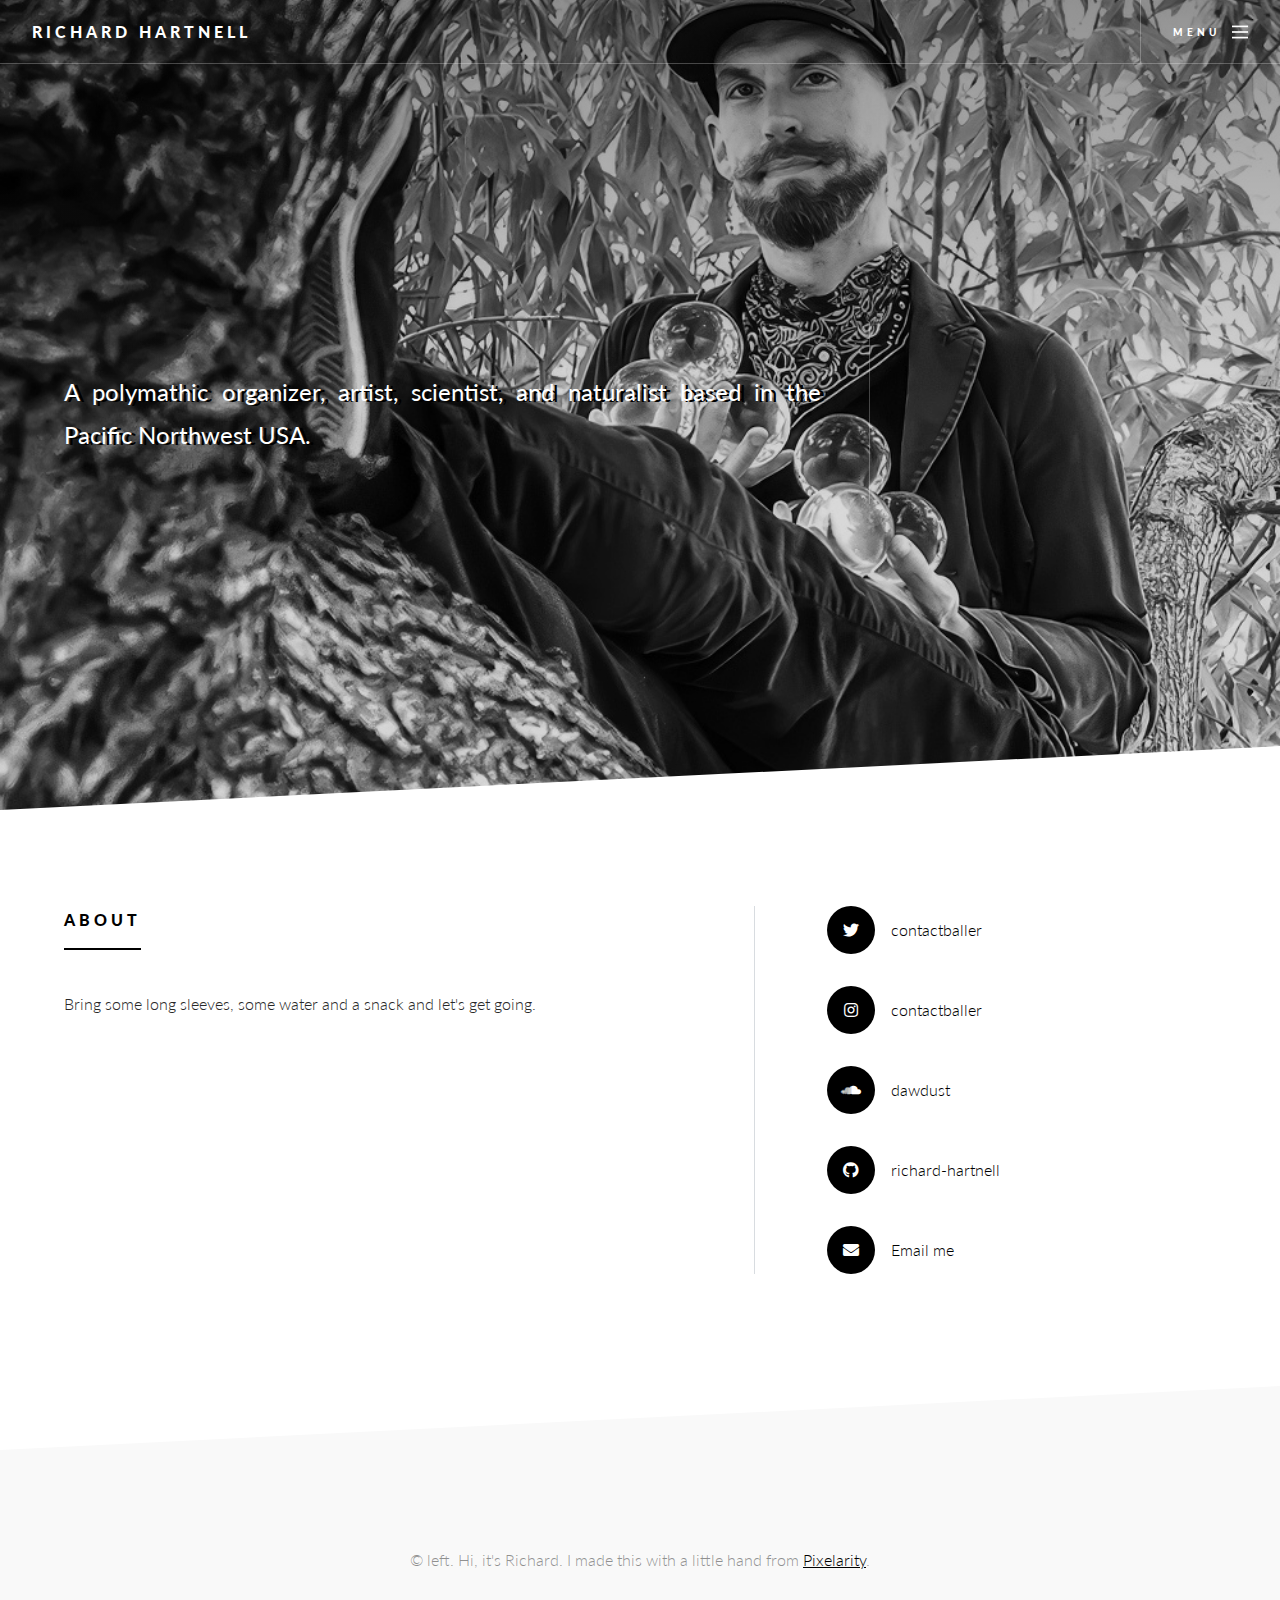
<file: index.html>
<!DOCTYPE HTML>
<!--
	Standout by Pixelarity
	pixelarity.com | hello@pixelarity.com
	License: pixelarity.com/license
-->
<html>
	<head>
		<title>Richard Hartnell</title>
		<meta charset="utf-8" />
		<meta name="viewport" content="width=device-width, initial-scale=1, user-scalable=no" />
		<link rel="stylesheet" href="assets/css/main.css" />
	</head>
	<body class="is-preload">

		<!-- Page wrapper -->
			<div id="page-wrapper">

				<!-- Header -->
					<header id="header" class="alt">
						<span class="logo"><a href="index.html">Richard Hartnell<span></span></a></span>
						<a href="#menu"><span>Menu</span></a>
					</header>

				<!-- Nav -->
					<nav id="menu">
						<div class="inner">
							<h2>Menu</h2>
							<ul class="links">
								<li><a href="index.html">Home</a></li>
								<li><a href="https://github.com/richard-hartnell">GitHub</a></li>
								<li><a href="https://www.linkedin.com/in/richard-hartnell/">LinkedIn</a></li>
								<li><a href="https://www.dawdust.com">Music</a></li>
								<li><a href="https://www.gravitydefiance.net">Circus</a></li>
							</ul>
							<a class="close"><span>Close</span></a>
						</div>
					</nav>

				<!-- Banner -->
					<section id="banner">
						<div class="inner">
							<!-- <h1>Richard Hartnell</h1> -->
							<div class="content" style="text-shadow: 4px 1px black">
								<p style="font-size: 1.5em">A polymathic organizer, artist, scientist, and naturalist based in the Pacific Northwest USA.</p>
								<ul class="actions special">
									<!-- <li><a href="portfolio.html" class="button large next">Our Work</a></li> -->
								</ul>
							</div>
						</div>
					</section>

				<!-- Footer -->
					<section id="footer" class="wrapper">
						<div class="inner">
							<div class="split">
								<div class="content">
									<header>
										<h2>About</h2>
									</header><p>
										Bring some long sleeves, some water and a snack and let's get going.</p>
									
									<!-- <ul class="actions">
										<li><a href="#" class="button next">Full Story</a></li>
									</ul> -->
								</div>
								<ul class="contact-icons">
									<li><a href="https://www.x.com/contactballer" class="icon brands alt fa-twitter"><span class="label">contactballer</span></a></li>
									<!-- <li><a href="#" class="icon brands alt fa-facebook-f"><span class="label">facebook.com/untitled</span></a></li> -->
									<li><a href="https://www.instagram.com/contactballer" class="icon brands alt fa-instagram"><span class="label">contactballer</span></a></li>
									<li><a href="https://www.soundcloud.com/dawdust" class="icon brands alt fa-soundcloud"><span class="label">dawdust</span></a></li>
									<li><a href="https://www.github.com/richard-hartnell" class="icon brands alt fa-github"><span class="label">richard-hartnell</span></a></li>
									<li><a href="mailto:richard@richardhartnell.com" class="icon solid alt fa-envelope"><span class="label">Email me</span></a></li>
								</ul>
							</div>
						</div>
					</section>

				<!-- Copyright -->
					<section class="wrapper style2 copyright">
						<div class="inner">
							&copy; left. Hi, it's Richard. I made this with a little hand from <a href="https://www.pixelarity.com">Pixelarity</a>.
						</div>
					</section>

			</div>

		<!-- Scripts -->
			<script src="assets/js/jquery.min.js"></script>
			<script src="assets/js/jquery.scrollex.min.js"></script>
			<script src="assets/js/jquery.scrolly.min.js"></script>
			<script src="assets/js/browser.min.js"></script>
			<script src="assets/js/breakpoints.min.js"></script>
			<script src="assets/js/util.js"></script>
			<script src="assets/js/main.js"></script>

	</body>
</html>
</file>
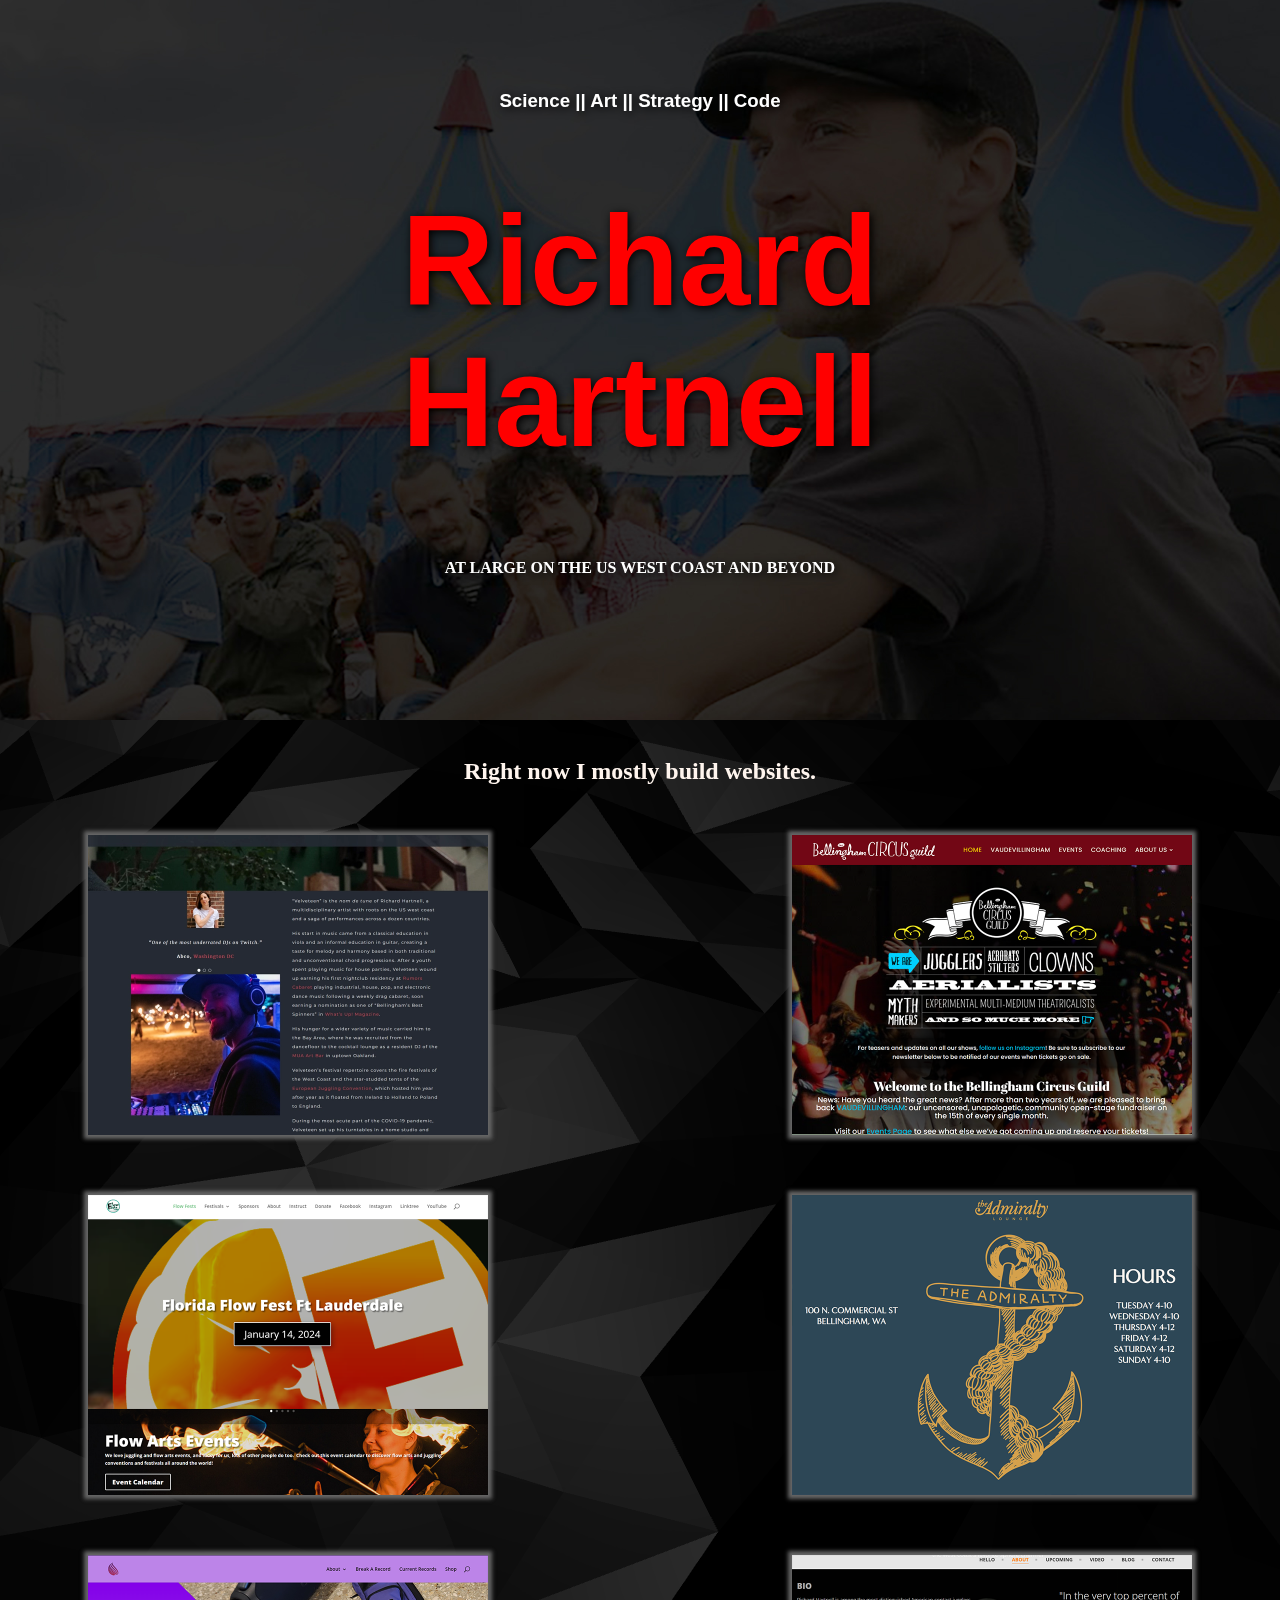
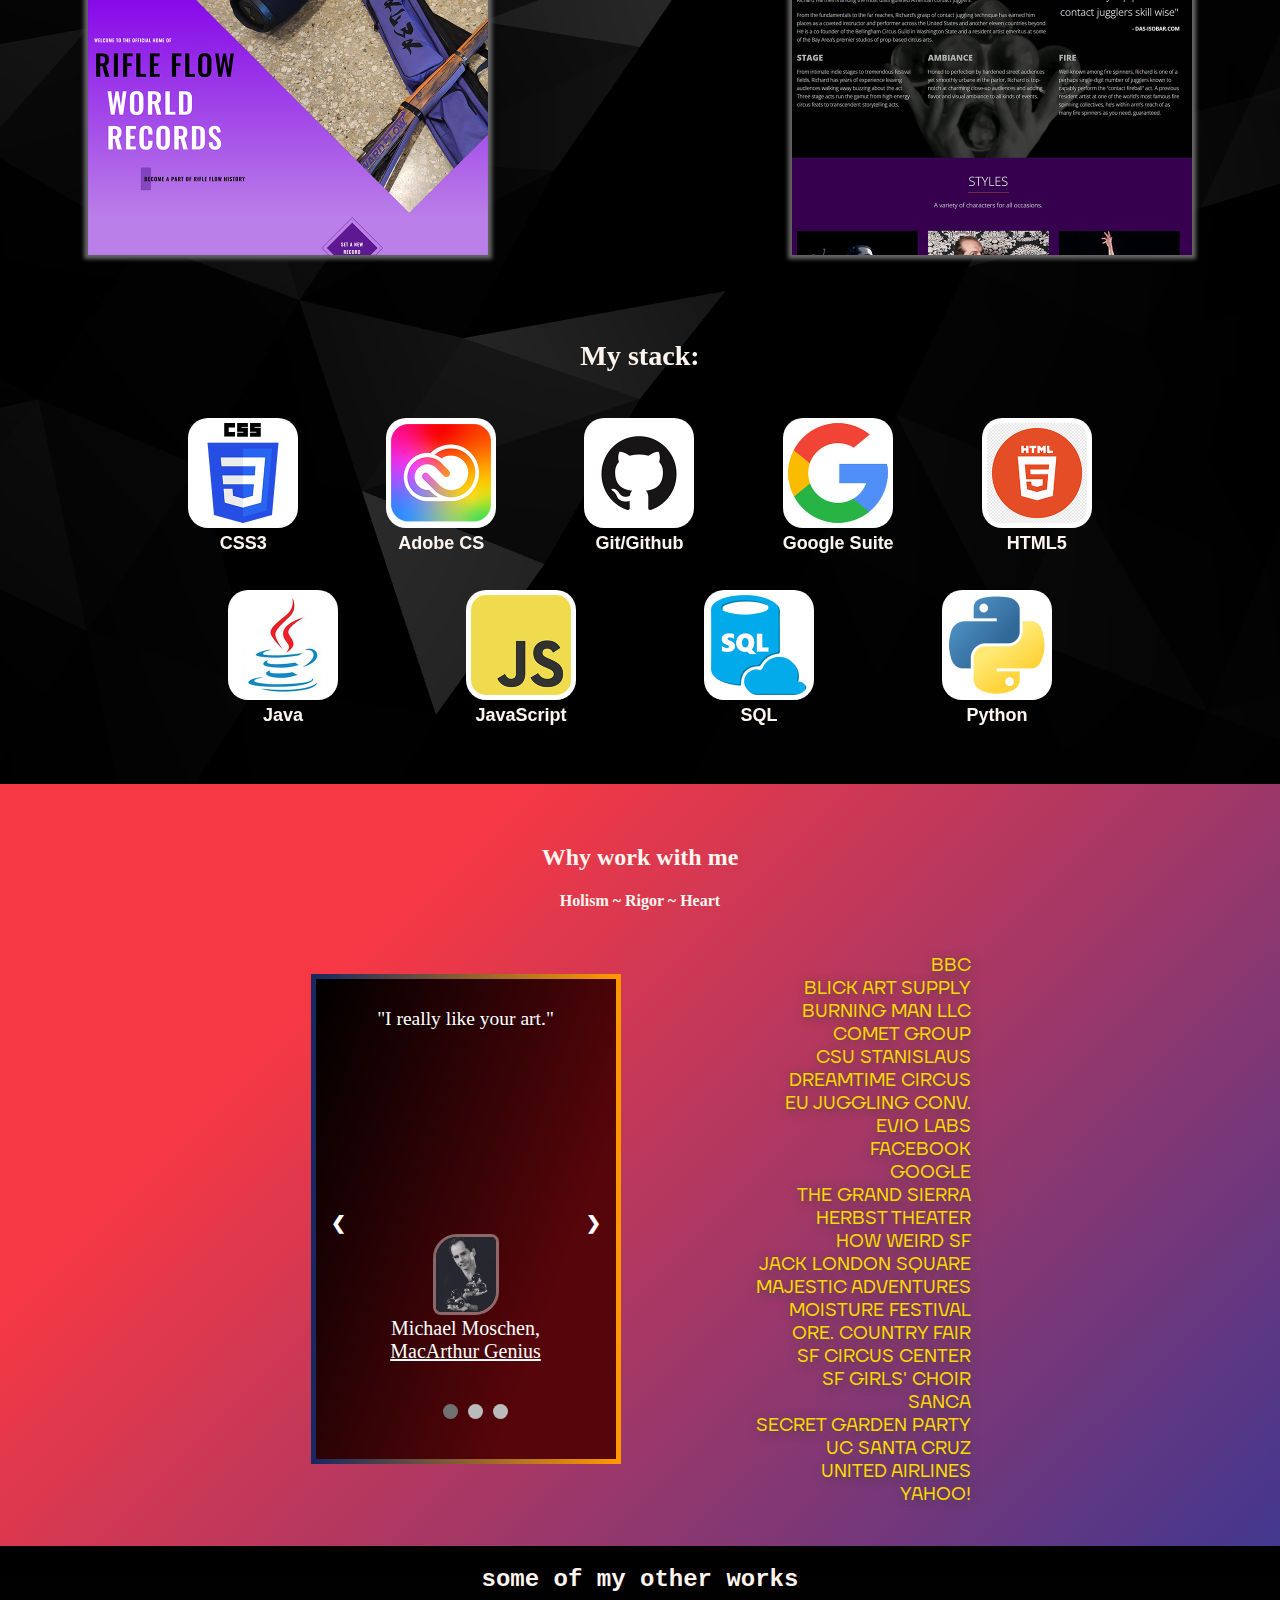
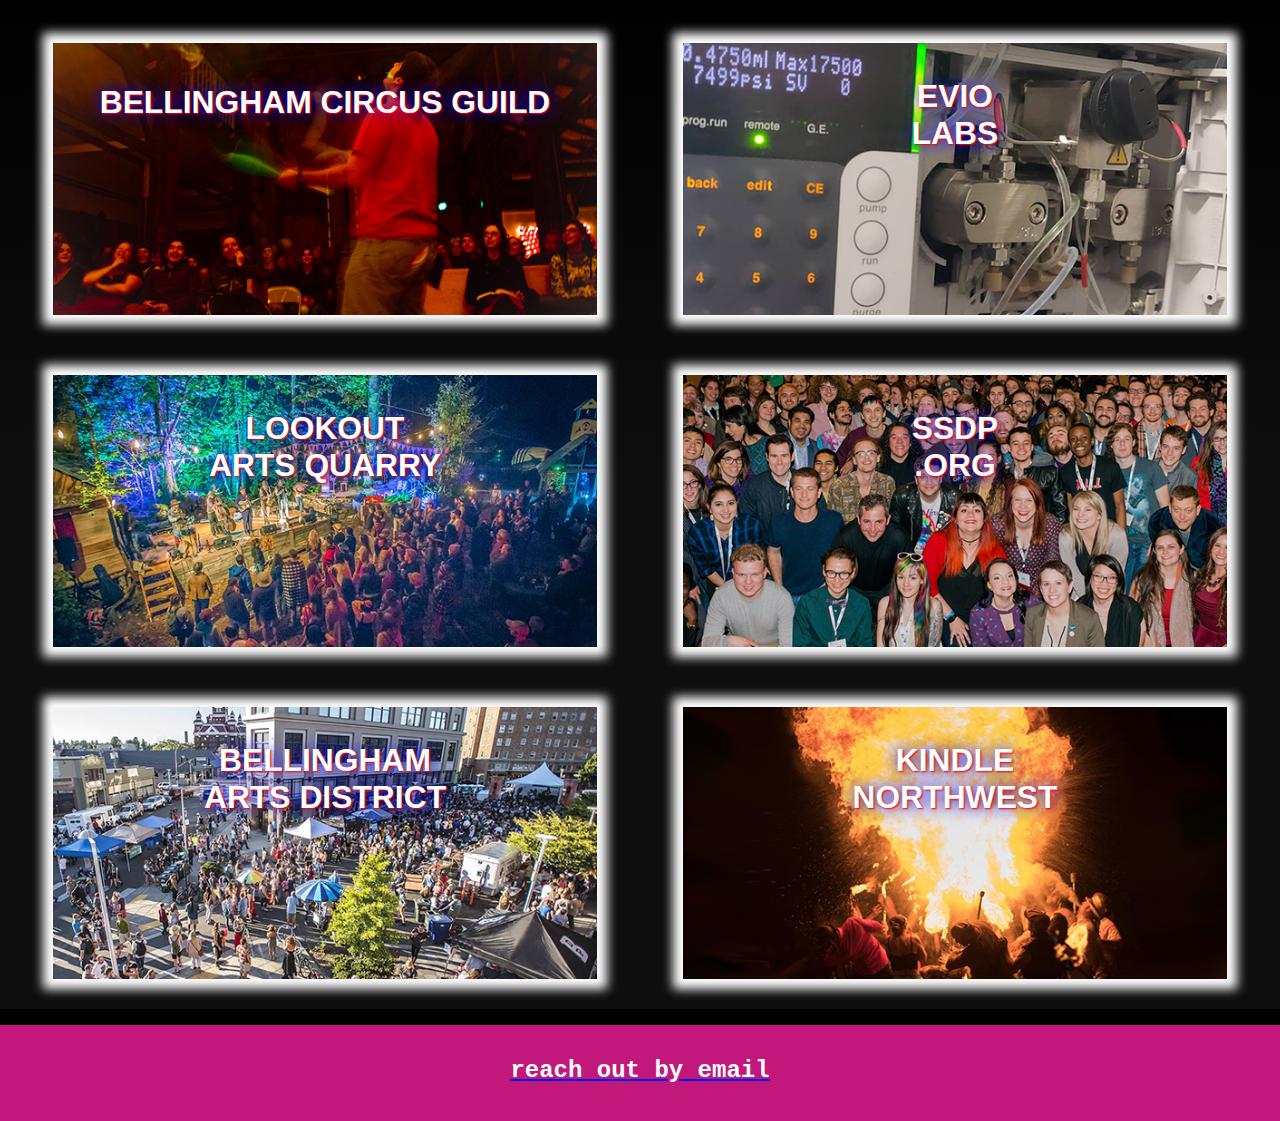
<file: old-site/index.html>
<!DOCTYPE html>
<html lang="en">
<head>
    <meta charset="UTF-8">
    <meta name="title" content="Science || Art || Strategy || Code">
    <meta name="og:title" content="Science || Art || Strategy || Code">
    <meta property="og:image" itemprop="image" content="Richard-Hartnell-Thumbnail.jpg">
    <meta property="image" itemprop="image" content="https://richard-hartnell.github.io/Richard-Hartnell-Thumbnail.jpg">
    <meta property="type" content="website">
    <meta http-equiv="X-UA-Compatible" content="IE=edge">
    <meta name="viewport" content="width=device-width, initial-scale=1.0">
    <title>Richard Hartnell</title>
    <link rel="stylesheet" href="style.css">
</head>
<body>
    <section id="header">
        <div id="headertext">
            <h3>Science || Art || Strategy || Code</h3>
            <h1>Richard<br>Hartnell</h1>
            <h5>At large on the US west coast and beyond</h5>
        </div>
    </section>
    <main>
        <!-- <div class="separator top">
        </div> -->
        <!-- <section id="byline">
            <h4>A LITTLE BIT OF EVERYTHING</h4>
            <aside>
                <div class="col leftside">
                    <p>arts</p>
                    <p>science</p>
                </div>
                <div id="vertical"></div>
                <div class="col rightside">
                    <p>people</p>
                    <p>code</p>
                </div>
            </aside>
        </section> -->
        <section id="websites">
            <br>
            <h2>Right now I mostly build websites.<h2>
            <div id="websites-slides">
                <a href="https://www.rifleflowrecords.com" target="_blank"><figcaption id="rifleflow">
                </figcaption></a>
                <a href="https://www.gravitydefiance.net" target="_blank"><figcaption id="gravitydefiance">
                </figcaption></a>
                <a href="https://www.flowfests.com" target="_blank"><figcaption id="flowfests">
                </figcaption></a>
                <a href="https://www.theadmiraltylounge.com" target="_blank"><figcaption id="admiralty">
                </figcaption></a>
                <a href="https://www.djvelveteen.com" target="_blank"><figcaption id="djv">
                </figcaption></a>
                <a href="https://www.bellinghamcircusguild.com" target="_blank"><figcaption id="bcg">
                </figcaption></a>
            </div>
            <br>
            <span style="align-items: center;">
                <h3>My stack:</h3>
                <span id="stack">
                    <figure class="stack-fig"><img src="images/stack-logos/css200.webp"><br>CSS3</figure>
                    <figure class="stack-fig"><img src="images/stack-logos/csuite200.webp"><br>Adobe CS</figure>
                    <figure class="stack-fig"><img src="images/stack-logos/github200.webp"><br>Git/Github</figure>
                    <figure class="stack-fig"><img src="images/stack-logos/gsuite200.webp"><br>Google Suite</figure>
                    <figure class="stack-fig"><img src="images/stack-logos/html200.webp"><br>HTML5</figure>
                    <figure class="stack-fig"><img src="images/stack-logos/java200.webp"><br>Java</figure>
                    <figure class="stack-fig"><img src="images/stack-logos/js200.webp"><br>JavaScript</figure>
                    <figure class="stack-fig"><img src="images/stack-logos/mysql200.webp"><br>SQL</figure>
                    <figure class="stack-fig"><img src="images/stack-logos/python200.webp"><br>Python</figure>
                </span>
                


            </span>
            
        </section>
        <div id="lowermain">
            <section id="whyme">
                <div id="whyme-head">
                    <h2>Why work with me</h2>
                    <h4>Holism ~ Rigor ~ Heart</h4>            
                </div>
                <div id="whyme-sectioned">
                    <div class="slideshow-container">
                        <div id="slide-centerer">
                            <div class="mySlides fade bg1">
                            <blockquote class="text" id="michaelquote">"I really like your art."</blockquote>
                            <img src="./images/moschen.png">
                            <p class="designation">Michael Moschen, <br><A HREF="http://www.michaelmoschen.com" target="_blank">MacArthur Genius</a></p>
                            </div> <!-- .mySlides -->
                            <div class="mySlides fade bg2">
                            <blockquote class="text" id="casandraquote">"Richard's 'Neuroscience of Practice and Flow' workshop made that whole conference worth attending."</blockquote>
                            <img src="./images/casandra.png">
                            <p class="designation">Casandra Tanenbaum,<br><A HREF="https://www.flowfests.com" target="_blank">Flow Fests</a></p>
                            </div> <!-- .mySlides -->
                            <div class="mySlides fade bg3">
                            <blockquote class="text" id="polaquote">"If we could have you host <em>all</em> our shows at the EJC, we would."</blockquote>
                            <img src="./images/pola.png">
                            <p class="designation">Pola Brindle,<br><A HREF="https://www.eja.net" target="_blank">convention producer</a></p>
                            </div> <!-- .mySlides -->
                        </div>
                        <a class="prev" onclick="plusSlides(-1)">❮</a>
                        <a class="next" onclick="plusSlides(1)">❯</a>
                        <br>
                        <div style="text-align:center;">
                        <span class="dot dot1" onclick="currentSlide(1)"></span> 
                        <span class="dot dot2" onclick="currentSlide(2)"></span> 
                        <span class="dot dot3" onclick="currentSlide(3)"></span> 
                        </div>    
                    </div> <!-- .slideshow-container -->
                    <aside id="clients">
                        <br>
                        BBC<br>Blick Art Supply<br>Burning
                        Man LLC<br>Comet Group<br>CSU Stanislaus<br>Dreamtime
                        Circus<br>EU Juggling Conv.<br>EVIO Labs<br>Facebook<br>Google<br>The Grand Sierra<br>Herbst
                        Theater<br>How Weird SF<br>Jack London Square<br>Majestic Adventures<br>Moisture Festival<br>Ore. Country Fair<br>
                        SF Circus Center<br>SF Girls' Choir<br>SANCA<br>
                        Secret Garden Party<br>UC Santa Cruz<br>United Airlines<br>Yahoo!
                    </aside>
                </div>
            </section>
            <section id="portfolio">
                <h2 id="works">some of my other works</h2>
                <figure id="portfolio-slides">
                    <figcaption id="circusguild">
                        <h3>Bellingham Circus Guild</h3>
                        <br>
                        <h4><span>I co-founded this once-tiny,
                            now beloved town darling.
                        </span>
                        </h4>
                    </figcaption>
                    <figcaption id="evio">
                        <h3>EVIO<br>Labs</h3>
                        <br>
                        <h4><span>I hunted contaminants using<br>
                            qPCR and LS/MSMS.</span>
                        </h4>
                    </figcaption>
                    <figcaption id="quarry">
                        <h3>Lookout<br>Arts Quarry
                        </h3>
                        <br>
                        <h4><span>I fundraise for this naturalistic
                            arts venue.
                        </span>
                        </h4>
                    </figcaption>
                    <figcaption id="ssdp">
                        <h3>SSDP<br>.ORG</h3>
                        <br>
                        <h4><span>I prevented dozens of overdoses
                            and advanced new policy.</span>
                        </h4>
                    </figcaption>
                    <figcaption id="bdamn">
                        <h3>Bellingham<br>Arts District</h3>
                        <br>
                        <h4><span>We lobbied together to 
                            protect venues for the arts.</span>
                        </h4>
                    </figcaption>
                    <figcaption id="knw">
                        <h3>Kindle<br>Northwest</h3>
                        <br>
                        <h4><span>Organizing a curriculum at the west 
                            coast's premier fire festival.</span>
                        </h4>
                    </figcaption>
                </figure>
            </section>
            <a href="mailto: richard@richardhartnell.com"><section id="resume-contact">
                <div id="resume">
                    <h4>reach out by email</h4>
                </div>
                <div id="contact">
                </div>
            </section></a>
        </div>
    </main>
</body>
<script src="script.js"></script>
<script src="three.r134.min.js"></script>
<script src="vanta.waves.min.js"></script>
<script>VANTA.WAVES({
  el: "#websites",
  mouseControls: false,
  touchControls: false,
  gyroControls: false,
  minHeight: 100,
  minWidth: 100,
  scale: 1.0,
  scaleMobile: 1.00,
  color: 0x0,
  zoom: 0.5,
})</script>
</html>
</file>
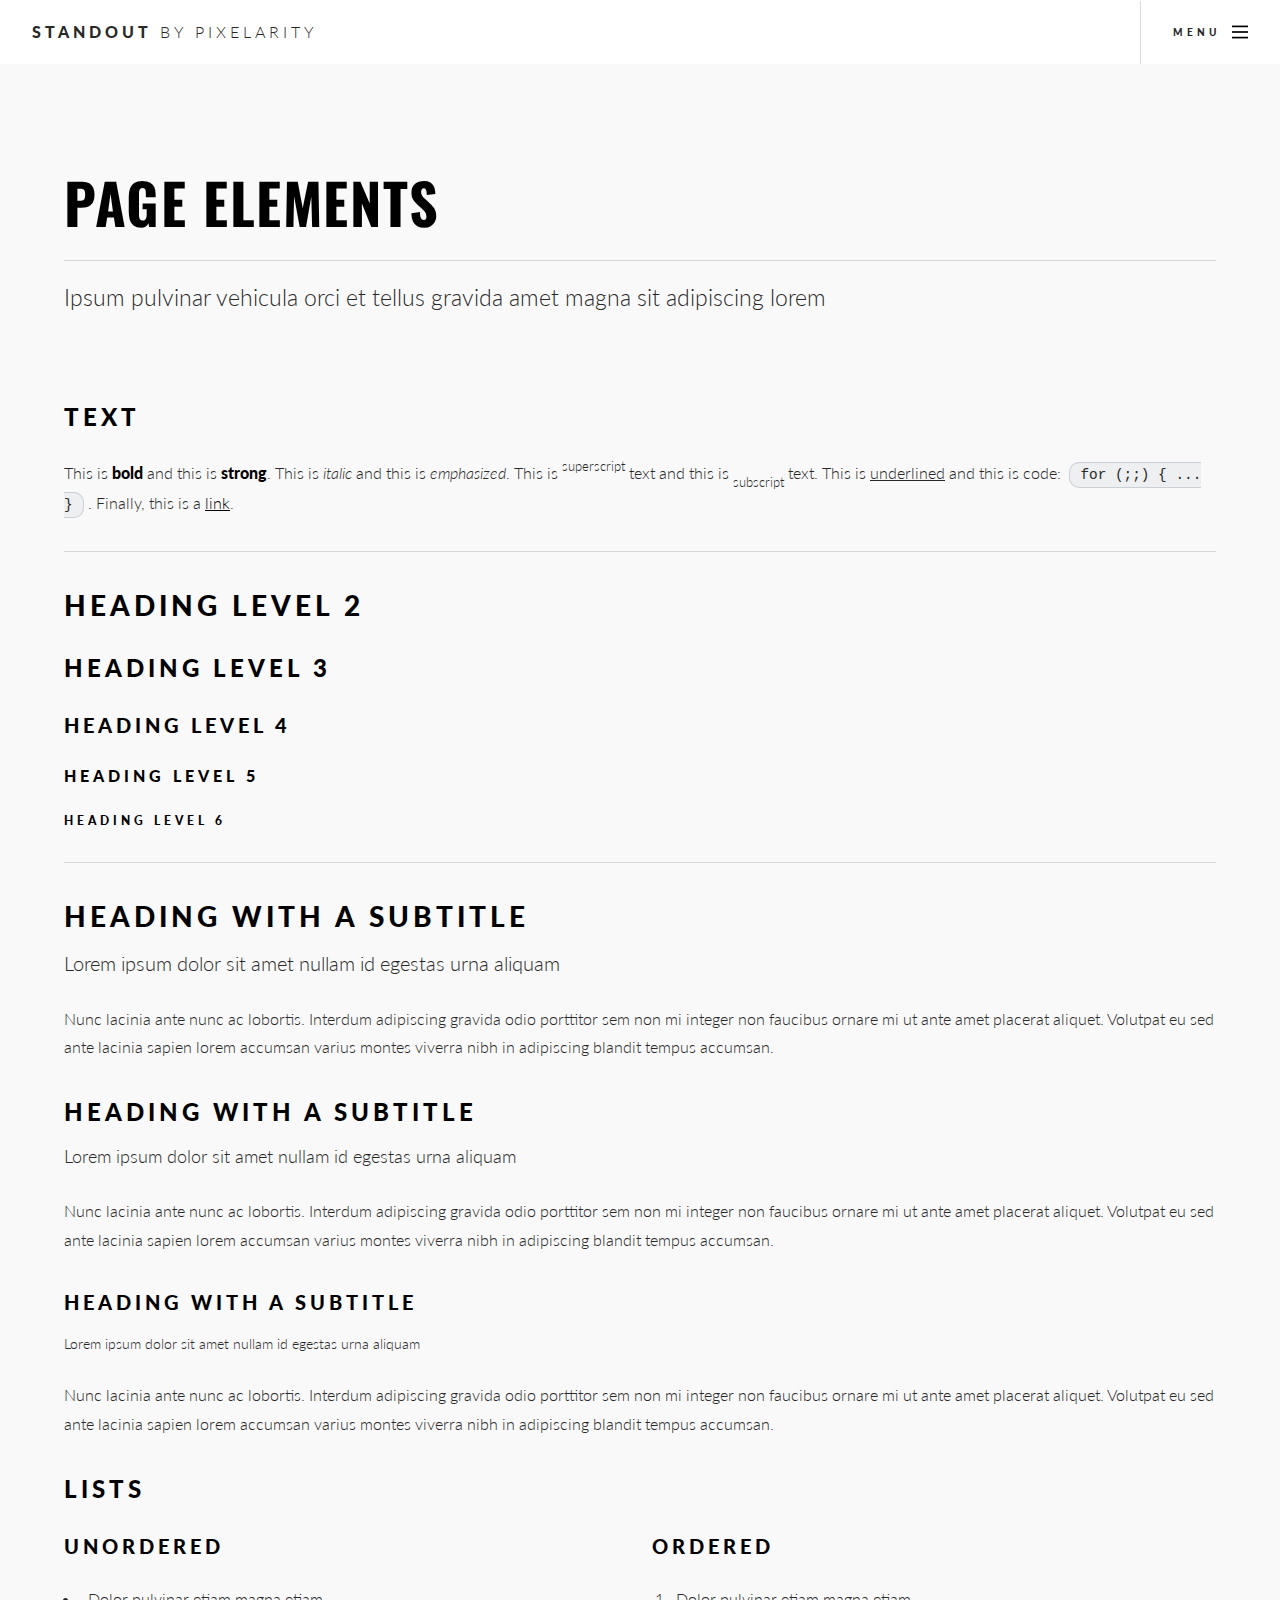
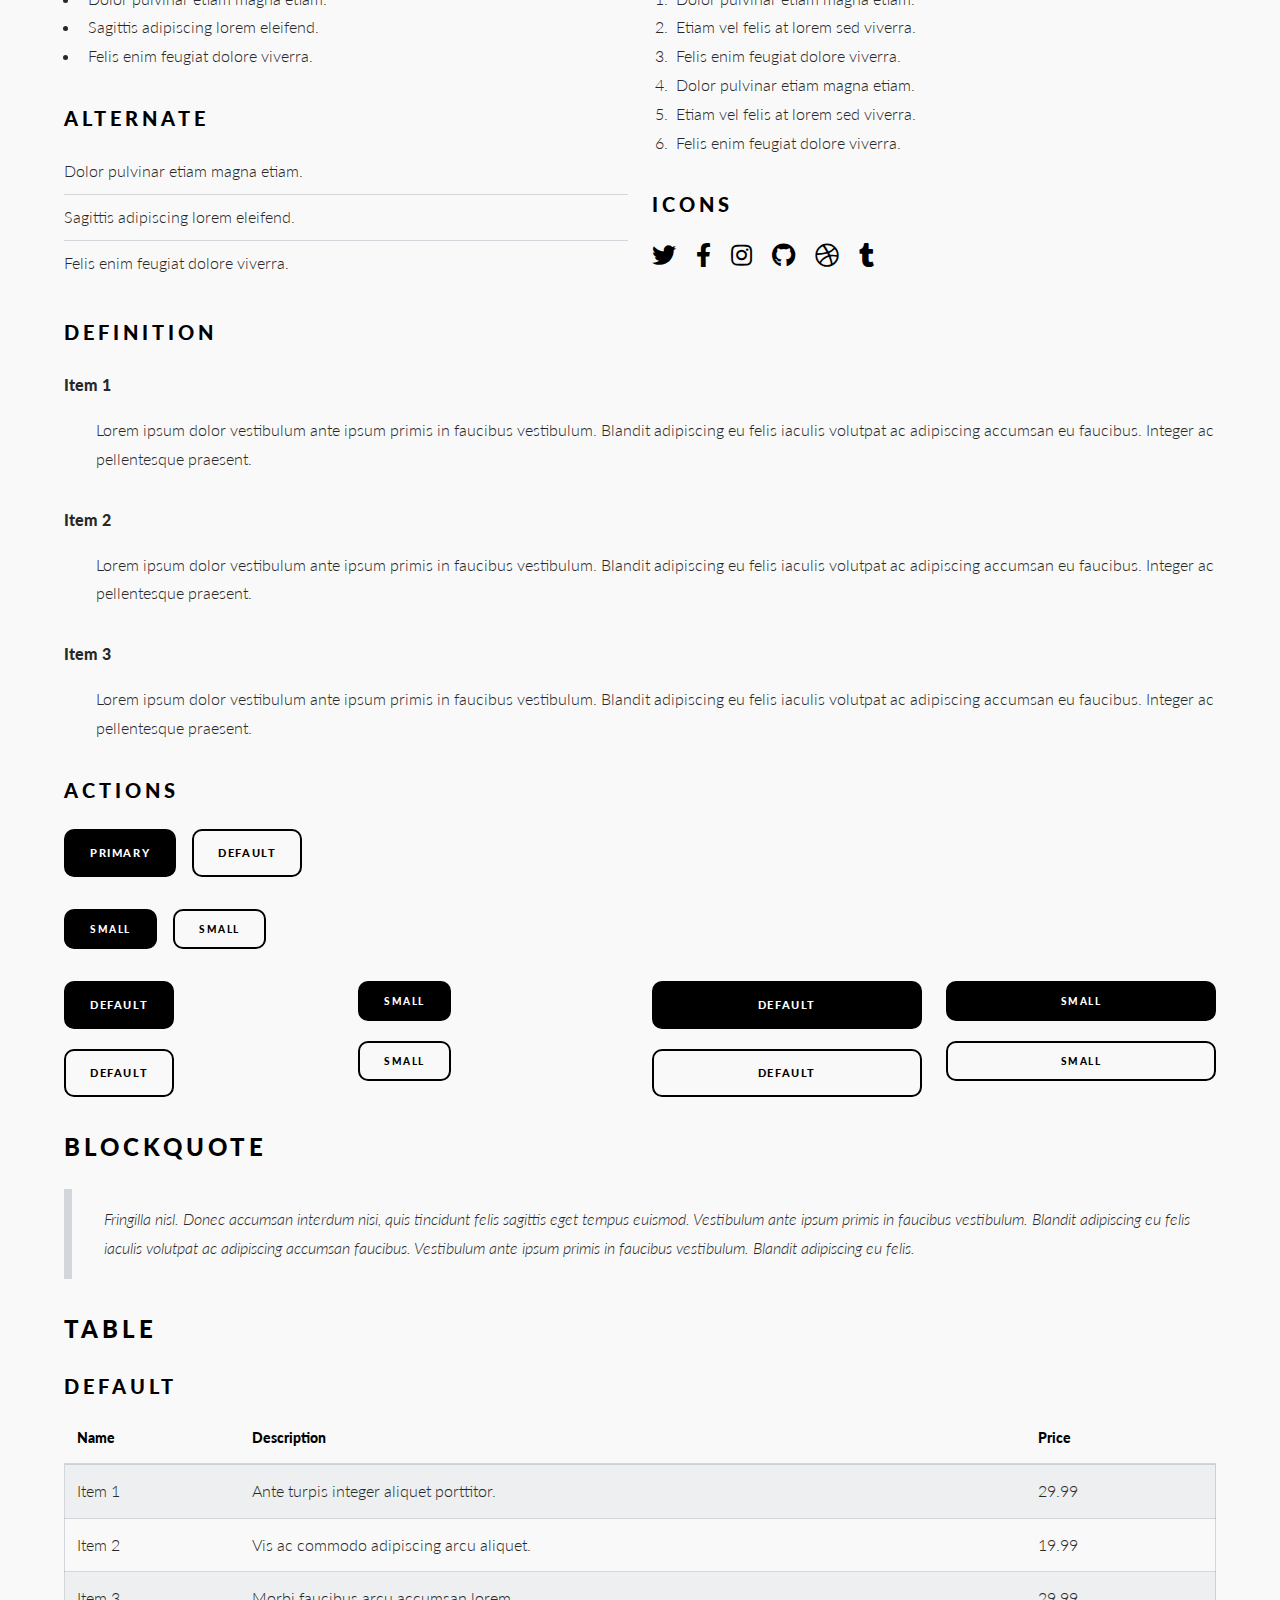
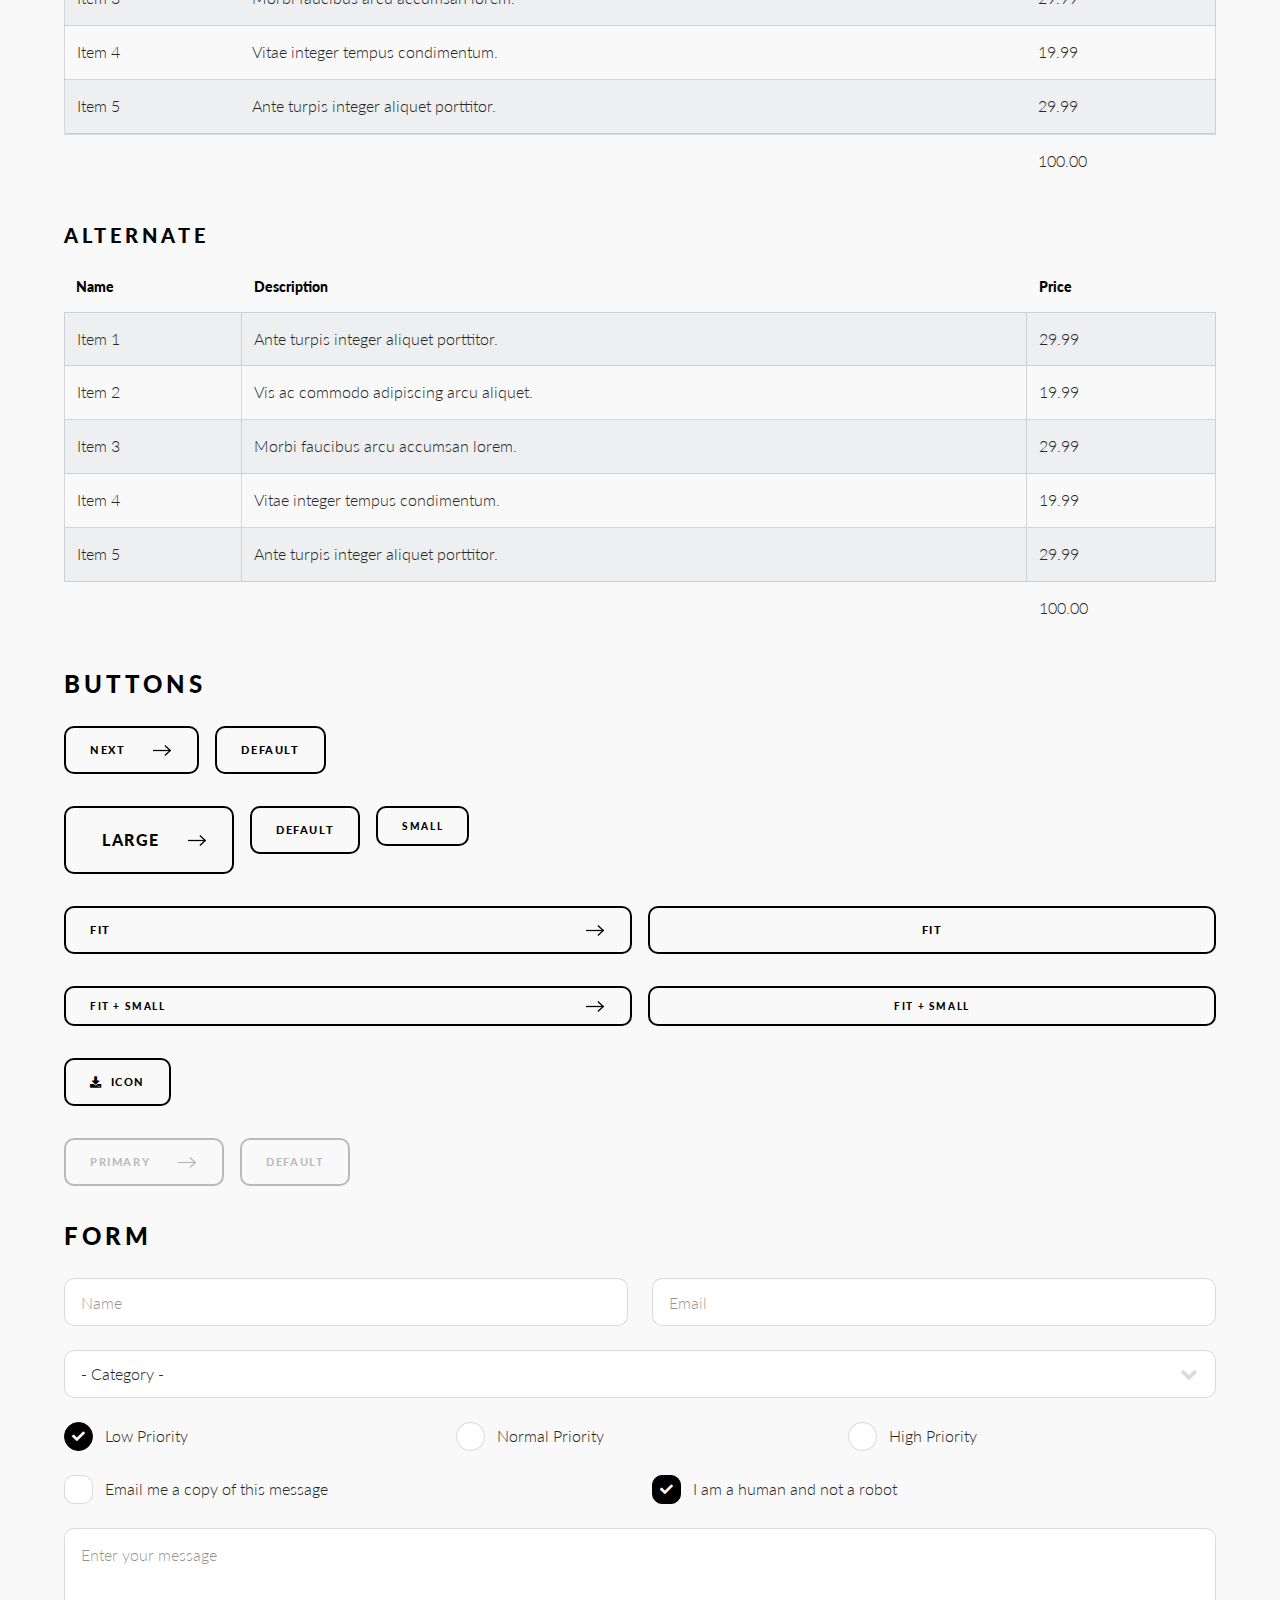
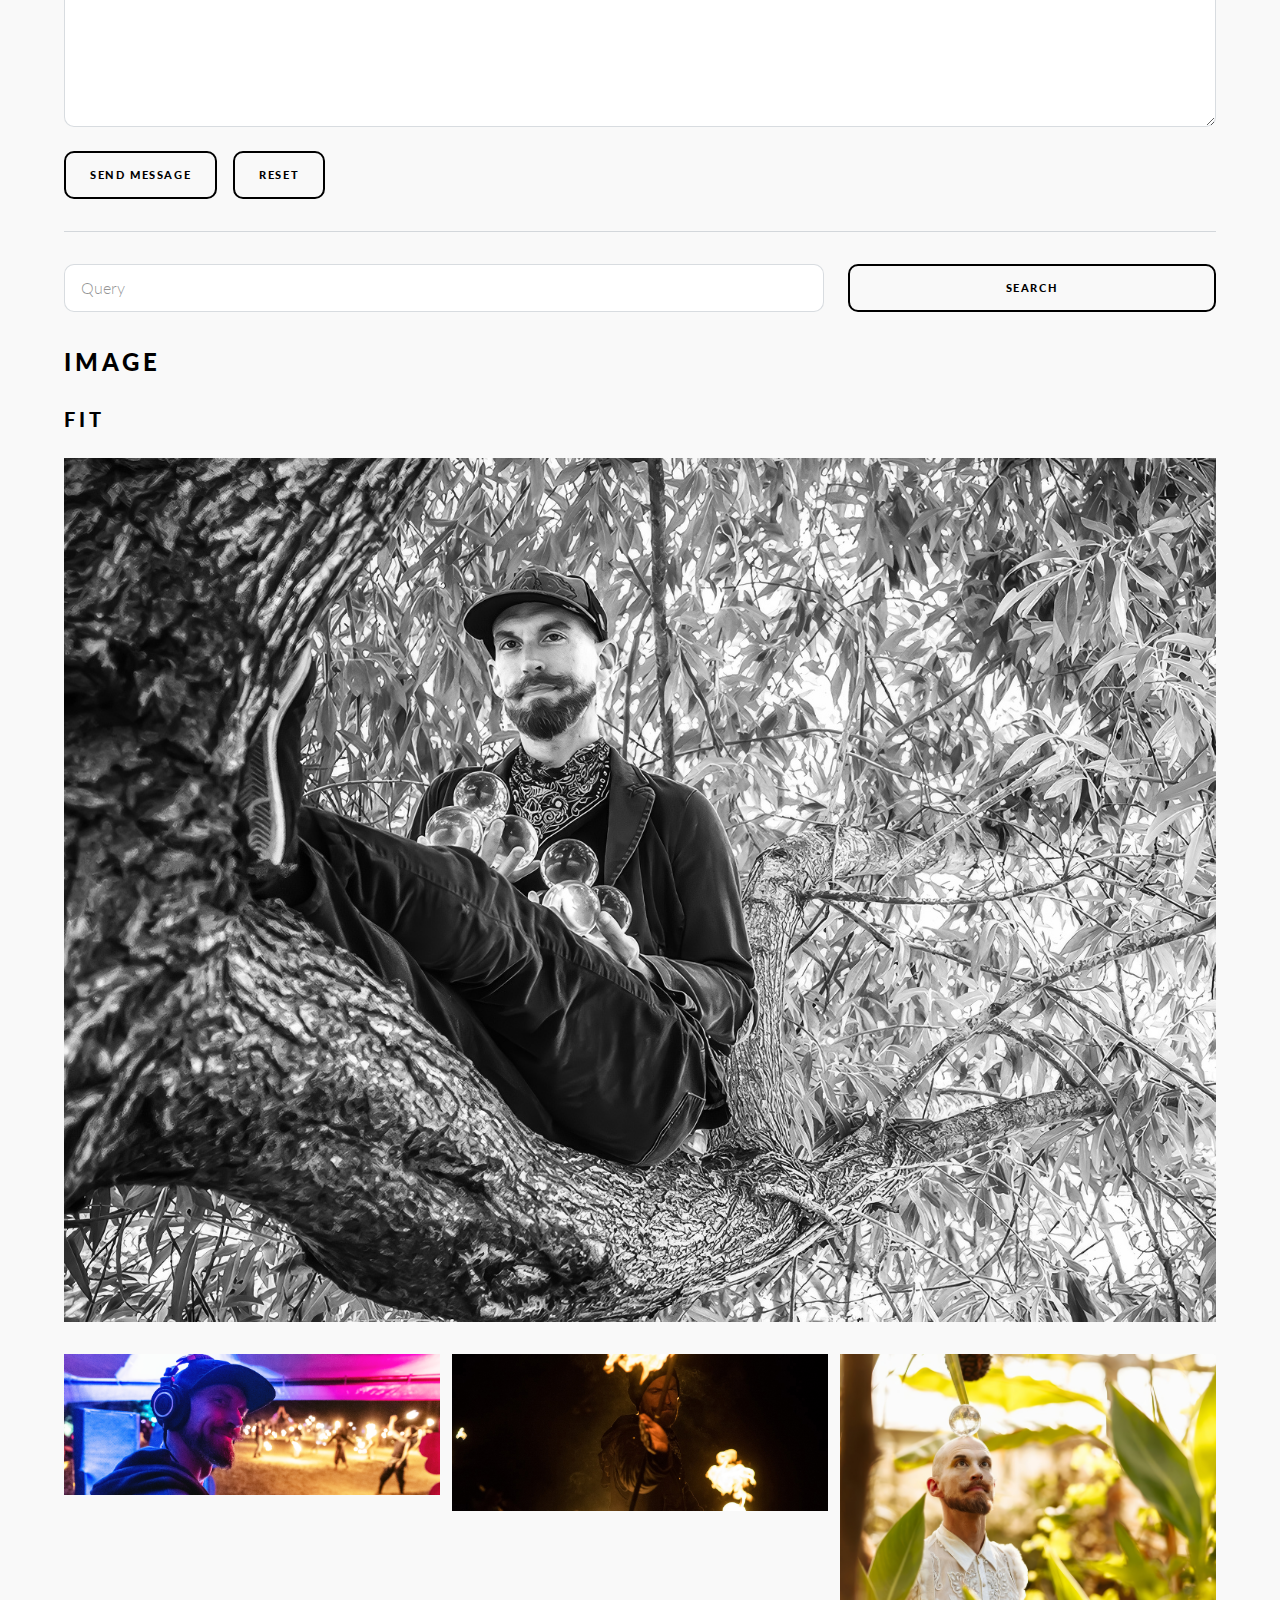
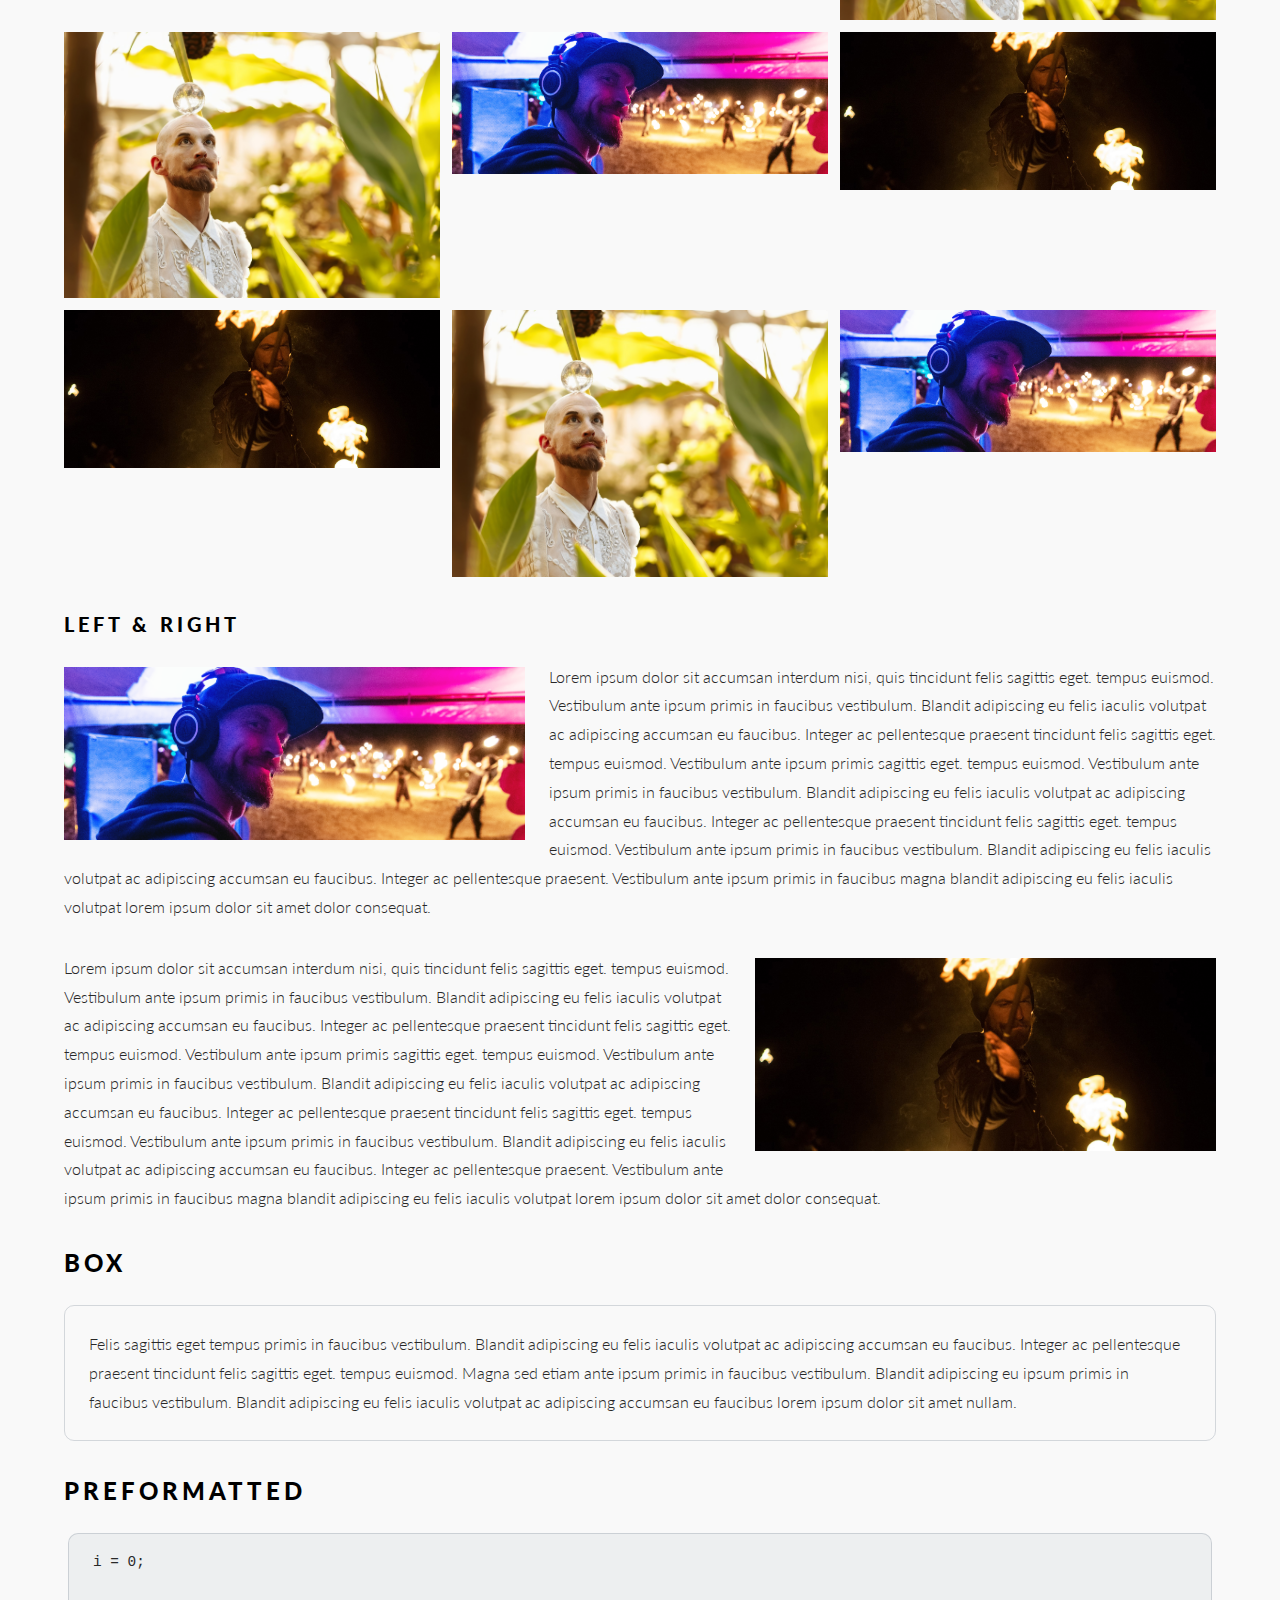
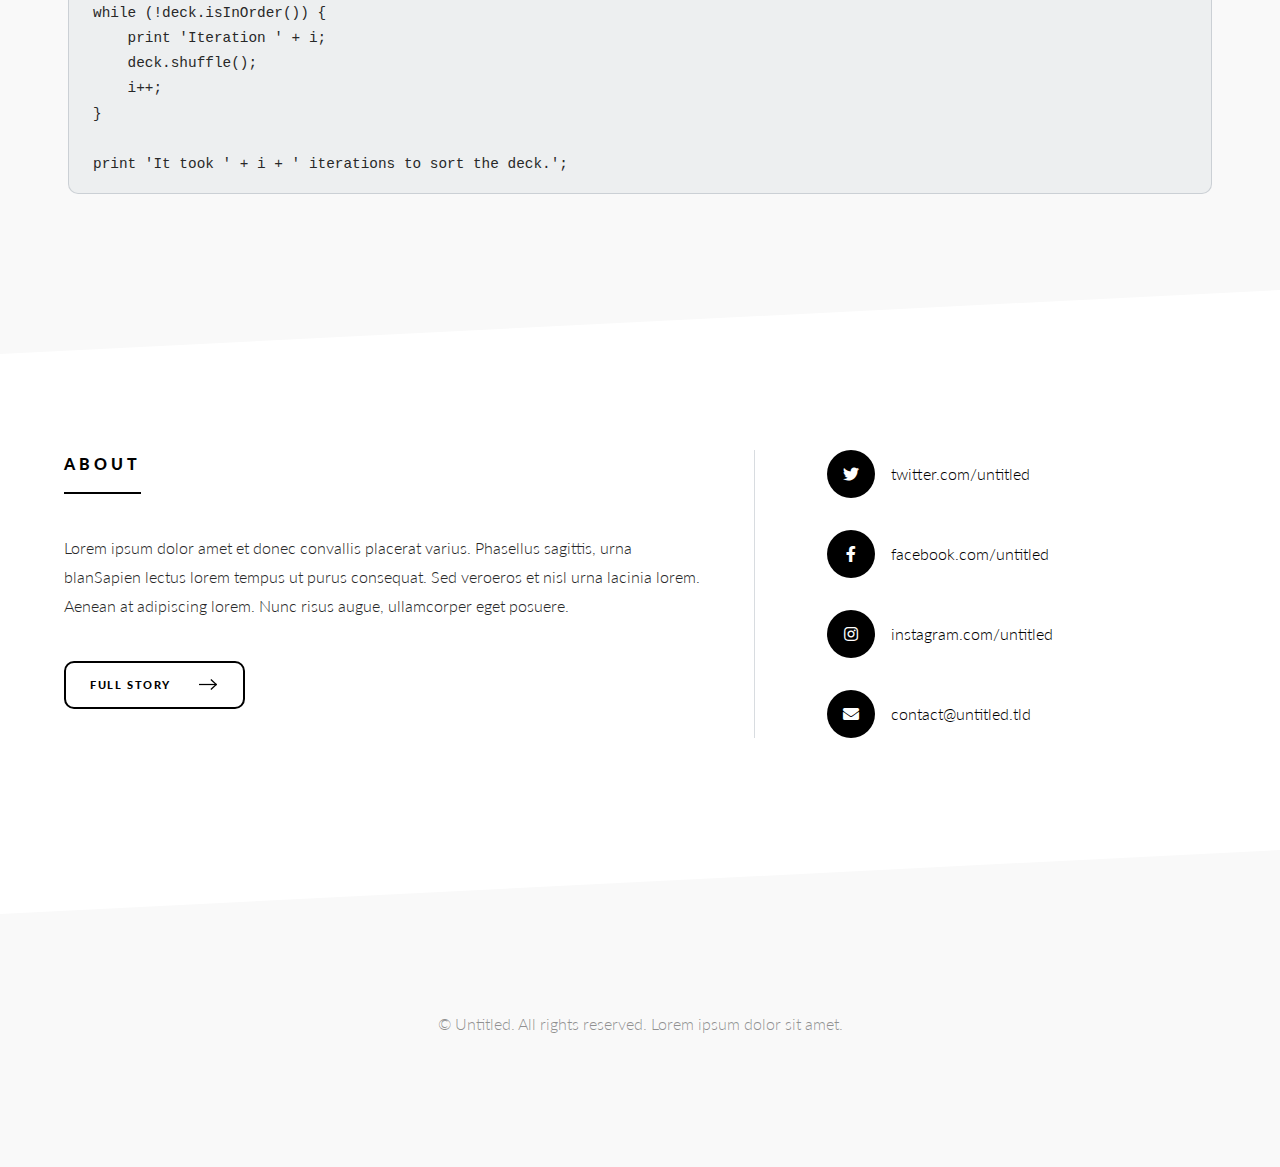
<file: elements.html>
<!DOCTYPE HTML>
<!--
	Standout by Pixelarity
	pixelarity.com | hello@pixelarity.com
	License: pixelarity.com/license
-->
<html>
	<head>
		<title>Untitled</title>
		<meta charset="utf-8" />
		<meta name="viewport" content="width=device-width, initial-scale=1, user-scalable=no" />
		<link rel="stylesheet" href="assets/css/main.css" />
	</head>
	<body class="is-preload">

		<!-- Page wrapper -->
			<div id="page-wrapper">

				<!-- Header -->
					<header id="header">
						<span class="logo"><a href="index.html">Standout <span>by Pixelarity</span></a></span>
						<a href="#menu"><span>Menu</span></a>
					</header>

				<!-- Nav -->
					<nav id="menu">
						<div class="inner">
							<h2>Menu</h2>
							<ul class="links">
								<li><a href="index.html">Home</a></li>
								<li><a href="portfolio.html">Portfolio</a></li>
								<li><a href="generic.html">Generic</a></li>
								<li><a href="elements.html">Elements</a></li>
							</ul>
							<a class="close"><span>Close</span></a>
						</div>
					</nav>

				<!-- Main -->
					<section id="main" class="wrapper style2">
						<div class="inner">

							<!-- Content -->
								<header class="major special">
									<h1>Page Elements</h1>
									<p>Ipsum pulvinar vehicula orci et tellus gravida amet magna sit adipiscing lorem</p>
								</header>

							<!-- Elements -->
								<div class="row gtr-200">
									<div class="col-12">

										<!-- Text stuff -->
											<h3>Text</h3>
											<p>This is <b>bold</b> and this is <strong>strong</strong>. This is <i>italic</i> and this is <em>emphasized</em>.
											This is <sup>superscript</sup> text and this is <sub>subscript</sub> text.
											This is <u>underlined</u> and this is code: <code>for (;;) { ... }</code>.
											Finally, this is a <a href="#">link</a>.</p>
											<hr />
											<h2>Heading Level 2</h2>
											<h3>Heading Level 3</h3>
											<h4>Heading Level 4</h4>
											<h5>Heading Level 5</h5>
											<h6>Heading Level 6</h6>
											<hr />
											<header>
												<h2>Heading with a Subtitle</h2>
												<p>Lorem ipsum dolor sit amet nullam id egestas urna aliquam</p>
											</header>
											<p>Nunc lacinia ante nunc ac lobortis. Interdum adipiscing gravida odio porttitor sem non mi integer non faucibus ornare mi ut ante amet placerat aliquet. Volutpat eu sed ante lacinia sapien lorem accumsan varius montes viverra nibh in adipiscing blandit tempus accumsan.</p>
											<header>
												<h3>Heading with a Subtitle</h3>
												<p>Lorem ipsum dolor sit amet nullam id egestas urna aliquam</p>
											</header>
											<p>Nunc lacinia ante nunc ac lobortis. Interdum adipiscing gravida odio porttitor sem non mi integer non faucibus ornare mi ut ante amet placerat aliquet. Volutpat eu sed ante lacinia sapien lorem accumsan varius montes viverra nibh in adipiscing blandit tempus accumsan.</p>
											<header>
												<h4>Heading with a Subtitle</h4>
												<p>Lorem ipsum dolor sit amet nullam id egestas urna aliquam</p>
											</header>
											<p>Nunc lacinia ante nunc ac lobortis. Interdum adipiscing gravida odio porttitor sem non mi integer non faucibus ornare mi ut ante amet placerat aliquet. Volutpat eu sed ante lacinia sapien lorem accumsan varius montes viverra nibh in adipiscing blandit tempus accumsan.</p>

										<!-- Lists -->
											<h3>Lists</h3>
											<div class="row">
												<div class="col-6 col-12-small">

													<h4>Unordered</h4>
													<ul>
														<li>Dolor pulvinar etiam magna etiam.</li>
														<li>Sagittis adipiscing lorem eleifend.</li>
														<li>Felis enim feugiat dolore viverra.</li>
													</ul>

													<h4>Alternate</h4>
													<ul class="alt">
														<li>Dolor pulvinar etiam magna etiam.</li>
														<li>Sagittis adipiscing lorem eleifend.</li>
														<li>Felis enim feugiat dolore viverra.</li>
													</ul>
												</div>
												<div class="col-6 col-12-small">
													<h4>Ordered</h4>
													<ol>
														<li>Dolor pulvinar etiam magna etiam.</li>
														<li>Etiam vel felis at lorem sed viverra.</li>
														<li>Felis enim feugiat dolore viverra.</li>
														<li>Dolor pulvinar etiam magna etiam.</li>
														<li>Etiam vel felis at lorem sed viverra.</li>
														<li>Felis enim feugiat dolore viverra.</li>
													</ol>
													<h4>Icons</h4>
													<ul class="icons">
														<li><a href="#" class="icon brands fa-twitter"><span class="label">Twitter</span></a></li>
														<li><a href="#" class="icon brands fa-facebook-f"><span class="label">Facebook</span></a></li>
														<li><a href="#" class="icon brands fa-instagram"><span class="label">Instagram</span></a></li>
														<li><a href="#" class="icon brands fa-github"><span class="label">Github</span></a></li>
														<li><a href="#" class="icon brands fa-dribbble"><span class="label">Dribbble</span></a></li>
														<li><a href="#" class="icon brands fa-tumblr"><span class="label">Tumblr</span></a></li>
													</ul>
												</div>
											</div>
											<h4>Definition</h4>
											<dl>
												<dt>Item 1</dt>
												<dd>
													<p>Lorem ipsum dolor vestibulum ante ipsum primis in faucibus vestibulum. Blandit adipiscing eu felis iaculis volutpat ac adipiscing accumsan eu faucibus. Integer ac pellentesque praesent.</p>
												</dd>
												<dt>Item 2</dt>
												<dd>
													<p>Lorem ipsum dolor vestibulum ante ipsum primis in faucibus vestibulum. Blandit adipiscing eu felis iaculis volutpat ac adipiscing accumsan eu faucibus. Integer ac pellentesque praesent.</p>
												</dd>
												<dt>Item 3</dt>
												<dd>
													<p>Lorem ipsum dolor vestibulum ante ipsum primis in faucibus vestibulum. Blandit adipiscing eu felis iaculis volutpat ac adipiscing accumsan eu faucibus. Integer ac pellentesque praesent.</p>
												</dd>
											</dl>
											<h4>Actions</h4>
											<ul class="actions">
												<li><a href="#" class="button primary">Primary</a></li>
												<li><a href="#" class="button">Default</a></li>
											</ul>
											<ul class="actions small">
												<li><a href="#" class="button primary small">Small</a></li>
												<li><a href="#" class="button small">Small</a></li>
											</ul>
											<div class="row">
												<div class="col-3 col-12-small">
													<ul class="actions stacked">
														<li><a href="#" class="button primary">Default</a></li>
														<li><a href="#" class="button">Default</a></li>
													</ul>
												</div>
												<div class="col-3 col-12-small">
													<ul class="actions stacked">
														<li><a href="#" class="button primary small">Small</a></li>
														<li><a href="#" class="button small">Small</a></li>
													</ul>
												</div>
												<div class="col-3 col-12-small">
													<ul class="actions stacked">
														<li><a href="#" class="button primary fit">Default</a></li>
														<li><a href="#" class="button fit">Default</a></li>
													</ul>
												</div>
												<div class="col-3 col-12-small">
													<ul class="actions stacked">
														<li><a href="#" class="button primary small fit">Small</a></li>
														<li><a href="#" class="button small fit">Small</a></li>
													</ul>
												</div>
											</div>

										<!-- Blockquote -->
											<h3>Blockquote</h3>
											<blockquote>Fringilla nisl. Donec accumsan interdum nisi, quis tincidunt felis sagittis eget tempus euismod. Vestibulum ante ipsum primis in faucibus vestibulum. Blandit adipiscing eu felis iaculis volutpat ac adipiscing accumsan faucibus. Vestibulum ante ipsum primis in faucibus vestibulum. Blandit adipiscing eu felis.</blockquote>

										<!-- Table -->
											<h3>Table</h3>

											<h4>Default</h4>
											<div class="table-wrapper">
												<table>
													<thead>
														<tr>
															<th>Name</th>
															<th>Description</th>
															<th>Price</th>
														</tr>
													</thead>
													<tbody>
														<tr>
															<td>Item 1</td>
															<td>Ante turpis integer aliquet porttitor.</td>
															<td>29.99</td>
														</tr>
														<tr>
															<td>Item 2</td>
															<td>Vis ac commodo adipiscing arcu aliquet.</td>
															<td>19.99</td>
														</tr>
														<tr>
															<td>Item 3</td>
															<td> Morbi faucibus arcu accumsan lorem.</td>
															<td>29.99</td>
														</tr>
														<tr>
															<td>Item 4</td>
															<td>Vitae integer tempus condimentum.</td>
															<td>19.99</td>
														</tr>
														<tr>
															<td>Item 5</td>
															<td>Ante turpis integer aliquet porttitor.</td>
															<td>29.99</td>
														</tr>
													</tbody>
													<tfoot>
														<tr>
															<td colspan="2"></td>
															<td>100.00</td>
														</tr>
													</tfoot>
												</table>
											</div>

											<h4>Alternate</h4>
											<div class="table-wrapper">
												<table class="alt">
													<thead>
														<tr>
															<th>Name</th>
															<th>Description</th>
															<th>Price</th>
														</tr>
													</thead>
													<tbody>
														<tr>
															<td>Item 1</td>
															<td>Ante turpis integer aliquet porttitor.</td>
															<td>29.99</td>
														</tr>
														<tr>
															<td>Item 2</td>
															<td>Vis ac commodo adipiscing arcu aliquet.</td>
															<td>19.99</td>
														</tr>
														<tr>
															<td>Item 3</td>
															<td> Morbi faucibus arcu accumsan lorem.</td>
															<td>29.99</td>
														</tr>
														<tr>
															<td>Item 4</td>
															<td>Vitae integer tempus condimentum.</td>
															<td>19.99</td>
														</tr>
														<tr>
															<td>Item 5</td>
															<td>Ante turpis integer aliquet porttitor.</td>
															<td>29.99</td>
														</tr>
													</tbody>
													<tfoot>
														<tr>
															<td colspan="2"></td>
															<td>100.00</td>
														</tr>
													</tfoot>
												</table>
											</div>

										<!-- Buttons -->
											<h3>Buttons</h3>
											<ul class="actions">
												<li><a href="#" class="button next">Next</a></li>
												<li><a href="#" class="button">Default</a></li>
											</ul>
											<ul class="actions">
												<li><a href="#" class="button next large">Large</a></li>
												<li><a href="#" class="button">Default</a></li>
												<li><a href="#" class="button small">Small</a></li>
											</ul>
											<ul class="actions fit">
												<li><a href="#" class="button next fit">Fit</a></li>
												<li><a href="#" class="button fit">Fit</a></li>
											</ul>
											<ul class="actions fit small">
												<li><a href="#" class="button next fit small">Fit + Small</a></li>
												<li><a href="#" class="button fit small">Fit + Small</a></li>
											</ul>
											<ul class="actions">
												<li><a href="#" class="button icon solid fa-download">Icon</a></li>
											</ul>
											<ul class="actions">
												<li><span class="button next disabled">Primary</span></li>
												<li><span class="button disabled">Default</span></li>
											</ul>

										<!-- Form -->
											<h3>Form</h3>

											<form method="post" action="#">
												<div class="row gtr-uniform">
													<div class="col-6 col-12-xsmall">
														<input type="text" name="demo-name" id="demo-name" value="" placeholder="Name" />
													</div>
													<div class="col-6 col-12-xsmall">
														<input type="email" name="demo-email" id="demo-email" value="" placeholder="Email" />
													</div>
													<!-- Break -->
													<div class="col-12">
														<select name="demo-category" id="demo-category">
															<option value="">- Category -</option>
															<option value="1">Manufacturing</option>
															<option value="1">Shipping</option>
															<option value="1">Administration</option>
															<option value="1">Human Resources</option>
														</select>
													</div>
													<!-- Break -->
													<div class="col-4 col-12-small">
														<input type="radio" id="demo-priority-low" name="demo-priority" checked>
														<label for="demo-priority-low">Low Priority</label>
													</div>
													<div class="col-4 col-12-small">
														<input type="radio" id="demo-priority-normal" name="demo-priority">
														<label for="demo-priority-normal">Normal Priority</label>
													</div>
													<div class="col-4 col-12-small">
														<input type="radio" id="demo-priority-high" name="demo-priority">
														<label for="demo-priority-high">High Priority</label>
													</div>
													<!-- Break -->
													<div class="col-6 col-12-small">
														<input type="checkbox" id="demo-copy" name="demo-copy">
														<label for="demo-copy">Email me a copy of this message</label>
													</div>
													<div class="col-6 col-12-small">
														<input type="checkbox" id="demo-human" name="demo-human" checked>
														<label for="demo-human">I am a human and not a robot</label>
													</div>
													<!-- Break -->
													<div class="col-12">
														<textarea name="demo-message" id="demo-message" placeholder="Enter your message" rows="6"></textarea>
													</div>
													<!-- Break -->
													<div class="col-12">
														<ul class="actions">
															<li><input type="submit" value="Send Message" /></li>
															<li><input type="reset" value="Reset" /></li>
														</ul>
													</div>
												</div>
											</form>

											<hr />

											<form method="post" action="#">
												<div class="row gtr-uniform">
													<div class="col-8 col-12-small">
														<input type="text" name="query" id="query" value="" placeholder="Query" />
													</div>
													<div class="col-4 col-12-small">
														<input type="submit" value="Search" class="fit" />
													</div>
												</div>
											</form>

										<!-- Image -->
											<h3>Image</h3>

											<h4>Fit</h4>
											<span class="image fit"><img src="images/slides/slide01.jpg" alt="" /></span>
											<div class="box alt">
												<div class="row gtr-50 gtr-uniform">
													<div class="col-4"><span class="image fit"><img src="images/slides/slide02.jpg" alt="" /></span></div>
													<div class="col-4"><span class="image fit"><img src="images/slides/slide03.jpg" alt="" /></span></div>
													<div class="col-4"><span class="image fit"><img src="images/slides/slide04.jpg" alt="" /></span></div>
													<!-- Break -->
													<div class="col-4"><span class="image fit"><img src="images/slides/slide04.jpg" alt="" /></span></div>
													<div class="col-4"><span class="image fit"><img src="images/slides/slide02.jpg" alt="" /></span></div>
													<div class="col-4"><span class="image fit"><img src="images/slides/slide03.jpg" alt="" /></span></div>
													<!-- Break -->
													<div class="col-4"><span class="image fit"><img src="images/slides/slide03.jpg" alt="" /></span></div>
													<div class="col-4"><span class="image fit"><img src="images/slides/slide04.jpg" alt="" /></span></div>
													<div class="col-4"><span class="image fit"><img src="images/slides/slide02.jpg" alt="" /></span></div>
												</div>
											</div>

											<h4>Left &amp; Right</h4>
											<p><span class="image left"><img src="images/slides/slide02.jpg" alt="" /></span>Lorem ipsum dolor sit accumsan interdum nisi, quis tincidunt felis sagittis eget. tempus euismod. Vestibulum ante ipsum primis in faucibus vestibulum. Blandit adipiscing eu felis iaculis volutpat ac adipiscing accumsan eu faucibus. Integer ac pellentesque praesent tincidunt felis sagittis eget. tempus euismod. Vestibulum ante ipsum primis sagittis eget. tempus euismod. Vestibulum ante ipsum primis in faucibus vestibulum. Blandit adipiscing eu felis iaculis volutpat ac adipiscing accumsan eu faucibus. Integer ac pellentesque praesent tincidunt felis sagittis eget. tempus euismod. Vestibulum ante ipsum primis in faucibus vestibulum. Blandit adipiscing eu felis iaculis volutpat ac adipiscing accumsan eu faucibus. Integer ac pellentesque praesent. Vestibulum ante ipsum primis in faucibus magna blandit adipiscing eu felis iaculis volutpat lorem ipsum dolor sit amet dolor consequat.</p>
											<p><span class="image right"><img src="images/slides/slide03.jpg" alt="" /></span>Lorem ipsum dolor sit accumsan interdum nisi, quis tincidunt felis sagittis eget. tempus euismod. Vestibulum ante ipsum primis in faucibus vestibulum. Blandit adipiscing eu felis iaculis volutpat ac adipiscing accumsan eu faucibus. Integer ac pellentesque praesent tincidunt felis sagittis eget. tempus euismod. Vestibulum ante ipsum primis sagittis eget. tempus euismod. Vestibulum ante ipsum primis in faucibus vestibulum. Blandit adipiscing eu felis iaculis volutpat ac adipiscing accumsan eu faucibus. Integer ac pellentesque praesent tincidunt felis sagittis eget. tempus euismod. Vestibulum ante ipsum primis in faucibus vestibulum. Blandit adipiscing eu felis iaculis volutpat ac adipiscing accumsan eu faucibus. Integer ac pellentesque praesent. Vestibulum ante ipsum primis in faucibus magna blandit adipiscing eu felis iaculis volutpat lorem ipsum dolor sit amet dolor consequat.</p>

										<!-- Box -->
											<h3>Box</h3>
											<div class="box">
												<p>Felis sagittis eget tempus primis in faucibus vestibulum. Blandit adipiscing eu felis iaculis volutpat ac adipiscing accumsan eu faucibus. Integer ac pellentesque praesent tincidunt felis sagittis eget. tempus euismod. Magna sed etiam ante ipsum primis in faucibus vestibulum. Blandit adipiscing eu ipsum primis in faucibus vestibulum. Blandit adipiscing eu felis iaculis volutpat ac adipiscing accumsan eu faucibus lorem ipsum dolor sit amet nullam.</p>
											</div>

										<!-- Preformatted Code -->
											<h3>Preformatted</h3>
											<pre><code>i = 0;

while (!deck.isInOrder()) {
    print 'Iteration ' + i;
    deck.shuffle();
    i++;
}

print 'It took ' + i + ' iterations to sort the deck.';
</code></pre>

									</div>
								</div>
						</div>
					</section>

				<!-- Footer -->
					<section id="footer" class="wrapper">
						<div class="inner">
							<div class="split">
								<div class="content">
									<header>
										<h2>About</h2>
									</header>
									<p>Lorem ipsum dolor amet et donec convallis placerat varius. Phasellus sagittis, urna blanSapien lectus lorem tempus ut purus consequat. Sed veroeros et nisl urna lacinia lorem. Aenean at adipiscing lorem. Nunc risus augue, ullamcorper eget posuere.</p>
									<ul class="actions">
										<li><a href="#" class="button next">Full Story</a></li>
									</ul>
								</div>
								<ul class="contact-icons">
									<li><a href="#" class="icon brands alt fa-twitter"><span class="label">twitter.com/untitled</span></a></li>
									<li><a href="#" class="icon brands alt fa-facebook-f"><span class="label">facebook.com/untitled</span></a></li>
									<li><a href="#" class="icon brands alt fa-instagram"><span class="label">instagram.com/untitled</span></a></li>
									<li><a href="#" class="icon solid alt fa-envelope"><span class="label">contact@untitled.tld</span></a></li>
								</ul>
							</div>
						</div>
					</section>

				<!-- Copyright -->
					<section class="wrapper style2 copyright">
						<div class="inner">
							&copy; Untitled. All rights reserved. Lorem ipsum dolor sit amet.
						</div>
					</section>

			</div>

		<!-- Scripts -->
			<script src="assets/js/jquery.min.js"></script>
			<script src="assets/js/jquery.scrollex.min.js"></script>
			<script src="assets/js/jquery.scrolly.min.js"></script>
			<script src="assets/js/browser.min.js"></script>
			<script src="assets/js/breakpoints.min.js"></script>
			<script src="assets/js/util.js"></script>
			<script src="assets/js/main.js"></script>

	</body>
</html>
</file>
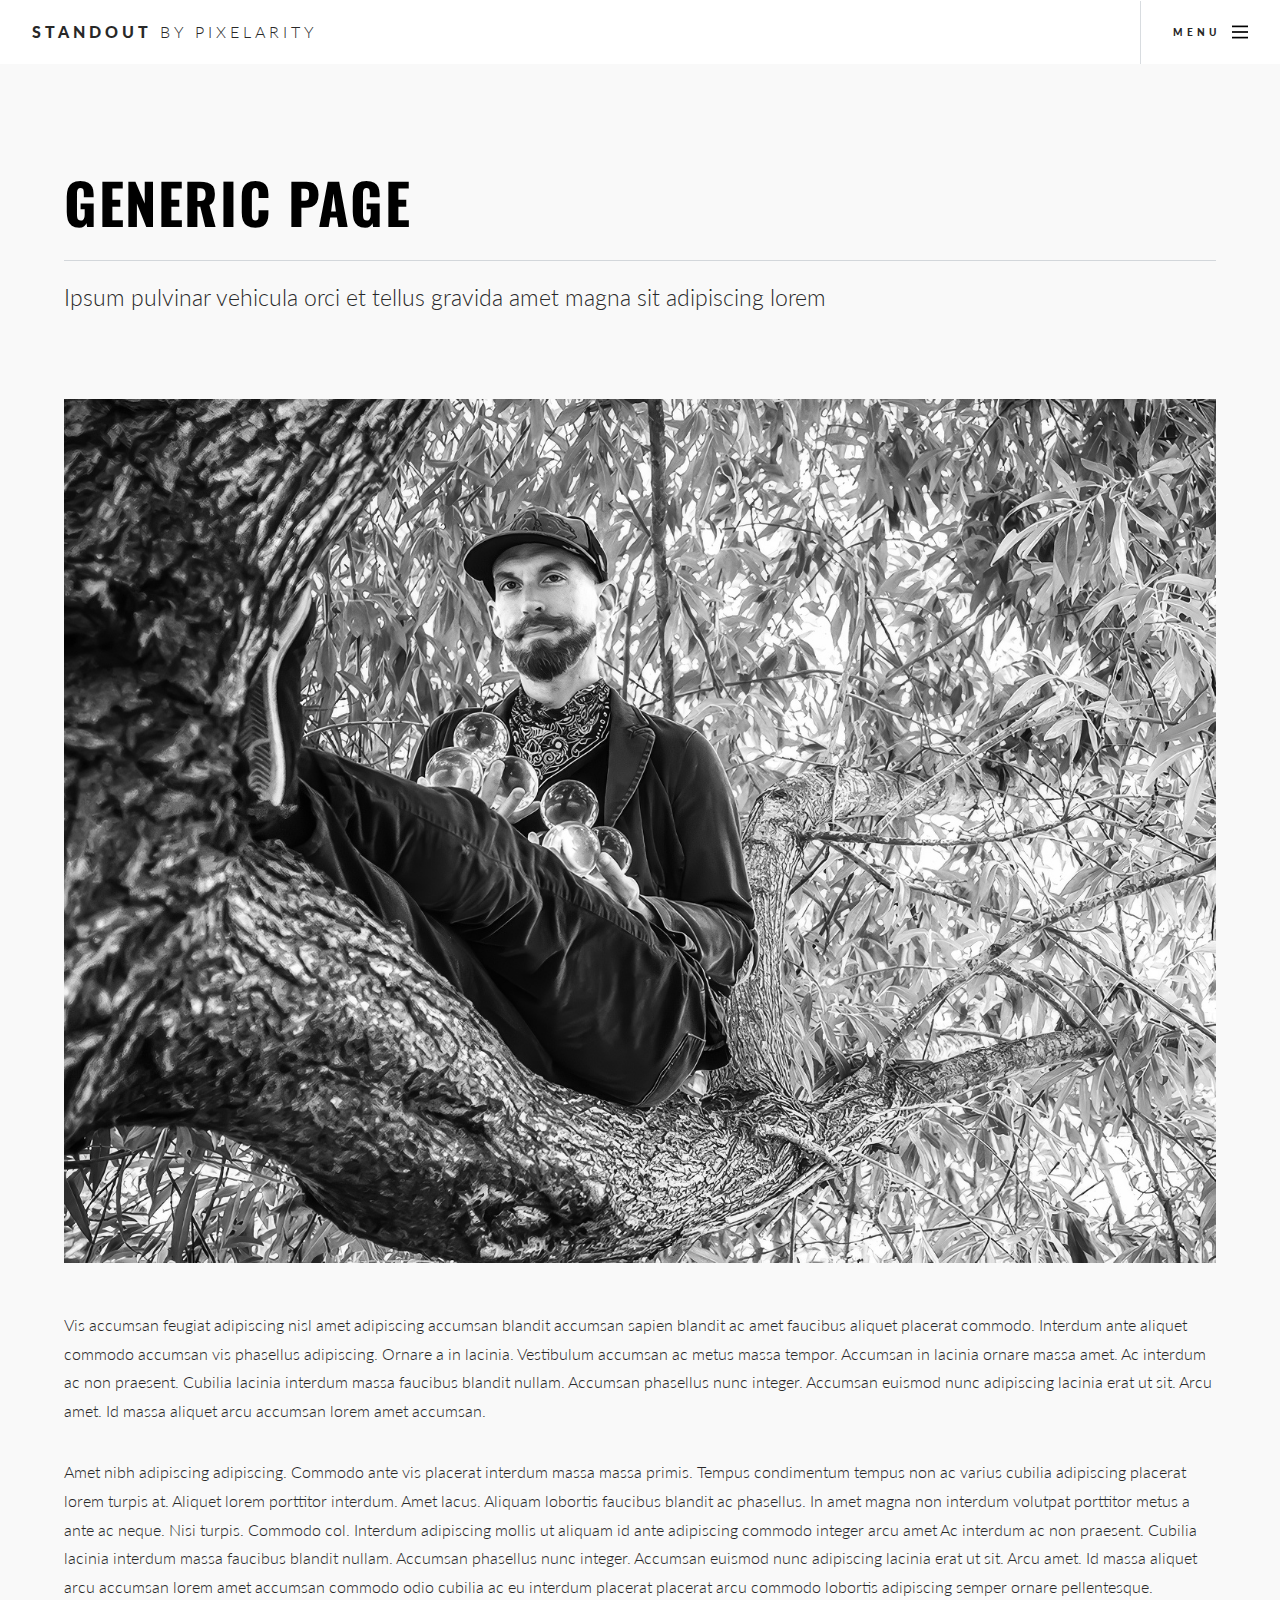
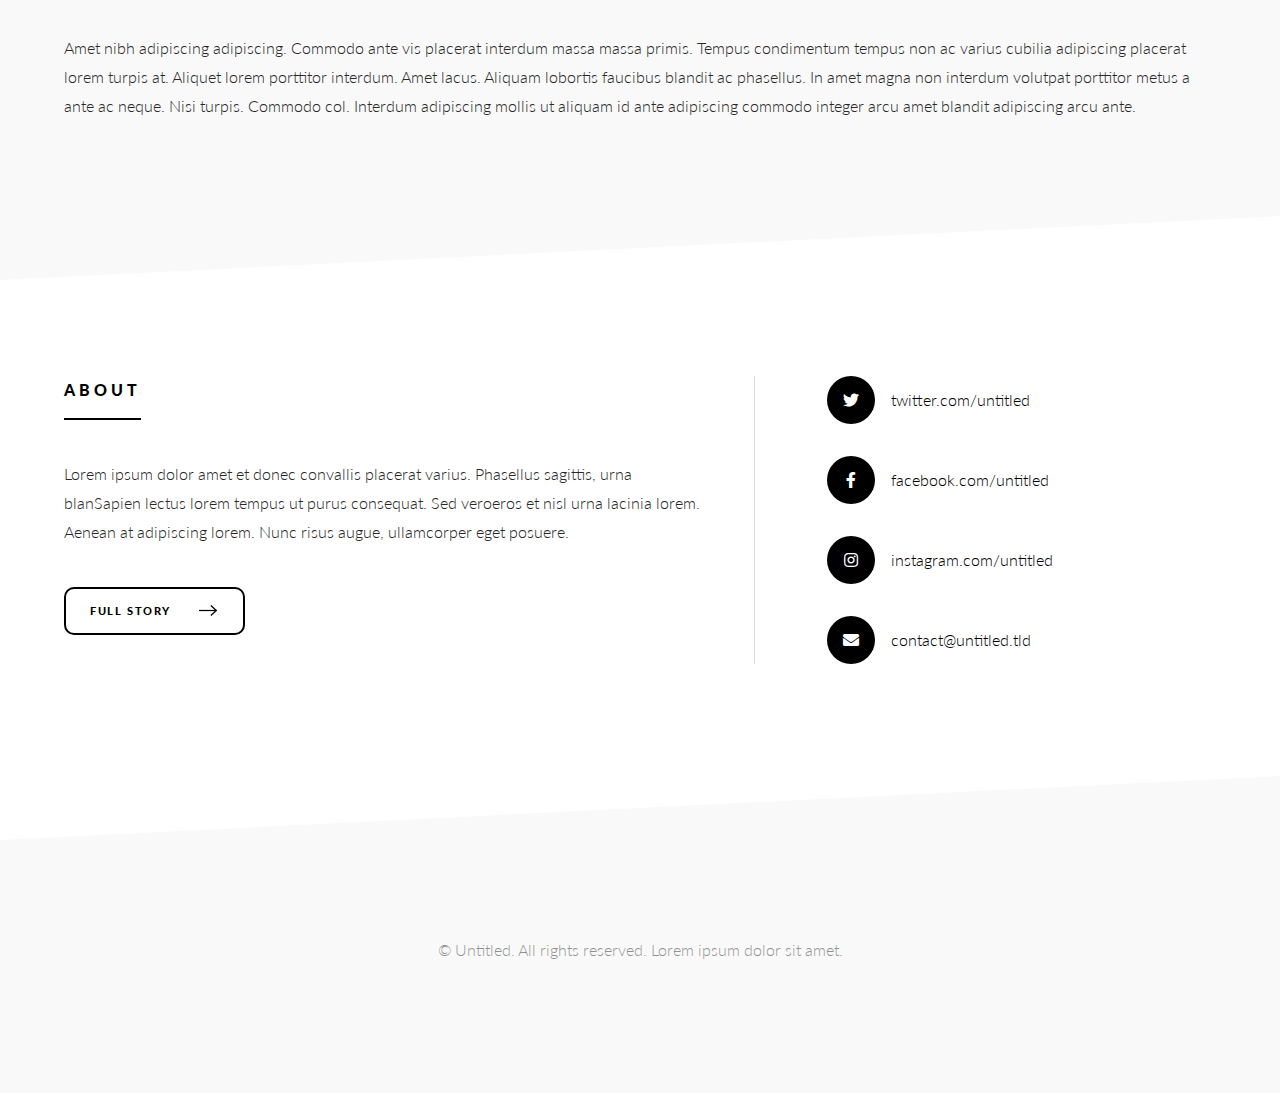
<file: generic.html>
<!DOCTYPE HTML>
<!--
	Standout by Pixelarity
	pixelarity.com | hello@pixelarity.com
	License: pixelarity.com/license
-->
<html>
	<head>
		<title>Untitled</title>
		<meta charset="utf-8" />
		<meta name="viewport" content="width=device-width, initial-scale=1, user-scalable=no" />
		<link rel="stylesheet" href="assets/css/main.css" />
	</head>
	<body class="is-preload">

		<!-- Page wrapper -->
			<div id="page-wrapper">

				<!-- Header -->
					<header id="header">
						<span class="logo"><a href="index.html">Standout <span>by Pixelarity</span></a></span>
						<a href="#menu"><span>Menu</span></a>
					</header>

				<!-- Nav -->
					<nav id="menu">
						<div class="inner">
							<h2>Menu</h2>
							<ul class="links">
								<li><a href="index.html">Home</a></li>
								<li><a href="portfolio.html">Portfolio</a></li>
								<li><a href="generic.html">Generic</a></li>
								<li><a href="elements.html">Elements</a></li>
							</ul>
							<a class="close"><span>Close</span></a>
						</div>
					</nav>

				<!-- Main -->
					<section id="main" class="wrapper style2">
						<div class="inner">
							<header class="major special">
								<h1>Generic Page</h1>
								<p>Ipsum pulvinar vehicula orci et tellus gravida amet magna sit adipiscing lorem</p>
							</header>
							<a href="#" class="image main"><img src="images/slides/slide01.jpg" alt="" /></a>
							<p>Vis accumsan feugiat adipiscing nisl amet adipiscing accumsan blandit accumsan sapien blandit ac amet faucibus aliquet placerat commodo. Interdum ante aliquet commodo accumsan vis phasellus adipiscing. Ornare a in lacinia. Vestibulum accumsan ac metus massa tempor. Accumsan in lacinia ornare massa amet. Ac interdum ac non praesent. Cubilia lacinia interdum massa faucibus blandit nullam. Accumsan phasellus nunc integer. Accumsan euismod nunc adipiscing lacinia erat ut sit. Arcu amet. Id massa aliquet arcu accumsan lorem amet accumsan.</p>
							<p>Amet nibh adipiscing adipiscing. Commodo ante vis placerat interdum massa massa primis. Tempus condimentum tempus non ac varius cubilia adipiscing placerat lorem turpis at. Aliquet lorem porttitor interdum. Amet lacus. Aliquam lobortis faucibus blandit ac phasellus. In amet magna non interdum volutpat porttitor metus a ante ac neque. Nisi turpis. Commodo col. Interdum adipiscing mollis ut aliquam id ante adipiscing commodo integer arcu amet Ac interdum ac non praesent. Cubilia lacinia interdum massa faucibus blandit nullam. Accumsan phasellus nunc integer. Accumsan euismod nunc adipiscing lacinia erat ut sit. Arcu amet. Id massa aliquet arcu accumsan lorem amet accumsan commodo odio cubilia ac eu interdum placerat placerat arcu commodo lobortis adipiscing semper ornare pellentesque.</p>
							<p>Amet nibh adipiscing adipiscing. Commodo ante vis placerat interdum massa massa primis. Tempus condimentum tempus non ac varius cubilia adipiscing placerat lorem turpis at. Aliquet lorem porttitor interdum. Amet lacus. Aliquam lobortis faucibus blandit ac phasellus. In amet magna non interdum volutpat porttitor metus a ante ac neque. Nisi turpis. Commodo col. Interdum adipiscing mollis ut aliquam id ante adipiscing commodo integer arcu amet blandit adipiscing arcu ante.</p>
						</div>
					</section>

				<!-- Footer -->
					<section id="footer" class="wrapper">
						<div class="inner">
							<div class="split">
								<div class="content">
									<header>
										<h2>About</h2>
									</header>
									<p>Lorem ipsum dolor amet et donec convallis placerat varius. Phasellus sagittis, urna blanSapien lectus lorem tempus ut purus consequat. Sed veroeros et nisl urna lacinia lorem. Aenean at adipiscing lorem. Nunc risus augue, ullamcorper eget posuere.</p>
									<ul class="actions">
										<li><a href="#" class="button next">Full Story</a></li>
									</ul>
								</div>
								<ul class="contact-icons">
									<li><a href="#" class="icon brands alt fa-twitter"><span class="label">twitter.com/untitled</span></a></li>
									<li><a href="#" class="icon brands alt fa-facebook-f"><span class="label">facebook.com/untitled</span></a></li>
									<li><a href="#" class="icon brands alt fa-instagram"><span class="label">instagram.com/untitled</span></a></li>
									<li><a href="#" class="icon solid alt fa-envelope"><span class="label">contact@untitled.tld</span></a></li>
								</ul>
							</div>
						</div>
					</section>

				<!-- Copyright -->
					<section class="wrapper style2 copyright">
						<div class="inner">
							&copy; Untitled. All rights reserved. Lorem ipsum dolor sit amet.
						</div>
					</section>

			</div>

		<!-- Scripts -->
			<script src="assets/js/jquery.min.js"></script>
			<script src="assets/js/jquery.scrollex.min.js"></script>
			<script src="assets/js/jquery.scrolly.min.js"></script>
			<script src="assets/js/browser.min.js"></script>
			<script src="assets/js/breakpoints.min.js"></script>
			<script src="assets/js/util.js"></script>
			<script src="assets/js/main.js"></script>

	</body>
</html>
</file>
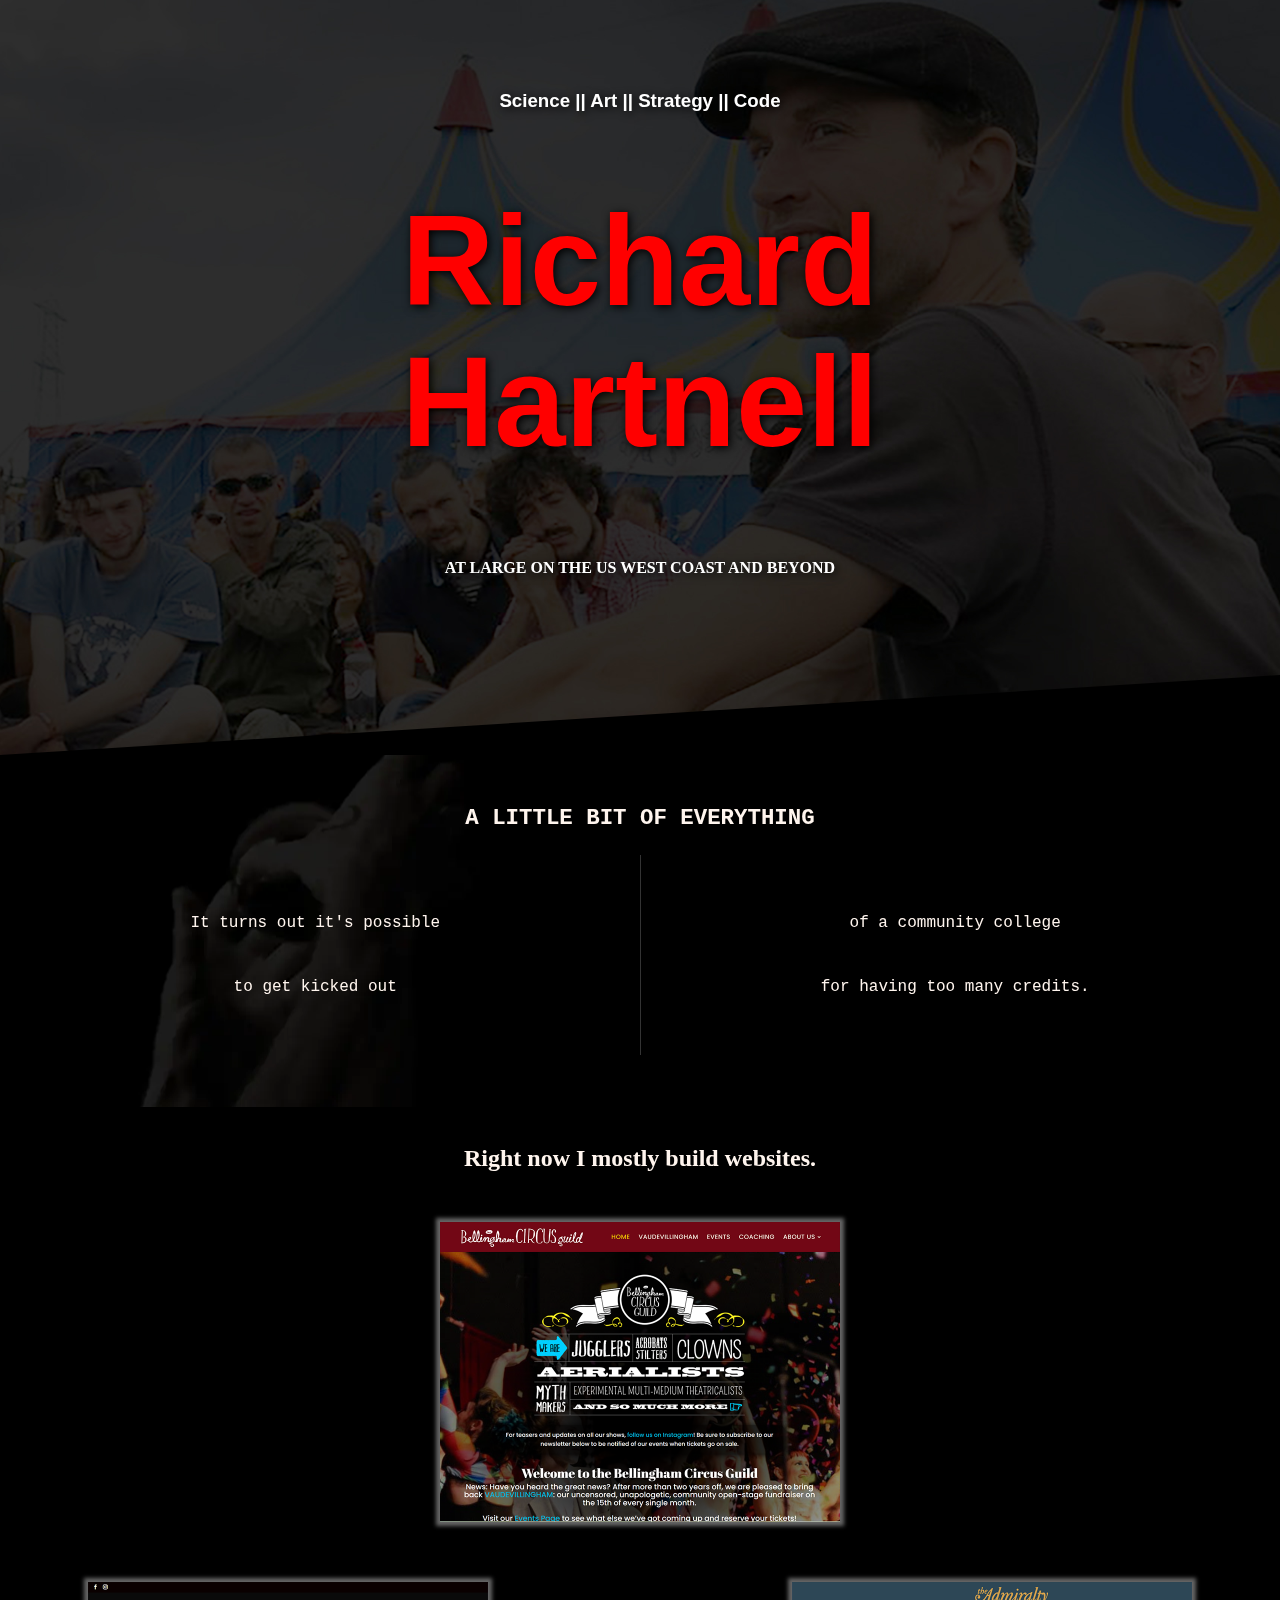
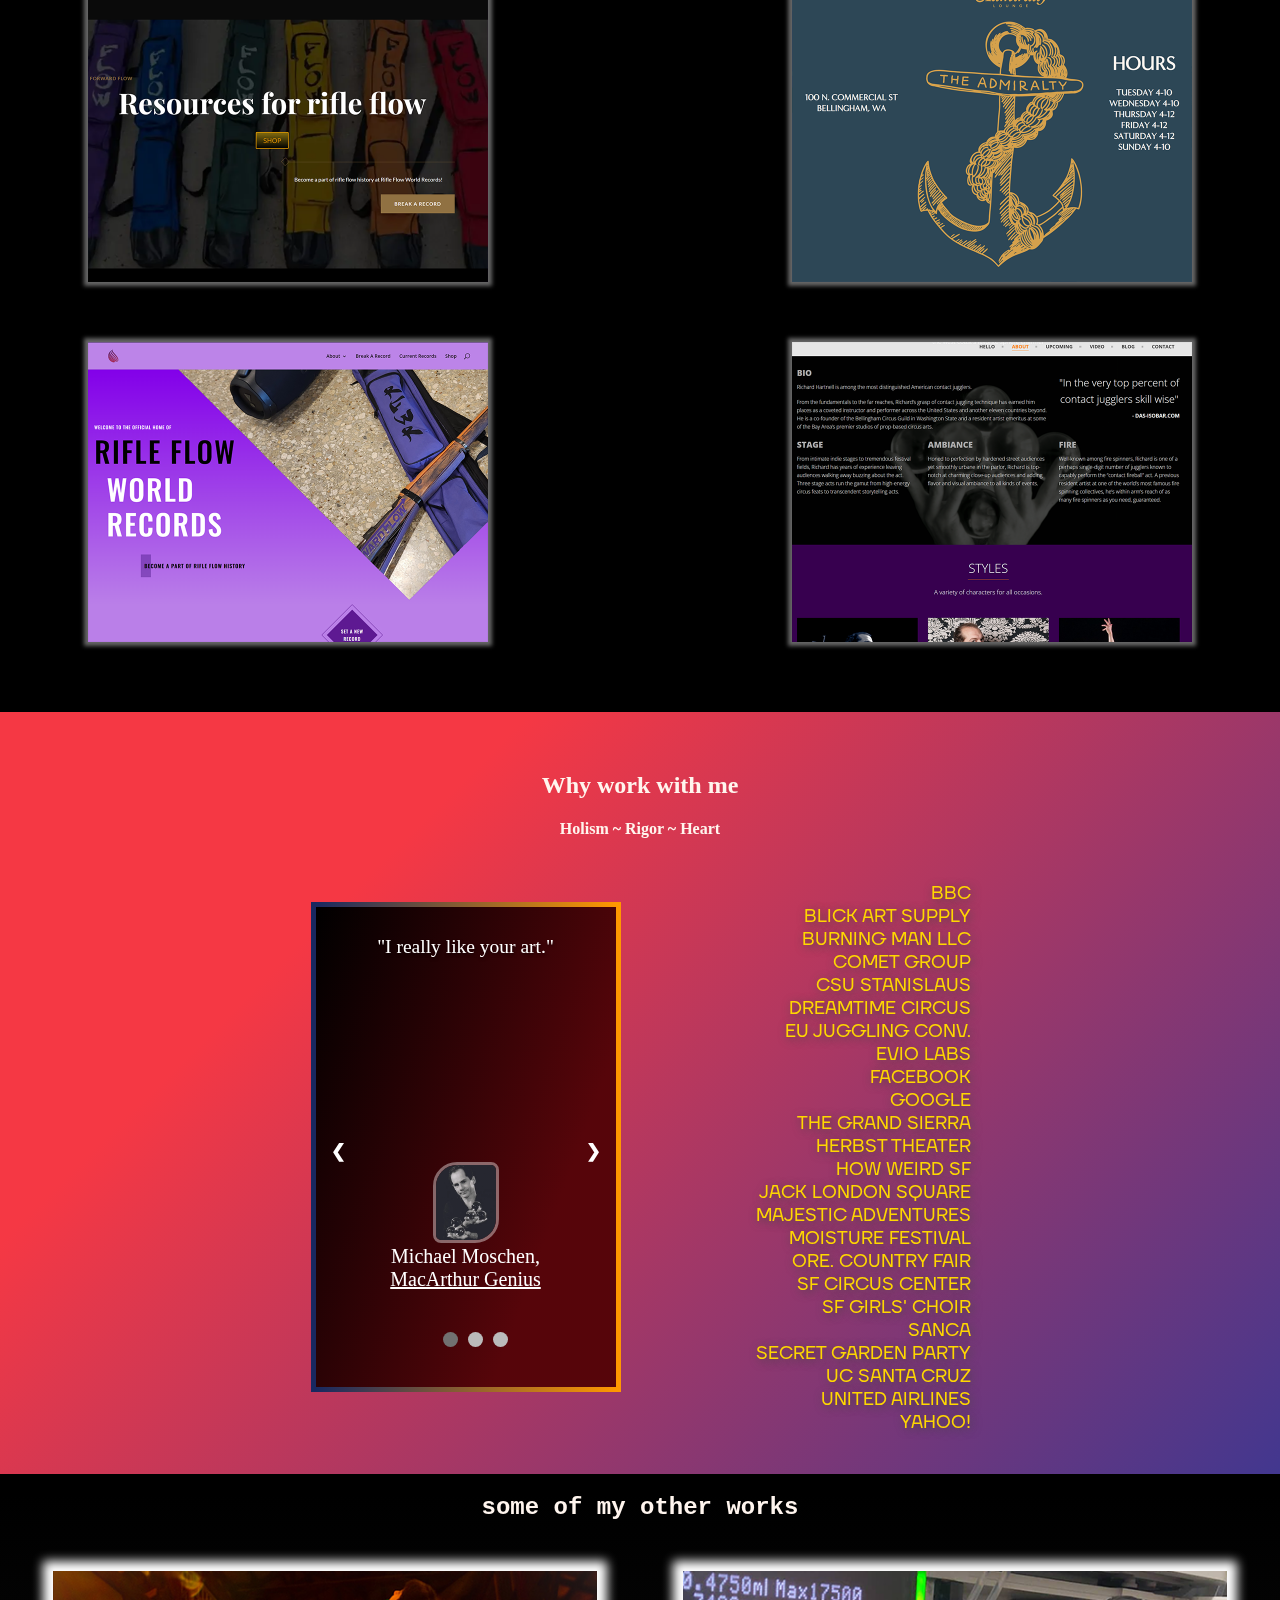
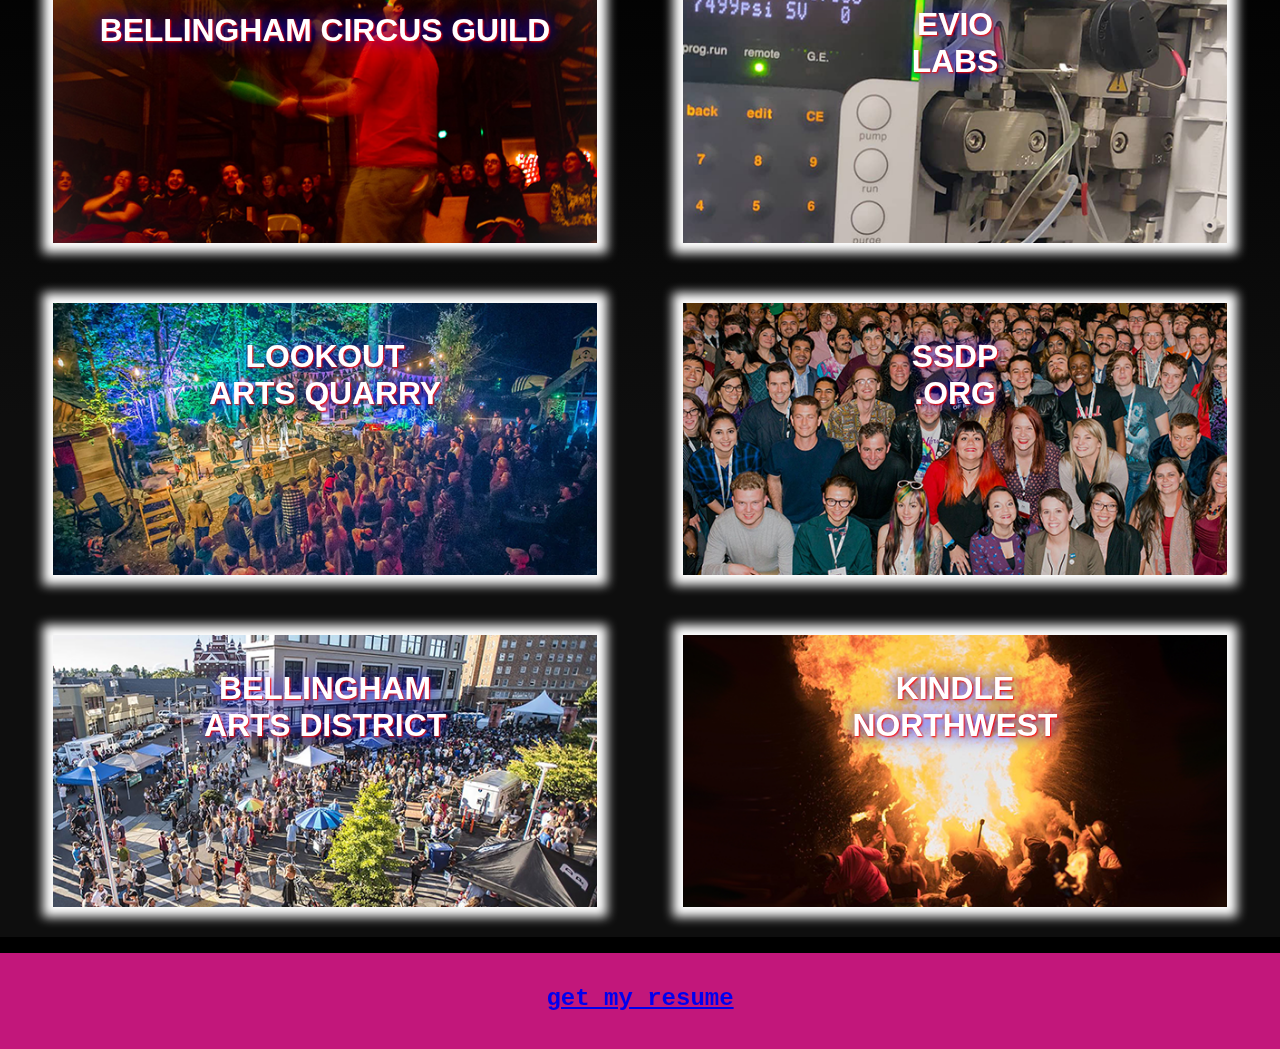
<file: old-site/index2.html>
<!DOCTYPE html>
<html lang="en">
<head>
    <meta charset="UTF-8">
    <meta http-equiv="X-UA-Compatible" content="IE=edge">
    <meta name="viewport" content="width=device-width, initial-scale=1.0">
    <title>Richard Hartnell</title>
    <link rel="stylesheet" href="style.css">
</head>
<body>
    <section id="header">
        <div id="headertext">
            <h3>Science || Art || Strategy || Code</h3>
            <h1>Richard<br>Hartnell</h1>
            <h5>At large on the US west coast and beyond</h5>
        </div>
    </section>
    <main>
        <div class="separator top">
        </div>
        <section id="byline">
            <h4>A LITTLE BIT OF EVERYTHING</h4>
            <aside>
                <div class="col leftside">
                    <p>It turns out it's possible</p>
                    <p>to get kicked out</p>
                </div>
                <div id="vertical"></div>
                <div class="col rightside">
                    <p>of a community college</p>
                    <p>for having too many credits.</p>
                </div>
            </aside>
        </section>
        <section id="websites">
            <br>
            <h2>Right now I mostly build websites.<h2>
            <div id="websites-slides">
                <a href="https://www.rifleflowworldrecords.com"><figcaption id="rifleflow">
                </figcaption></a>
                <a href="https://www.gravitydefiance.net" target="_blank"><figcaption id="gravitydefiance">
                </figcaption></a>
                <a href="https://www.forwardflow.com"><figcaption id="forwardflow">
                </figcaption></a>
                <a href="https://www.theadmiraltylounge.com" target="_blank"><figcaption id="admiralty">
                </figcaption></a>
                <a href="https://www.bellinghamcircusguild.com" target="_blank"><figcaption id="bcg">
                </figcaption></a>
            </div>
        </section>
        <div id="lowermain">
            <section id="whyme">
                <div id="whyme-head">
                    <h2>Why work with me</h2>
                    <h4>Holism ~ Rigor ~ Heart</h4>            
                </div>
                <div id="whyme-sectioned">
                    <div class="slideshow-container">
                        <div id="slide-centerer">
                            <div class="mySlides fade bg1">
                            <blockquote class="text" id="michaelquote">"I really like your art."</blockquote>
                            <img src="./images/moschen.png">
                            <p class="designation">Michael Moschen, <br><A HREF="http://www.michaelmoschen.com" target="_blank">MacArthur Genius</a></p>
                            </div> <!-- .mySlides -->
                            <div class="mySlides fade bg2">
                            <blockquote class="text" id="casandraquote">"Richard's 'Neuroscience of Practice and Flow' workshop made that whole conference worth attending."</blockquote>
                            <img src="./images/casandra.png">
                            <p class="designation">Casandra Tanenbaum,<br><A HREF="https://www.flowfests.com" target="_blank">Flow Fests</a></p>
                            </div> <!-- .mySlides -->
                            <div class="mySlides fade bg3">
                            <blockquote class="text" id="polaquote">"If we could have you host <em>all</em> our shows at the EJC, we would."</blockquote>
                            <img src="./images/pola.png">
                            <p class="designation">Pola Brindle,<br><A HREF="https://www.eja.net" target="_blank">convention producer</a></p>
                            </div> <!-- .mySlides -->
                        </div>
                        <a class="prev" onclick="plusSlides(-1)">❮</a>
                        <a class="next" onclick="plusSlides(1)">❯</a>
                        <br>
                        <div style="text-align:center;">
                        <span class="dot dot1" onclick="currentSlide(1)"></span> 
                        <span class="dot dot2" onclick="currentSlide(2)"></span> 
                        <span class="dot dot3" onclick="currentSlide(3)"></span> 
                        </div>    
                    </div> <!-- .slideshow-container -->
                    <aside id="clients">
                        <br>
                        BBC<br>Blick Art Supply<br>Burning
                        Man LLC<br>Comet Group<br>CSU Stanislaus<br>Dreamtime
                        Circus<br>EU Juggling Conv.<br>EVIO Labs<br>Facebook<br>Google<br>The Grand Sierra<br>Herbst
                        Theater<br>How Weird SF<br>Jack London Square<br>Majestic Adventures<br>Moisture Festival<br>Ore. Country Fair<br>
                        SF Circus Center<br>SF Girls' Choir<br>SANCA<br>
                        Secret Garden Party<br>UC Santa Cruz<br>United Airlines<br>Yahoo!
                    </aside>
                </div>
            </section>
            <section id="portfolio">
                <h2 id="works">some of my other works</h2>
                <figure id="portfolio-slides">
                    <figcaption id="circusguild">
                        <h3>Bellingham Circus Guild</h3>
                        <br>
                        <h4><span>I co-founded this once-tiny,
                            now beloved town darling.
                        </span>
                        </h4>
                    </figcaption>
                    <figcaption id="evio">
                        <h3>EVIO<br>Labs</h3>
                        <br>
                        <h4><span>I hunted contaminants using<br>
                            qPCR and LS/MSMS.</span>
                        </h4>
                    </figcaption>
                    <figcaption id="quarry">
                        <h3>Lookout<br>Arts Quarry
                        </h3>
                        <br>
                        <h4><span>I fundraise for this naturalistic
                            arts venue.
                        </span>
                        </h4>
                    </figcaption>
                    <figcaption id="ssdp">
                        <h3>SSDP<br>.ORG</h3>
                        <br>
                        <h4><span>I prevented dozens of overdoses
                            and advanced new policy.</span>
                        </h4>
                    </figcaption>
                    <figcaption id="bdamn">
                        <h3>Bellingham<br>Arts District</h3>
                        <br>
                        <h4><span>I successfully lobbied to create
                            safe spaces for the arts.</span>
                        </h4>
                    </figcaption>
                    <figcaption id="knw">
                        <h3>Kindle<br>Northwest</h3>
                        <br>
                        <h4><span>I direct workshops for the west 
                            coast's premier fire festival.</span>
                        </h4>
                    </figcaption>
                </figure>
            </section>
            <section id="resume-contact">
                <div id="resume">
                    <h4><a href="https://www.richardhartnell.com/Richard-Hartnell-Resume-shortform.pdf">get my resume</a></h4>
                </div>
                <div id="contact">
                </div>
            </section>
        </div>
    </main>
</body>
<script src="script.js"></script>
<script src="three.r134.min.js"></script>
<script src="vanta.waves.min.js"></script>
<script>VANTA.WAVES({
  el: "#websites",
  mouseControls: true,
  touchControls: true,
  gyroControls: false,
  minHeight: 100,
  minWidth: 100,
  scale: 0.50,
  scaleMobile: 1.00,
  color: 0x0,
  zoom: 1,
})</script>
</html>
</file>
<file: old-site/style.css>
@font-face {
  font-family: 'Impact';
  src: url('./impact.ttf') format('truetype');
}

@font-face {
  font-family: 'Firs Neue Roman';
  src: url('./Firs_Neue_Roman.ttf') format('truetype');
}

html {
  /* width: 100%; */
  margin: 0;
  padding: 0;
}

body {
  /* width: 100%; */
  margin: 0;
  padding: 0;
  background-color: black;
  background-attachment: fixed;
  background-repeat: no-repeat;
  background-image: url("/images/tents-bg.webp");
  background-size: cover;
  background-position: center top;
}

main {
  z-index: 1;
  position: relative;
  margin: 0;
  padding: 0;
  width: 100%;
  min-width: 700px;
}

h1 {
  text-align: center;
}

h2 {
  text-align: center;
}

h5 {
  text-transform: uppercase;
}

#header {
  text-align: center;
  z-index: -4;
  height: 80vh;
  /* width: 100%; */
  color: white;
  text-shadow: 2px 2px 10px black;
}

#headertext {
  padding-top: 6%;
  position: fixed;
  z-index: 0;
  left: 50%;
  transform: translate(-50%, 0);
  font-family:'Gill Sans', 'Gill Sans MT', 'Trebuchet MS', sans-serif;
  z-index: 0;
  animation: fadeInAnimation ease 1.1s;
  animation-iteration-count: 1;
  animation-fill-mode: forwards;
}

#header h1 {
  padding: 0px;
  font-size: 8em;
  color: red;
  line-height: 110%;
}

#header h3 {
  line-height: 10px;
}

#header h5 {
  font-family: 'Times New Roman', Times, serif;
  font-size: 1em;
}

#lowermain {
  background-color: black;
}

#byline {
  background-image: url("./images/enigma-bg.webp");
  background-repeat: no-repeat;
  background-position: 10vw;
  background-size: auto;
  background-color: black;
  color: seashell;
  text-align: center;
  /* font-size: 2em; */
  padding-top: 1.25em;
}

#byline h4 {
  font-family: 'Courier New', Courier, monospace;
  font-size: 1.4em;
  padding-bottom: 1em;
}

#byline aside {
  display: flex;
  font-size: 1.0em;
  line-height: 1px;
  align-items: center;
  justify-content: space-around;
  padding-bottom: 5em;
}

#websites {
  color: seashell;
  min-height: 800px;
  padding-bottom: 20px;
  font-family: Cambria, Cochin, Georgia, Times, 'Times New Roman', serif
}

#websites-slides {
  display: flex;
  flex-grow: 1;
  flex-wrap: wrap-reverse;
  justify-content: space-around;
  gap: 10%;
  margin: 0 auto;
  max-width: 2000px;
}

#websites-slides figcaption {
  min-width: 400px;
  min-height: 300px;
  box-shadow: 0px 0px 4px 4px #666;
  background-size: cover;
  display: flex;
  flex-direction: column;
  /* justify-content: space-around; */
  font-size: 1.7em;
  font-family:'Segoe UI', Tahoma, Geneva, Verdana, sans-serif;
  margin: 30px 0;
  transition: all 0.5s ease-in-out;
}

/* #portfolio {
  color: seashell;
  font-family: 'Courier New', Courier, monospace;
  flex-direction: column;
  justify-content: center;
  background: linear-gradient(180deg, #000000 0%, #0e0e0e 50%);
}

*/

#stack {
  display: flex;
  flex-wrap: wrap;
  justify-content: space-evenly;
  flex-basis: auto;
  background-color: transparent;
  max-width: 1000px;
  margin: 0 auto;
  font-size: 0.75em;
  font-family:'Gill Sans', 'Gill Sans MT', Calibri, 'Trebuchet MS', sans-serif;
}

.stack-fig img {
  background-color: white;
  height: 100px;
  width: 100px;
  margin: 0 auto;
  border-radius: 20px;
  border: 0px;
  padding: 5px;
}

#admiralty {
  background-image: url('./images/websites/admiralty.webp');
  background-position: center;
}

#bcg {
  background-image: url('./images/websites/bcg.webp');
  background-position: center;
}

#djv {
  background-image: url('./images/websites/djv.webp');
  background-position: center;
}


#rifleflow {
  background-image: url('./images/websites/rifleflow.webp');
  background-position: center;
}

#gravitydefiance {
  background-image: url('./images/websites/gd.webp');
  background-position: center;
}

#forwardflow {
  background-image: url('./images/websites/forwardflow.webp');
  background-position: center;
}

#flowfests {
  background-image: url('./images/websites/flowfests.webp');
  background-position: center;
}

#whyme {
  background: linear-gradient(315deg, #42378f 0%, #f53844 74%);
  /* display: flex; */
  padding: 2.5em 0;
  /* max-width: 100%; */
  /* display: none; */
  /* margin-bottom: 0; */
}

#whyme-head {
  text-align: center;
  color: seashell;
  /* padding-bottom: 10px; */
  font-family: Cambria, Cochin, Georgia, Times, 'Times New Roman', serif
}

#whyme-sectioned {
  /* width: 50%; */
  display: flex;
  flex-direction: row;
  justify-content: center;
  align-items: center;
  margin: auto 0;
  gap: 10vw;
}

.col {
  font-family: 'Courier New', Courier, monospace;
  line-height: 3em;
  text-align: center;
}

#vertical {
  border-left: 1px solid #333333;
  height: 200px;
  position:absolute;
  left: 50%;
}

#whyme a {
  color: white;
}

#whyme a:visited {
  color: white;
}

#clients {
  position: relative;
  /* padding-top: 5%; */
  right: 5%;
  font-family: 'Firs Neue Roman', 'Arial Narrow Bold', sans-serif;
  font-size: 1.15em;
  color: gold;
  text-shadow: 2px 2px 10px #444;
  text-transform: uppercase;
  text-align: right;
  translate: 15% 0;
  width: 30%;
  min-width: 221px;
}

#slide-centerer img {
  position: absolute;
  left: 0;
  right: 0;
  margin: auto;
  bottom: 30%;
}

.designation {
  position: absolute;
  left: 0;
  right: 0;
  margin: auto;
  bottom: 20%;
}

.slideshow-container {
  background: linear-gradient(110deg, #000000 0%, #56050a 74%);
  position: relative;
  /* margin: auto; */
  min-height: 30em;
  padding-top: 0;
  /* left: 5%; */
  border: 10px solid;
  border-image-slice: 1;
  border-width: 5px;
  border-image-source: linear-gradient(to left, #FF9800, #182860);
  min-width: 300px;
  max-width: 250px;
}

.slideshow-container .mySlides {
  height: 400px;
  min-width: 200px;
  padding: 10px 10px;
  /* margin-top: 15%; */
}

.slideshow-container .mySlides .text {
  text-shadow: 1px 2px 3px rgba(0, 0, 0, 0.5);
  text-align: center;
  color: #FFFFFF;
  font-size: 19.5px;
  padding: 0px 4px;
  min-width: 4ch;
}

.slideshow-container .mySlides img {
  width: 60px;
  display: block;
  margin: 0 auto;
  border: 3px solid rgba(255, 255, 255, 0.4);
  border-radius: 24px 8px 24px 8px;
}

.slideshow-container .mySlides .designation {
  text-align: center;
  font-size: 20px;
  color: #ffffff;
}
.slideshow-container .bg1 {
  background: transparent;
}
.slideshow-container .bg2 {
  background: transparent;
}
.slideshow-container .bg3 {  
  background: transparent;
}
.slideshow-container .prev, .slideshow-container .next {
  cursor: pointer;
  position: absolute;
  top: 50%;
  padding: 15px;
  margin-top: -22px;
  color: white;
  font-weight: bold;
  font-size: 18px;
  -webkit-transition: 0.6s ease;
  transition: 0.6s ease;
  border-radius: 0 3px 3px 0;
  -webkit-user-select: none;
     -moz-user-select: none;
      -ms-user-select: none;
          user-select: none;
  z-index: 98;
}
.slideshow-container .prev {
  left: 0;
  border-radius: 3px 0 0 3px;
}
.slideshow-container .next {
  right: 0;
  border-radius: 3px 0 0 3px;
}
.slideshow-container .prev:hover, .slideshow-container .next:hover {
  background-color: rgba(0, 0, 0, 0.8);
}
.dot {
  cursor: pointer;
  height: 15px;
  width: 15px;
  margin: 0 2px;
  position: absolute;
  bottom: 40px;
  background-color: #bbb;
  border-radius: 50%;
  display: inline-block;
  -webkit-transition: background-color 0.6s ease;
  transition: background-color 0.6s ease;
}

.dot1 {
  translate: -25px;
}
.dot3 {
  translate: 25px;
}
.active, .dot:hover {
  background-color: #717171;
}

.fade {
  -webkit-animation-name: fade;
          animation-name: fade;
  -webkit-animation-duration: 1.5s;
          animation-duration: 1.5s;
}

#portfolio {
  color: seashell;
  font-family: 'Courier New', Courier, monospace;
  flex-direction: column;
  justify-content: center;
  background: linear-gradient(180deg, #000000 0%, #0e0e0e 50%);
}

#portfolio-slides {
  display: flex;
  flex-wrap: wrap;
  justify-content: space-around;
  gap: 5%;
}

#portfolio-slides figcaption {
  width: 20em;
  min-height: 10em;
  box-shadow: 0px 0px 10px 10px white;
  background-size: cover;
  display: flex;
  flex-direction: column;
  justify-content: space-around;
  font-size: 1.7em;
  font-family:'Segoe UI', Tahoma, Geneva, Verdana, sans-serif;
  margin: 30px 0;
  transition: all 0.5s ease-in-out;
}

figcaption span {
  background-color: rgba(0, 0, 0, 0.75);
  /* width: 100%; */
  font-size: 1.5em;
}

figcaption h3 {
  text-transform: uppercase;
  color: white;
  text-shadow: 1px 1px 2px red, 0 0 0.5em blue;
  text-justify: center;
  text-align: center;
}

figcaption h4 {
  font-family: 'Courier New', Courier, monospace;
  color: white;
  background-color: (255, 255, 255, 0.5);
  text-shadow: 3px 3px black;
  font-size: 0.5em;
  justify-self: bottom;
  text-align: center;
  opacity: 0;
  transition: all 0.6s ease-in-out;
}

#resume-contact {
  text-align: center;
  /* width: 100%; */
  background-color: rgb(194, 23, 123);
  height: 4em;
  display: flex;
  justify-content: center;
  align-content: center;
  text-decoration: none;
  color: white;
  transition: all 0.5s ease-out;
  color: white;
  text-decoration: none;
  font-family: 'Courier New', Courier, monospace;
  font-size: 1.5em;
}

#resume-contact:hover {
  color: rgb(194, 23, 123);
  background-color: white;
  text-decoration: none;
  font-family: 'Courier New', Courier, monospace;
}

#resume-contact:hover a {
  color: rgb(194, 23, 123);
}

/* FRAMED FOLIO ITEMS */

#circusguild {
  background-image: url('./images/BCG.webp');
  background-position: center;
}

#evio {
  background-image: url('./images/evio.webp');
  background-position: center;
}

#ssdp {
  background-image: url('./images/ssdp.webp');
  background-position: center;
}

#quarry {
  background-image: url('./images/quarry.webp');
  background-position: center;
}

#bdamn {
  background-image: url('./images/downtownbham.webp');
  background-position: center;
}

#knw {
  background-image: url('./images/fire.webp');
  background-position: center;
}

/* SLANTY SEPARATOR */

.separator{
  width:100%;
  margin:0 auto;
}
.separator:before, .separator:after{
  content:'';
  display:block;
}

.top:before{
  border-left: 100% solid transparent;
  border-bottom: 0px solid black;
  border-right:0;
  border-top:0;
}
.top:after{
  border-right: 100vw solid #000;
  border-top: 80px solid transparent;
  border-left:0;
  border-bottom:0;
  margin-top:-45px;
}

.bottom:before{
  border-left: 100vw solid #130041;
  border-bottom: 35px solid transparent;
  border-right:0;
  border-top:0;
}

@-webkit-keyframes fade {
  from {
    opacity: .4;
  }
  to {
    opacity: 1;
  }
}

@keyframes fade {
  from {
    opacity: .4;
  }
  to {
    opacity: 1;
  }
}

@keyframes fadeInAnimation {
  0% {
      opacity: 0;
      
  }
  100% {
      opacity: 1;
      
   }
}

@media only screen and (max-width: 300px) {
  .prev, .next, .text {
    font-size: 11px;
  }
}

@media only screen and (orientation: landscape) {
  #whyme-sectioned {
    max-width: 50%;
    margin: 0 auto;
  }





}

@media only screen and (orientation: portrait) {
  #header {
    height: 115vh;
  }

  #headertext {
    padding-top: 20%;
  }
}
</file>
<file: assets/css/main.css>
@import url(fontawesome-all.min.css);
@import url("https://fonts.googleapis.com/css?family=Lato:300,400,700,900|Oswald:600");

/*
	Standout by Pixelarity
	pixelarity.com | hello@pixelarity.com
	License: pixelarity.com/license
*/

html, body, div, span, applet, object,
iframe, h1, h2, h3, h4, h5, h6, p, blockquote,
pre, a, abbr, acronym, address, big, cite,
code, del, dfn, em, img, ins, kbd, q, s, samp,
small, strike, strong, sub, sup, tt, var, b,
u, i, center, dl, dt, dd, ol, ul, li, fieldset,
form, label, legend, table, caption, tbody,
tfoot, thead, tr, th, td, article, aside,
canvas, details, embed, figure, figcaption,
footer, header, hgroup, menu, nav, output, ruby,
section, summary, time, mark, audio, video {
	margin: 0;
	padding: 0;
	border: 0;
	font-size: 100%;
	font: inherit;
	vertical-align: baseline;}

article, aside, details, figcaption, figure,
footer, header, hgroup, menu, nav, section {
	display: block;}

body {
	line-height: 1;
}

ol, ul {
	list-style: none;
}

blockquote, q {
	quotes: none;
}

	blockquote:before, blockquote:after, q:before, q:after {
		content: '';
		content: none;
	}

table {
	border-collapse: collapse;
	border-spacing: 0;
}

body {
	-webkit-text-size-adjust: none;
}

mark {
	background-color: transparent;
	color: inherit;
}

input::-moz-focus-inner {
	border: 0;
	padding: 0;
}

input, select, textarea {
	-moz-appearance: none;
	-webkit-appearance: none;
	-ms-appearance: none;
	appearance: none;
}

/* Basic */

	@-ms-viewport {
		width: device-width;
	}

	body {
		-ms-overflow-style: scrollbar;
	}

	@media screen and (max-width: 480px) {

		html, body {
			min-width: 320px;
		}

	}

	html {
		box-sizing: border-box;
	}

	*, *:before, *:after {
		box-sizing: inherit;
	}

	body {
		background: #ffffff;
	}

		body.is-preload *, body.is-preload *:before, body.is-preload *:after {
			-moz-animation: none !important;
			-webkit-animation: none !important;
			-ms-animation: none !important;
			animation: none !important;
			-moz-transition: none !important;
			-webkit-transition: none !important;
			-ms-transition: none !important;
			transition: none !important;
		}

/* Typography */

	html {
		font-size: 15pt;
	}

		@media screen and (max-width: 1680px) {

			html {
				font-size: 13pt;
			}

		}

		@media screen and (max-width: 1280px) {

			html {
				font-size: 12pt;
			}

		}

		@media screen and (max-width: 980px) {

			html {
				font-size: 12pt;
			}

		}

		@media screen and (max-width: 480px) {

			html {
				font-size: 12pt;
			}

		}

		@media screen and (max-width: 360px) {

			html {
				font-size: 11pt;
			}

		}

	body {
		background-color: #ffffff;
		color: #282828;
	}

	body, input, select, textarea {
		font-family: "Lato", Helvetica, sans-serif;
		font-weight: 300;
		font-size: 1rem;
		line-height: 1.8;
	}

	a {
		-moz-transition: color 0.2s ease-in-out;
		-webkit-transition: color 0.2s ease-in-out;
		-ms-transition: color 0.2s ease-in-out;
		transition: color 0.2s ease-in-out;
		text-decoration: underline;
	}

		a:hover {
			text-decoration: none;
		}

	strong, b {
		font-weight: 900;
	}

	em, i {
		font-style: italic;
	}

	p {
		margin: 0 0 2rem 0;
	}

	h1, h2, h3, h4, h5, h6 {
		font-weight: 900;
		letter-spacing: 0.25rem;
		line-height: 1.5;
		margin: 0 0 1.5rem 0;
		text-transform: uppercase;
	}

		h1 a, h2 a, h3 a, h4 a, h5 a, h6 a {
			color: inherit;
			text-decoration: none;
		}

	h1 {
		font-family: "Oswald", Helvetica, sans-serif;
		font-size: 4rem;
		letter-spacing: 0.1rem;
	}

	h2 {
		font-size: 1.75rem;
	}

	h3 {
		font-size: 1.5rem;
	}

	h4 {
		font-size: 1.25rem;
	}

	h5 {
		font-size: 1rem;
	}

	h6 {
		font-size: 0.75rem;
	}

	@media screen and (max-width: 1280px) {

		h1 {
			font-size: 3.5rem;
		}

	}

	@media screen and (max-width: 980px) {

		h1 {
			font-size: 3rem;
		}

		h2 {
			font-size: 1.5rem;
		}

		h3 {
			font-size: 1.25rem;
		}

	}

	@media screen and (max-width: 736px) {

		h1 {
			font-size: 1.75rem;
		}

		h2 {
			font-size: 1.5rem;
		}

		h3 {
			font-size: 1.25rem;
		}

	}

	sub {
		font-size: 0.8rem;
		position: relative;
		top: 0.5rem;
	}

	sup {
		font-size: 0.8rem;
		position: relative;
		top: -0.5rem;
	}

	blockquote {
		border-left: solid 0.5rem;
		font-style: italic;
		margin: 0 0 2rem 0;
		padding: 1rem 0 1rem 2rem;
	}

	code {
		border-radius: 10px;
		border: solid 1px;
		font-family: "Courier New", monospace;
		font-size: 0.9rem;
		margin: 0 0.25rem;
		padding: 0.25rem 0.65rem;
	}

	pre {
		-webkit-overflow-scrolling: touch;
		font-family: "Courier New", monospace;
		font-size: 0.9rem;
		margin: 0 0 2rem 0;
	}

		pre code {
			display: block;
			line-height: 1.75;
			padding: 1rem 1.5rem;
			overflow-x: auto;
		}

	hr {
		border: 0;
		border-bottom: solid 1px;
		margin: 2rem 0;
	}

		hr.major {
			margin: 4rem 0;
		}

		@media screen and (max-width: 736px) {

			hr.major {
				margin: 3rem 0;
			}

		}

	input, select, textarea {
		color: #000000;
	}

	a {
		color: #000000;
	}

	strong, b {
		color: #000000;
	}

	h1, h2, h3, h4, h5, h6 {
		color: #000000;
	}

	blockquote {
		border-left-color: rgba(99, 116, 133, 0.25);
	}

	code {
		background: rgba(99, 116, 133, 0.075);
		border-color: rgba(99, 116, 133, 0.25);
	}

	hr {
		border-bottom-color: rgba(99, 116, 133, 0.25);
	}

/* Row */

	.row {
		display: flex;
		flex-wrap: wrap;
		box-sizing: border-box;
		align-items: stretch;
	}

		.row > * {
			box-sizing: border-box;
		}

		.row.gtr-uniform > * > :last-child {
			margin-bottom: 0;
		}

		.row.aln-left {
			justify-content: flex-start;
		}

		.row.aln-center {
			justify-content: center;
		}

		.row.aln-right {
			justify-content: flex-end;
		}

		.row.aln-top {
			align-items: flex-start;
		}

		.row.aln-middle {
			align-items: center;
		}

		.row.aln-bottom {
			align-items: flex-end;
		}

		.row > .imp {
			order: -1;
		}

		.row > .col-1 {
			width: 8.33333%;
		}

		.row > .off-1 {
			margin-left: 8.33333%;
		}

		.row > .col-2 {
			width: 16.66667%;
		}

		.row > .off-2 {
			margin-left: 16.66667%;
		}

		.row > .col-3 {
			width: 25%;
		}

		.row > .off-3 {
			margin-left: 25%;
		}

		.row > .col-4 {
			width: 33.33333%;
		}

		.row > .off-4 {
			margin-left: 33.33333%;
		}

		.row > .col-5 {
			width: 41.66667%;
		}

		.row > .off-5 {
			margin-left: 41.66667%;
		}

		.row > .col-6 {
			width: 50%;
		}

		.row > .off-6 {
			margin-left: 50%;
		}

		.row > .col-7 {
			width: 58.33333%;
		}

		.row > .off-7 {
			margin-left: 58.33333%;
		}

		.row > .col-8 {
			width: 66.66667%;
		}

		.row > .off-8 {
			margin-left: 66.66667%;
		}

		.row > .col-9 {
			width: 75%;
		}

		.row > .off-9 {
			margin-left: 75%;
		}

		.row > .col-10 {
			width: 83.33333%;
		}

		.row > .off-10 {
			margin-left: 83.33333%;
		}

		.row > .col-11 {
			width: 91.66667%;
		}

		.row > .off-11 {
			margin-left: 91.66667%;
		}

		.row > .col-12 {
			width: 100%;
		}

		.row > .off-12 {
			margin-left: 100%;
		}

		.row.gtr-0 {
			margin-top: 0;
			margin-left: 0rem;
		}

			.row.gtr-0 > * {
				padding: 0 0 0 0rem;
			}

			.row.gtr-0.gtr-uniform {
				margin-top: 0rem;
			}

				.row.gtr-0.gtr-uniform > * {
					padding-top: 0rem;
				}

		.row.gtr-25 {
			margin-top: 0;
			margin-left: -0.5rem;
		}

			.row.gtr-25 > * {
				padding: 0 0 0 0.5rem;
			}

			.row.gtr-25.gtr-uniform {
				margin-top: -0.5rem;
			}

				.row.gtr-25.gtr-uniform > * {
					padding-top: 0.5rem;
				}

		.row.gtr-50 {
			margin-top: 0;
			margin-left: -1rem;
		}

			.row.gtr-50 > * {
				padding: 0 0 0 1rem;
			}

			.row.gtr-50.gtr-uniform {
				margin-top: -1rem;
			}

				.row.gtr-50.gtr-uniform > * {
					padding-top: 1rem;
				}

		.row {
			margin-top: 0;
			margin-left: -2rem;
		}

			.row > * {
				padding: 0 0 0 2rem;
			}

			.row.gtr-uniform {
				margin-top: -2rem;
			}

				.row.gtr-uniform > * {
					padding-top: 2rem;
				}

		.row.gtr-150 {
			margin-top: 0;
			margin-left: -3rem;
		}

			.row.gtr-150 > * {
				padding: 0 0 0 3rem;
			}

			.row.gtr-150.gtr-uniform {
				margin-top: -3rem;
			}

				.row.gtr-150.gtr-uniform > * {
					padding-top: 3rem;
				}

		.row.gtr-200 {
			margin-top: 0;
			margin-left: -4rem;
		}

			.row.gtr-200 > * {
				padding: 0 0 0 4rem;
			}

			.row.gtr-200.gtr-uniform {
				margin-top: -4rem;
			}

				.row.gtr-200.gtr-uniform > * {
					padding-top: 4rem;
				}

		@media screen and (max-width: 1680px) {

			.row {
				display: flex;
				flex-wrap: wrap;
				box-sizing: border-box;
				align-items: stretch;
			}

				.row > * {
					box-sizing: border-box;
				}

				.row.gtr-uniform > * > :last-child {
					margin-bottom: 0;
				}

				.row.aln-left {
					justify-content: flex-start;
				}

				.row.aln-center {
					justify-content: center;
				}

				.row.aln-right {
					justify-content: flex-end;
				}

				.row.aln-top {
					align-items: flex-start;
				}

				.row.aln-middle {
					align-items: center;
				}

				.row.aln-bottom {
					align-items: flex-end;
				}

				.row > .imp-xlarge {
					order: -1;
				}

				.row > .col-1-xlarge {
					width: 8.33333%;
				}

				.row > .off-1-xlarge {
					margin-left: 8.33333%;
				}

				.row > .col-2-xlarge {
					width: 16.66667%;
				}

				.row > .off-2-xlarge {
					margin-left: 16.66667%;
				}

				.row > .col-3-xlarge {
					width: 25%;
				}

				.row > .off-3-xlarge {
					margin-left: 25%;
				}

				.row > .col-4-xlarge {
					width: 33.33333%;
				}

				.row > .off-4-xlarge {
					margin-left: 33.33333%;
				}

				.row > .col-5-xlarge {
					width: 41.66667%;
				}

				.row > .off-5-xlarge {
					margin-left: 41.66667%;
				}

				.row > .col-6-xlarge {
					width: 50%;
				}

				.row > .off-6-xlarge {
					margin-left: 50%;
				}

				.row > .col-7-xlarge {
					width: 58.33333%;
				}

				.row > .off-7-xlarge {
					margin-left: 58.33333%;
				}

				.row > .col-8-xlarge {
					width: 66.66667%;
				}

				.row > .off-8-xlarge {
					margin-left: 66.66667%;
				}

				.row > .col-9-xlarge {
					width: 75%;
				}

				.row > .off-9-xlarge {
					margin-left: 75%;
				}

				.row > .col-10-xlarge {
					width: 83.33333%;
				}

				.row > .off-10-xlarge {
					margin-left: 83.33333%;
				}

				.row > .col-11-xlarge {
					width: 91.66667%;
				}

				.row > .off-11-xlarge {
					margin-left: 91.66667%;
				}

				.row > .col-12-xlarge {
					width: 100%;
				}

				.row > .off-12-xlarge {
					margin-left: 100%;
				}

				.row.gtr-0 {
					margin-top: 0;
					margin-left: 0rem;
				}

					.row.gtr-0 > * {
						padding: 0 0 0 0rem;
					}

					.row.gtr-0.gtr-uniform {
						margin-top: 0rem;
					}

						.row.gtr-0.gtr-uniform > * {
							padding-top: 0rem;
						}

				.row.gtr-25 {
					margin-top: 0;
					margin-left: -0.5rem;
				}

					.row.gtr-25 > * {
						padding: 0 0 0 0.5rem;
					}

					.row.gtr-25.gtr-uniform {
						margin-top: -0.5rem;
					}

						.row.gtr-25.gtr-uniform > * {
							padding-top: 0.5rem;
						}

				.row.gtr-50 {
					margin-top: 0;
					margin-left: -1rem;
				}

					.row.gtr-50 > * {
						padding: 0 0 0 1rem;
					}

					.row.gtr-50.gtr-uniform {
						margin-top: -1rem;
					}

						.row.gtr-50.gtr-uniform > * {
							padding-top: 1rem;
						}

				.row {
					margin-top: 0;
					margin-left: -2rem;
				}

					.row > * {
						padding: 0 0 0 2rem;
					}

					.row.gtr-uniform {
						margin-top: -2rem;
					}

						.row.gtr-uniform > * {
							padding-top: 2rem;
						}

				.row.gtr-150 {
					margin-top: 0;
					margin-left: -3rem;
				}

					.row.gtr-150 > * {
						padding: 0 0 0 3rem;
					}

					.row.gtr-150.gtr-uniform {
						margin-top: -3rem;
					}

						.row.gtr-150.gtr-uniform > * {
							padding-top: 3rem;
						}

				.row.gtr-200 {
					margin-top: 0;
					margin-left: -4rem;
				}

					.row.gtr-200 > * {
						padding: 0 0 0 4rem;
					}

					.row.gtr-200.gtr-uniform {
						margin-top: -4rem;
					}

						.row.gtr-200.gtr-uniform > * {
							padding-top: 4rem;
						}

		}

		@media screen and (max-width: 1280px) {

			.row {
				display: flex;
				flex-wrap: wrap;
				box-sizing: border-box;
				align-items: stretch;
			}

				.row > * {
					box-sizing: border-box;
				}

				.row.gtr-uniform > * > :last-child {
					margin-bottom: 0;
				}

				.row.aln-left {
					justify-content: flex-start;
				}

				.row.aln-center {
					justify-content: center;
				}

				.row.aln-right {
					justify-content: flex-end;
				}

				.row.aln-top {
					align-items: flex-start;
				}

				.row.aln-middle {
					align-items: center;
				}

				.row.aln-bottom {
					align-items: flex-end;
				}

				.row > .imp-large {
					order: -1;
				}

				.row > .col-1-large {
					width: 8.33333%;
				}

				.row > .off-1-large {
					margin-left: 8.33333%;
				}

				.row > .col-2-large {
					width: 16.66667%;
				}

				.row > .off-2-large {
					margin-left: 16.66667%;
				}

				.row > .col-3-large {
					width: 25%;
				}

				.row > .off-3-large {
					margin-left: 25%;
				}

				.row > .col-4-large {
					width: 33.33333%;
				}

				.row > .off-4-large {
					margin-left: 33.33333%;
				}

				.row > .col-5-large {
					width: 41.66667%;
				}

				.row > .off-5-large {
					margin-left: 41.66667%;
				}

				.row > .col-6-large {
					width: 50%;
				}

				.row > .off-6-large {
					margin-left: 50%;
				}

				.row > .col-7-large {
					width: 58.33333%;
				}

				.row > .off-7-large {
					margin-left: 58.33333%;
				}

				.row > .col-8-large {
					width: 66.66667%;
				}

				.row > .off-8-large {
					margin-left: 66.66667%;
				}

				.row > .col-9-large {
					width: 75%;
				}

				.row > .off-9-large {
					margin-left: 75%;
				}

				.row > .col-10-large {
					width: 83.33333%;
				}

				.row > .off-10-large {
					margin-left: 83.33333%;
				}

				.row > .col-11-large {
					width: 91.66667%;
				}

				.row > .off-11-large {
					margin-left: 91.66667%;
				}

				.row > .col-12-large {
					width: 100%;
				}

				.row > .off-12-large {
					margin-left: 100%;
				}

				.row.gtr-0 {
					margin-top: 0;
					margin-left: 0rem;
				}

					.row.gtr-0 > * {
						padding: 0 0 0 0rem;
					}

					.row.gtr-0.gtr-uniform {
						margin-top: 0rem;
					}

						.row.gtr-0.gtr-uniform > * {
							padding-top: 0rem;
						}

				.row.gtr-25 {
					margin-top: 0;
					margin-left: -0.375rem;
				}

					.row.gtr-25 > * {
						padding: 0 0 0 0.375rem;
					}

					.row.gtr-25.gtr-uniform {
						margin-top: -0.375rem;
					}

						.row.gtr-25.gtr-uniform > * {
							padding-top: 0.375rem;
						}

				.row.gtr-50 {
					margin-top: 0;
					margin-left: -0.75rem;
				}

					.row.gtr-50 > * {
						padding: 0 0 0 0.75rem;
					}

					.row.gtr-50.gtr-uniform {
						margin-top: -0.75rem;
					}

						.row.gtr-50.gtr-uniform > * {
							padding-top: 0.75rem;
						}

				.row {
					margin-top: 0;
					margin-left: -1.5rem;
				}

					.row > * {
						padding: 0 0 0 1.5rem;
					}

					.row.gtr-uniform {
						margin-top: -1.5rem;
					}

						.row.gtr-uniform > * {
							padding-top: 1.5rem;
						}

				.row.gtr-150 {
					margin-top: 0;
					margin-left: -2.25rem;
				}

					.row.gtr-150 > * {
						padding: 0 0 0 2.25rem;
					}

					.row.gtr-150.gtr-uniform {
						margin-top: -2.25rem;
					}

						.row.gtr-150.gtr-uniform > * {
							padding-top: 2.25rem;
						}

				.row.gtr-200 {
					margin-top: 0;
					margin-left: -3rem;
				}

					.row.gtr-200 > * {
						padding: 0 0 0 3rem;
					}

					.row.gtr-200.gtr-uniform {
						margin-top: -3rem;
					}

						.row.gtr-200.gtr-uniform > * {
							padding-top: 3rem;
						}

		}

		@media screen and (max-width: 980px) {

			.row {
				display: flex;
				flex-wrap: wrap;
				box-sizing: border-box;
				align-items: stretch;
			}

				.row > * {
					box-sizing: border-box;
				}

				.row.gtr-uniform > * > :last-child {
					margin-bottom: 0;
				}

				.row.aln-left {
					justify-content: flex-start;
				}

				.row.aln-center {
					justify-content: center;
				}

				.row.aln-right {
					justify-content: flex-end;
				}

				.row.aln-top {
					align-items: flex-start;
				}

				.row.aln-middle {
					align-items: center;
				}

				.row.aln-bottom {
					align-items: flex-end;
				}

				.row > .imp-medium {
					order: -1;
				}

				.row > .col-1-medium {
					width: 8.33333%;
				}

				.row > .off-1-medium {
					margin-left: 8.33333%;
				}

				.row > .col-2-medium {
					width: 16.66667%;
				}

				.row > .off-2-medium {
					margin-left: 16.66667%;
				}

				.row > .col-3-medium {
					width: 25%;
				}

				.row > .off-3-medium {
					margin-left: 25%;
				}

				.row > .col-4-medium {
					width: 33.33333%;
				}

				.row > .off-4-medium {
					margin-left: 33.33333%;
				}

				.row > .col-5-medium {
					width: 41.66667%;
				}

				.row > .off-5-medium {
					margin-left: 41.66667%;
				}

				.row > .col-6-medium {
					width: 50%;
				}

				.row > .off-6-medium {
					margin-left: 50%;
				}

				.row > .col-7-medium {
					width: 58.33333%;
				}

				.row > .off-7-medium {
					margin-left: 58.33333%;
				}

				.row > .col-8-medium {
					width: 66.66667%;
				}

				.row > .off-8-medium {
					margin-left: 66.66667%;
				}

				.row > .col-9-medium {
					width: 75%;
				}

				.row > .off-9-medium {
					margin-left: 75%;
				}

				.row > .col-10-medium {
					width: 83.33333%;
				}

				.row > .off-10-medium {
					margin-left: 83.33333%;
				}

				.row > .col-11-medium {
					width: 91.66667%;
				}

				.row > .off-11-medium {
					margin-left: 91.66667%;
				}

				.row > .col-12-medium {
					width: 100%;
				}

				.row > .off-12-medium {
					margin-left: 100%;
				}

				.row.gtr-0 {
					margin-top: 0;
					margin-left: 0rem;
				}

					.row.gtr-0 > * {
						padding: 0 0 0 0rem;
					}

					.row.gtr-0.gtr-uniform {
						margin-top: 0rem;
					}

						.row.gtr-0.gtr-uniform > * {
							padding-top: 0rem;
						}

				.row.gtr-25 {
					margin-top: 0;
					margin-left: -0.375rem;
				}

					.row.gtr-25 > * {
						padding: 0 0 0 0.375rem;
					}

					.row.gtr-25.gtr-uniform {
						margin-top: -0.375rem;
					}

						.row.gtr-25.gtr-uniform > * {
							padding-top: 0.375rem;
						}

				.row.gtr-50 {
					margin-top: 0;
					margin-left: -0.75rem;
				}

					.row.gtr-50 > * {
						padding: 0 0 0 0.75rem;
					}

					.row.gtr-50.gtr-uniform {
						margin-top: -0.75rem;
					}

						.row.gtr-50.gtr-uniform > * {
							padding-top: 0.75rem;
						}

				.row {
					margin-top: 0;
					margin-left: -1.5rem;
				}

					.row > * {
						padding: 0 0 0 1.5rem;
					}

					.row.gtr-uniform {
						margin-top: -1.5rem;
					}

						.row.gtr-uniform > * {
							padding-top: 1.5rem;
						}

				.row.gtr-150 {
					margin-top: 0;
					margin-left: -2.25rem;
				}

					.row.gtr-150 > * {
						padding: 0 0 0 2.25rem;
					}

					.row.gtr-150.gtr-uniform {
						margin-top: -2.25rem;
					}

						.row.gtr-150.gtr-uniform > * {
							padding-top: 2.25rem;
						}

				.row.gtr-200 {
					margin-top: 0;
					margin-left: -3rem;
				}

					.row.gtr-200 > * {
						padding: 0 0 0 3rem;
					}

					.row.gtr-200.gtr-uniform {
						margin-top: -3rem;
					}

						.row.gtr-200.gtr-uniform > * {
							padding-top: 3rem;
						}

		}

		@media screen and (max-width: 736px) {

			.row {
				display: flex;
				flex-wrap: wrap;
				box-sizing: border-box;
				align-items: stretch;
			}

				.row > * {
					box-sizing: border-box;
				}

				.row.gtr-uniform > * > :last-child {
					margin-bottom: 0;
				}

				.row.aln-left {
					justify-content: flex-start;
				}

				.row.aln-center {
					justify-content: center;
				}

				.row.aln-right {
					justify-content: flex-end;
				}

				.row.aln-top {
					align-items: flex-start;
				}

				.row.aln-middle {
					align-items: center;
				}

				.row.aln-bottom {
					align-items: flex-end;
				}

				.row > .imp-small {
					order: -1;
				}

				.row > .col-1-small {
					width: 8.33333%;
				}

				.row > .off-1-small {
					margin-left: 8.33333%;
				}

				.row > .col-2-small {
					width: 16.66667%;
				}

				.row > .off-2-small {
					margin-left: 16.66667%;
				}

				.row > .col-3-small {
					width: 25%;
				}

				.row > .off-3-small {
					margin-left: 25%;
				}

				.row > .col-4-small {
					width: 33.33333%;
				}

				.row > .off-4-small {
					margin-left: 33.33333%;
				}

				.row > .col-5-small {
					width: 41.66667%;
				}

				.row > .off-5-small {
					margin-left: 41.66667%;
				}

				.row > .col-6-small {
					width: 50%;
				}

				.row > .off-6-small {
					margin-left: 50%;
				}

				.row > .col-7-small {
					width: 58.33333%;
				}

				.row > .off-7-small {
					margin-left: 58.33333%;
				}

				.row > .col-8-small {
					width: 66.66667%;
				}

				.row > .off-8-small {
					margin-left: 66.66667%;
				}

				.row > .col-9-small {
					width: 75%;
				}

				.row > .off-9-small {
					margin-left: 75%;
				}

				.row > .col-10-small {
					width: 83.33333%;
				}

				.row > .off-10-small {
					margin-left: 83.33333%;
				}

				.row > .col-11-small {
					width: 91.66667%;
				}

				.row > .off-11-small {
					margin-left: 91.66667%;
				}

				.row > .col-12-small {
					width: 100%;
				}

				.row > .off-12-small {
					margin-left: 100%;
				}

				.row.gtr-0 {
					margin-top: 0;
					margin-left: 0rem;
				}

					.row.gtr-0 > * {
						padding: 0 0 0 0rem;
					}

					.row.gtr-0.gtr-uniform {
						margin-top: 0rem;
					}

						.row.gtr-0.gtr-uniform > * {
							padding-top: 0rem;
						}

				.row.gtr-25 {
					margin-top: 0;
					margin-left: -0.3125rem;
				}

					.row.gtr-25 > * {
						padding: 0 0 0 0.3125rem;
					}

					.row.gtr-25.gtr-uniform {
						margin-top: -0.3125rem;
					}

						.row.gtr-25.gtr-uniform > * {
							padding-top: 0.3125rem;
						}

				.row.gtr-50 {
					margin-top: 0;
					margin-left: -0.625rem;
				}

					.row.gtr-50 > * {
						padding: 0 0 0 0.625rem;
					}

					.row.gtr-50.gtr-uniform {
						margin-top: -0.625rem;
					}

						.row.gtr-50.gtr-uniform > * {
							padding-top: 0.625rem;
						}

				.row {
					margin-top: 0;
					margin-left: -1.25rem;
				}

					.row > * {
						padding: 0 0 0 1.25rem;
					}

					.row.gtr-uniform {
						margin-top: -1.25rem;
					}

						.row.gtr-uniform > * {
							padding-top: 1.25rem;
						}

				.row.gtr-150 {
					margin-top: 0;
					margin-left: -1.875rem;
				}

					.row.gtr-150 > * {
						padding: 0 0 0 1.875rem;
					}

					.row.gtr-150.gtr-uniform {
						margin-top: -1.875rem;
					}

						.row.gtr-150.gtr-uniform > * {
							padding-top: 1.875rem;
						}

				.row.gtr-200 {
					margin-top: 0;
					margin-left: -2.5rem;
				}

					.row.gtr-200 > * {
						padding: 0 0 0 2.5rem;
					}

					.row.gtr-200.gtr-uniform {
						margin-top: -2.5rem;
					}

						.row.gtr-200.gtr-uniform > * {
							padding-top: 2.5rem;
						}

		}

		@media screen and (max-width: 480px) {

			.row {
				display: flex;
				flex-wrap: wrap;
				box-sizing: border-box;
				align-items: stretch;
			}

				.row > * {
					box-sizing: border-box;
				}

				.row.gtr-uniform > * > :last-child {
					margin-bottom: 0;
				}

				.row.aln-left {
					justify-content: flex-start;
				}

				.row.aln-center {
					justify-content: center;
				}

				.row.aln-right {
					justify-content: flex-end;
				}

				.row.aln-top {
					align-items: flex-start;
				}

				.row.aln-middle {
					align-items: center;
				}

				.row.aln-bottom {
					align-items: flex-end;
				}

				.row > .imp-xsmall {
					order: -1;
				}

				.row > .col-1-xsmall {
					width: 8.33333%;
				}

				.row > .off-1-xsmall {
					margin-left: 8.33333%;
				}

				.row > .col-2-xsmall {
					width: 16.66667%;
				}

				.row > .off-2-xsmall {
					margin-left: 16.66667%;
				}

				.row > .col-3-xsmall {
					width: 25%;
				}

				.row > .off-3-xsmall {
					margin-left: 25%;
				}

				.row > .col-4-xsmall {
					width: 33.33333%;
				}

				.row > .off-4-xsmall {
					margin-left: 33.33333%;
				}

				.row > .col-5-xsmall {
					width: 41.66667%;
				}

				.row > .off-5-xsmall {
					margin-left: 41.66667%;
				}

				.row > .col-6-xsmall {
					width: 50%;
				}

				.row > .off-6-xsmall {
					margin-left: 50%;
				}

				.row > .col-7-xsmall {
					width: 58.33333%;
				}

				.row > .off-7-xsmall {
					margin-left: 58.33333%;
				}

				.row > .col-8-xsmall {
					width: 66.66667%;
				}

				.row > .off-8-xsmall {
					margin-left: 66.66667%;
				}

				.row > .col-9-xsmall {
					width: 75%;
				}

				.row > .off-9-xsmall {
					margin-left: 75%;
				}

				.row > .col-10-xsmall {
					width: 83.33333%;
				}

				.row > .off-10-xsmall {
					margin-left: 83.33333%;
				}

				.row > .col-11-xsmall {
					width: 91.66667%;
				}

				.row > .off-11-xsmall {
					margin-left: 91.66667%;
				}

				.row > .col-12-xsmall {
					width: 100%;
				}

				.row > .off-12-xsmall {
					margin-left: 100%;
				}

				.row.gtr-0 {
					margin-top: 0;
					margin-left: 0rem;
				}

					.row.gtr-0 > * {
						padding: 0 0 0 0rem;
					}

					.row.gtr-0.gtr-uniform {
						margin-top: 0rem;
					}

						.row.gtr-0.gtr-uniform > * {
							padding-top: 0rem;
						}

				.row.gtr-25 {
					margin-top: 0;
					margin-left: -0.3125rem;
				}

					.row.gtr-25 > * {
						padding: 0 0 0 0.3125rem;
					}

					.row.gtr-25.gtr-uniform {
						margin-top: -0.3125rem;
					}

						.row.gtr-25.gtr-uniform > * {
							padding-top: 0.3125rem;
						}

				.row.gtr-50 {
					margin-top: 0;
					margin-left: -0.625rem;
				}

					.row.gtr-50 > * {
						padding: 0 0 0 0.625rem;
					}

					.row.gtr-50.gtr-uniform {
						margin-top: -0.625rem;
					}

						.row.gtr-50.gtr-uniform > * {
							padding-top: 0.625rem;
						}

				.row {
					margin-top: 0;
					margin-left: -1.25rem;
				}

					.row > * {
						padding: 0 0 0 1.25rem;
					}

					.row.gtr-uniform {
						margin-top: -1.25rem;
					}

						.row.gtr-uniform > * {
							padding-top: 1.25rem;
						}

				.row.gtr-150 {
					margin-top: 0;
					margin-left: -1.875rem;
				}

					.row.gtr-150 > * {
						padding: 0 0 0 1.875rem;
					}

					.row.gtr-150.gtr-uniform {
						margin-top: -1.875rem;
					}

						.row.gtr-150.gtr-uniform > * {
							padding-top: 1.875rem;
						}

				.row.gtr-200 {
					margin-top: 0;
					margin-left: -2.5rem;
				}

					.row.gtr-200 > * {
						padding: 0 0 0 2.5rem;
					}

					.row.gtr-200.gtr-uniform {
						margin-top: -2.5rem;
					}

						.row.gtr-200.gtr-uniform > * {
							padding-top: 2.5rem;
						}

		}

/* Box */

	.box {
		border: solid 1px;
		border-radius: 10px;
		margin-bottom: 2rem;
		padding: 1.5rem;
	}

		.box > :last-child {
			margin-bottom: 0;
		}

		.box.alt {
			border: 0;
			border-radius: 0;
			padding: 0;
		}

	.box {
		border-color: rgba(99, 116, 133, 0.25);
	}

/* Button */

	input[type="submit"],
	input[type="reset"],
	input[type="button"],
	button,
	.button {
		-moz-appearance: none;
		-webkit-appearance: none;
		-ms-appearance: none;
		appearance: none;
		-moz-transition: background-color 0.2s ease-in-out, color 0.2s ease-in-out;
		-webkit-transition: background-color 0.2s ease-in-out, color 0.2s ease-in-out;
		-ms-transition: background-color 0.2s ease-in-out, color 0.2s ease-in-out;
		transition: background-color 0.2s ease-in-out, color 0.2s ease-in-out;
		border-radius: 10px;
		border: 2px solid;
		cursor: pointer;
		display: inline-block;
		font-size: 0.7rem;
		font-weight: 900;
		height: 3rem;
		letter-spacing: 0.1rem;
		line-height: 2.75rem;
		padding: 0 1.5rem;
		position: relative;
		text-align: center;
		text-decoration: none;
		text-transform: uppercase;
		white-space: nowrap;
	}

		input[type="submit"].icon,
		input[type="reset"].icon,
		input[type="button"].icon,
		button.icon,
		.button.icon {
			border-bottom: 2px solid;
		}

			input[type="submit"].icon:before,
			input[type="reset"].icon:before,
			input[type="button"].icon:before,
			button.icon:before,
			.button.icon:before {
				margin-right: 0.5rem;
			}

		input[type="submit"].fit,
		input[type="reset"].fit,
		input[type="button"].fit,
		button.fit,
		.button.fit {
			width: 100%;
		}

		input[type="submit"].small,
		input[type="reset"].small,
		input[type="button"].small,
		button.small,
		.button.small {
			font-size: 0.65rem;
			height: 2.5rem;
			line-height: 2.25rem;
		}

		input[type="submit"].large,
		input[type="reset"].large,
		input[type="button"].large,
		button.large,
		.button.large {
			font-size: 1rem;
			height: 3.75rem;
			line-height: 3.5rem;
			padding: 0 2.25rem;
		}

		input[type="submit"].next,
		input[type="reset"].next,
		input[type="button"].next,
		button.next,
		.button.next {
			padding-right: 4.5rem;
		}

			input[type="submit"].next.fit,
			input[type="reset"].next.fit,
			input[type="button"].next.fit,
			button.next.fit,
			.button.next.fit {
				padding-left: 1.5rem !important;
				text-align: left;
			}

			input[type="submit"].next:after,
			input[type="reset"].next:after,
			input[type="button"].next:after,
			button.next:after,
			.button.next:after {
				background-position: center right;
				background-repeat: no-repeat;
				background-size: 25px 15px;
				content: '';
				display: block;
				height: 100%;
				position: absolute;
				right: 1.5rem;
				top: 0;
				vertical-align: middle;
				width: 1.25rem;
			}

		input[type="submit"].disabled, input[type="submit"]:disabled,
		input[type="reset"].disabled,
		input[type="reset"]:disabled,
		input[type="button"].disabled,
		input[type="button"]:disabled,
		button.disabled,
		button:disabled,
		.button.disabled,
		.button:disabled {
			pointer-events: none;
			opacity: 0.25;
		}

		@media screen and (max-width: 1280px) {

			input[type="submit"].large,
			input[type="reset"].large,
			input[type="button"].large,
			button.large,
			.button.large {
				font-size: 1rem;
				height: 4.25rem;
				line-height: 4rem;
			}

		}

		@media screen and (max-width: 736px) {

			input[type="submit"].alt,
			input[type="reset"].alt,
			input[type="button"].alt,
			button.alt,
			.button.alt {
				padding-left: 1.5rem !important;
				text-align: left;
			}

			input[type="submit"].large,
			input[type="reset"].large,
			input[type="button"].large,
			button.large,
			.button.large {
				font-size: 0.85rem;
				height: 3.75rem;
				line-height: 3.5rem;
				text-align: left;
			}

		}

		@media screen and (max-width: 480px) {

			input[type="submit"],
			input[type="reset"],
			input[type="button"],
			button,
			.button {
				padding: 0;
			}

		}

	input[type="submit"],
	input[type="reset"],
	input[type="button"],
	button,
	.button {
		background-color: transparent;
		border-color: #000000;
		color: #000000 !important;
	}

		input[type="submit"]:after,
		input[type="reset"]:after,
		input[type="button"]:after,
		button:after,
		.button:after {
			background-image: url("data:image/svg+xml;charset=utf8,%3Csvg xmlns='http://www.w3.org/2000/svg' xmlns:xlink='http://www.w3.org/1999/xlink' width='36px' height='24px' viewBox='0 0 36 24' zoomAndPan='disable'%3E%3Cstyle%3Eline %7B stroke: %23000000%3B stroke-width: 2px%3B %7D%3C/style%3E%3Cline x1='0' y1='12' x2='34' y2='12' /%3E%3Cline x1='25' y1='4' x2='34' y2='12.5' /%3E%3Cline x1='25' y1='20' x2='34' y2='11.5' /%3E%3C/svg%3E");
		}

		input[type="submit"]:hover, input[type="submit"]:focus,
		input[type="reset"]:hover,
		input[type="reset"]:focus,
		input[type="button"]:hover,
		input[type="button"]:focus,
		button:hover,
		button:focus,
		.button:hover,
		.button:focus {
			background-color: rgba(99, 116, 133, 0.075);
		}

		input[type="submit"]:active,
		input[type="reset"]:active,
		input[type="button"]:active,
		button:active,
		.button:active {
			background-color: rgba(99, 116, 133, 0.175);
		}

		input[type="submit"].icon:before,
		input[type="reset"].icon:before,
		input[type="button"].icon:before,
		button.icon:before,
		.button.icon:before {
			color: #000000;
		}

		input[type="submit"].primary,
		input[type="reset"].primary,
		input[type="button"].primary,
		button.primary,
		.button.primary {
			box-shadow: none;
			background-color: #000000;
			color: #ffffff !important;
		}

			input[type="submit"].primary:hover,
			input[type="reset"].primary:hover,
			input[type="button"].primary:hover,
			button.primary:hover,
			.button.primary:hover {
				background-color: rgba(0, 0, 0, 0.75);
			}

			input[type="submit"].primary.icon:before,
			input[type="reset"].primary.icon:before,
			input[type="button"].primary.icon:before,
			button.primary.icon:before,
			.button.primary.icon:before {
				color: #ffffff !important;
			}

/* Form */

	form {
		margin: 0 0 2rem 0;
	}

		form > :last-child {
			margin-bottom: 0;
		}

		form > .fields {
			display: -moz-flex;
			display: -webkit-flex;
			display: -ms-flex;
			display: flex;
			-moz-flex-wrap: wrap;
			-webkit-flex-wrap: wrap;
			-ms-flex-wrap: wrap;
			flex-wrap: wrap;
			width: calc(100% + 3rem);
			margin: -1.5rem 0 2rem -1.5rem;
		}

			form > .fields > .field {
				-moz-flex-grow: 0;
				-webkit-flex-grow: 0;
				-ms-flex-grow: 0;
				flex-grow: 0;
				-moz-flex-shrink: 0;
				-webkit-flex-shrink: 0;
				-ms-flex-shrink: 0;
				flex-shrink: 0;
				padding: 1.5rem 0 0 1.5rem;
				width: calc(100% - 1.5rem);
			}

				form > .fields > .field.half {
					width: calc(50% - 0.75rem);
				}

				form > .fields > .field.third {
					width: calc(100%/3 - 0.5rem);
				}

				form > .fields > .field.quarter {
					width: calc(25% - 0.375rem);
				}

		@media screen and (max-width: 480px) {

			form > .fields {
				width: calc(100% + 3rem);
				margin: -1.5rem 0 2rem -1.5rem;
			}

				form > .fields > .field {
					padding: 1.5rem 0 0 1.5rem;
					width: calc(100% - 1.5rem);
				}

					form > .fields > .field.half {
						width: calc(100% - 1.5rem);
					}

					form > .fields > .field.third {
						width: calc(100% - 1.5rem);
					}

					form > .fields > .field.quarter {
						width: calc(100% - 1.5rem);
					}

		}

	label {
		display: block;
		font-size: 0.9rem;
		font-weight: 900;
		margin: 0 0 1rem 0;
	}

	input[type="text"],
	input[type="password"],
	input[type="email"],
	select,
	textarea {
		-moz-appearance: none;
		-webkit-appearance: none;
		-ms-appearance: none;
		appearance: none;
		border-radius: 10px;
		border: solid 1px;
		color: inherit;
		display: block;
		outline: 0;
		padding: 0 1rem;
		text-decoration: none;
		width: 100%;
	}

		input[type="text"]:invalid,
		input[type="password"]:invalid,
		input[type="email"]:invalid,
		select:invalid,
		textarea:invalid {
			box-shadow: none;
		}

	select {
		background-position: calc(100% - 1rem) center;
		background-repeat: no-repeat;
		background-size: 1.25rem;
		height: 3rem;
		padding-right: 3rem;
		text-overflow: ellipsis;
	}

		select:focus::-ms-value {
			background-color: transparent;
		}

		select::-ms-expand {
			display: none;
		}

	input[type="text"],
	input[type="password"],
	input[type="email"],
	select {
		height: 3rem;
	}

	textarea {
		padding: 0.75rem 1rem;
	}

	input[type="checkbox"],
	input[type="radio"] {
		-moz-appearance: none;
		-webkit-appearance: none;
		-ms-appearance: none;
		appearance: none;
		display: block;
		float: left;
		margin-right: -2rem;
		opacity: 0;
		width: 1rem;
		z-index: -1;
	}

		input[type="checkbox"] + label,
		input[type="radio"] + label {
			text-decoration: none;
			cursor: pointer;
			display: inline-block;
			font-size: 1rem;
			font-weight: 300;
			padding-left: 2.55rem;
			padding-right: 0.75rem;
			position: relative;
		}

			input[type="checkbox"] + label:before,
			input[type="radio"] + label:before {
				-moz-osx-font-smoothing: grayscale;
				-webkit-font-smoothing: antialiased;
				display: inline-block;
				font-style: normal;
				font-variant: normal;
				text-rendering: auto;
				line-height: 1;
				text-transform: none !important;
				font-family: 'Font Awesome 5 Free';
				font-weight: 900;
			}

			input[type="checkbox"] + label:before,
			input[type="radio"] + label:before {
				border-radius: 10px;
				border: solid 1px;
				content: '';
				display: inline-block;
				font-size: 0.8rem;
				height: 1.8rem;
				left: 0;
				line-height: 1.8rem;
				position: absolute;
				text-align: center;
				top: 0;
				width: 1.8rem;
			}

		input[type="checkbox"]:checked + label:before,
		input[type="radio"]:checked + label:before {
			content: '\f00c';
		}

	input[type="checkbox"] + label:before {
		border-radius: 10px;
	}

	input[type="radio"] + label:before {
		border-radius: 100%;
	}

	::-webkit-input-placeholder {
		opacity: 1.0;
	}

	:-moz-placeholder {
		opacity: 1.0;
	}

	::-moz-placeholder {
		opacity: 1.0;
	}

	:-ms-input-placeholder {
		opacity: 1.0;
	}

	label {
		color: #000000;
	}

	input[type="text"],
	input[type="password"],
	input[type="email"],
	select,
	textarea {
		background-color: #ffffff;
		border-color: rgba(99, 116, 133, 0.25);
	}

		input[type="text"]:focus,
		input[type="password"]:focus,
		input[type="email"]:focus,
		select:focus,
		textarea:focus {
			border-color: #000000;
			box-shadow: 0 0 0 1px #000000;
		}

	select {
		background-image: url("data:image/svg+xml;charset=utf8,%3Csvg xmlns='http://www.w3.org/2000/svg' width='40' height='40' preserveAspectRatio='none' viewBox='0 0 40 40'%3E%3Cpath d='M9.4,12.3l10.4,10.4l10.4-10.4c0.2-0.2,0.5-0.4,0.9-0.4c0.3,0,0.6,0.1,0.9,0.4l3.3,3.3c0.2,0.2,0.4,0.5,0.4,0.9 c0,0.4-0.1,0.6-0.4,0.9L20.7,31.9c-0.2,0.2-0.5,0.4-0.9,0.4c-0.3,0-0.6-0.1-0.9-0.4L4.3,17.3c-0.2-0.2-0.4-0.5-0.4-0.9 c0-0.4,0.1-0.6,0.4-0.9l3.3-3.3c0.2-0.2,0.5-0.4,0.9-0.4S9.1,12.1,9.4,12.3z' fill='rgba(99, 116, 133, 0.25)' /%3E%3C/svg%3E");
	}

		select option {
			color: #000000;
			background: #ffffff;
		}

	input[type="checkbox"] + label,
	input[type="radio"] + label {
		color: #282828;
	}

		input[type="checkbox"] + label:before,
		input[type="radio"] + label:before {
			background: #ffffff;
			border-color: rgba(99, 116, 133, 0.25);
		}

	input[type="checkbox"]:checked + label:before,
	input[type="radio"]:checked + label:before {
		background-color: #000000;
		border-color: #000000;
		color: #ffffff;
	}

	input[type="checkbox"]:focus + label:before,
	input[type="radio"]:focus + label:before {
		border-color: #000000;
		box-shadow: 0 0 0 1px #000000;
	}

	::-webkit-input-placeholder {
		color: rgba(40, 40, 40, 0.5) !important;
	}

	:-moz-placeholder {
		color: rgba(40, 40, 40, 0.5) !important;
	}

	::-moz-placeholder {
		color: rgba(40, 40, 40, 0.5) !important;
	}

	:-ms-input-placeholder {
		color: rgba(40, 40, 40, 0.5) !important;
	}

	.formerize-placeholder {
		color: rgba(40, 40, 40, 0.5) !important;
	}

/* Icon */

	.icon {
		text-decoration: none;
		border-bottom: none;
		position: relative;
	}

		.icon:before {
			-moz-osx-font-smoothing: grayscale;
			-webkit-font-smoothing: antialiased;
			display: inline-block;
			font-style: normal;
			font-variant: normal;
			text-rendering: auto;
			line-height: 1;
			text-transform: none !important;
			font-family: 'Font Awesome 5 Free';
			font-weight: 400;
		}

		.icon > .label {
			display: none;
		}

		.icon.solid:before {
			font-weight: 900;
		}

		.icon.brands:before {
			font-family: 'Font Awesome 5 Brands';
		}

		.icon.alt:before {
			background: #000000;
			border-radius: 50%;
			color: #ffffff;
			display: inline-block;
			height: 3rem;
			line-height: 3rem;
			margin-right: 1rem;
			text-align: center;
			width: 3rem;
		}

		.icon.alt > .label {
			display: inline-block;
		}

/* Image */

	.image {
		border: 0;
		display: inline-block;
		position: relative;
	}

		.image img {
			display: block;
		}

		.image.left, .image.right {
			max-width: 40%;
		}

			.image.left img, .image.right img {
				width: 100%;
			}

		.image.left {
			float: left;
			margin: 0 1.5rem 1rem 0;
			top: 0.25rem;
		}

		.image.right {
			float: right;
			margin: 0 0 1rem 1.5rem;
			top: 0.25rem;
		}

		.image.fit {
			display: block;
			margin: 0 0 2rem 0;
			width: 100%;
		}

			.image.fit img {
				width: 100%;
			}

		.image.main {
			display: block;
			margin: 0 0 3rem 0;
			width: 100%;
		}

			.image.main img {
				width: 100%;
			}

		@media screen and (max-width: 736px) {

			.image.main {
				margin: 0 0 2rem 0;
			}

		}

/* List */

	ol {
		list-style: decimal;
		margin: 0 0 2rem 0;
		padding-left: 1.25rem;
	}

		ol li {
			padding-left: 0.25rem;
		}

	ul {
		list-style: disc;
		margin: 0 0 2rem 0;
		padding-left: 1rem;
	}

		ul li {
			padding-left: 0.5rem;
		}

		ul.alt {
			list-style: none;
			padding-left: 0;
		}

			ul.alt li {
				border-top: solid 1px;
				padding: 0.5rem 0;
			}

				ul.alt li:first-child {
					border-top: 0;
					padding-top: 0;
				}

	dl {
		margin: 0 0 2rem 0;
	}

		dl dt {
			display: block;
			font-weight: 900;
			margin: 0 0 1rem 0;
		}

		dl dd {
			margin-left: 2rem;
		}

	ul.alt li {
		border-top-color: rgba(99, 116, 133, 0.25);
	}

/* Actions */

	ul.actions {
		display: -moz-flex;
		display: -webkit-flex;
		display: -ms-flex;
		display: flex;
		cursor: default;
		list-style: none;
		margin-left: -1rem;
		padding-left: 0;
	}

		ul.actions li {
			padding: 0 0 0 1rem;
			vertical-align: middle;
		}

		ul.actions.special {
			-moz-justify-content: center;
			-webkit-justify-content: center;
			-ms-justify-content: center;
			justify-content: center;
			width: 100%;
			margin-left: 0;
		}

			ul.actions.special li:first-child {
				padding-left: 0;
			}

		ul.actions.stacked {
			-moz-flex-direction: column;
			-webkit-flex-direction: column;
			-ms-flex-direction: column;
			flex-direction: column;
			margin-left: 0;
		}

			ul.actions.stacked li {
				padding: 1.3rem 0 0 0;
			}

				ul.actions.stacked li:first-child {
					padding-top: 0;
				}

		ul.actions.fit {
			width: calc(100% + 1rem);
		}

			ul.actions.fit li {
				-moz-flex-grow: 1;
				-webkit-flex-grow: 1;
				-ms-flex-grow: 1;
				flex-grow: 1;
				-moz-flex-shrink: 1;
				-webkit-flex-shrink: 1;
				-ms-flex-shrink: 1;
				flex-shrink: 1;
				width: 100%;
			}

				ul.actions.fit li > * {
					width: 100%;
				}

			ul.actions.fit.stacked {
				width: 100%;
			}

		@media screen and (max-width: 480px) {

			ul.actions:not(.fixed) {
				-moz-flex-direction: column;
				-webkit-flex-direction: column;
				-ms-flex-direction: column;
				flex-direction: column;
				margin-left: 0;
				width: 100% !important;
			}

				ul.actions:not(.fixed) li {
					-moz-flex-grow: 1;
					-webkit-flex-grow: 1;
					-ms-flex-grow: 1;
					flex-grow: 1;
					-moz-flex-shrink: 1;
					-webkit-flex-shrink: 1;
					-ms-flex-shrink: 1;
					flex-shrink: 1;
					padding: 1rem 0 0 0;
					text-align: center;
					width: 100%;
				}

					ul.actions:not(.fixed) li > * {
						width: 100%;
					}

					ul.actions:not(.fixed) li:first-child {
						padding-top: 0;
					}

					ul.actions:not(.fixed) li input[type="submit"],
					ul.actions:not(.fixed) li input[type="reset"],
					ul.actions:not(.fixed) li input[type="button"],
					ul.actions:not(.fixed) li button,
					ul.actions:not(.fixed) li .button {
						width: 100%;
					}

						ul.actions:not(.fixed) li input[type="submit"].icon:before,
						ul.actions:not(.fixed) li input[type="reset"].icon:before,
						ul.actions:not(.fixed) li input[type="button"].icon:before,
						ul.actions:not(.fixed) li button.icon:before,
						ul.actions:not(.fixed) li .button.icon:before {
							margin-left: -0.5rem;
						}

		}

/* Tabs */

	.tabs {
		width: 100%;
	}

		.tabs > .titles {
			display: -moz-flex;
			display: -webkit-flex;
			display: -ms-flex;
			display: flex;
			-moz-flex-wrap: wrap;
			-webkit-flex-wrap: wrap;
			-ms-flex-wrap: wrap;
			flex-wrap: wrap;
			-moz-justify-content: -moz-flex-start;
			-webkit-justify-content: -webkit-flex-start;
			-ms-justify-content: -ms-flex-start;
			justify-content: flex-start;
			-moz-user-select: none;
			-webkit-user-select: none;
			-ms-user-select: none;
			user-select: none;
			list-style: none;
			margin: 0 0 2rem 0;
			padding: 0;
		}

			.tabs > .titles:before {
				content: '';
				display: block;
				height: 6rem;
				left: 0;
				position: absolute;
				width: 100%;
				z-index: 0;
			}

			.tabs > .titles > .title {
				-moz-transition-property: color, background-color, box-shadow;
				-webkit-transition-property: color, background-color, box-shadow;
				-ms-transition-property: color, background-color, box-shadow;
				transition-property: color, background-color, box-shadow;
				-moz-transition-duration: 0.2s;
				-webkit-transition-duration: 0.2s;
				-ms-transition-duration: 0.2s;
				transition-duration: 0.2s;
				font-size: 1rem;
				font-weight: 900;
				letter-spacing: 0.25rem;
				margin-right: 5rem;
				margin-bottom: 2rem;
				padding-bottom: 1rem;
				padding: 0;
				position: relative;
				text-align: center;
				text-transform: uppercase;
				z-index: 1;
			}

				.tabs > .titles > .title:last-child {
					margin-right: 0;
				}

				.tabs > .titles > .title:hover {
					-moz-animation: tab-title 0.5s ease forwards;
					-webkit-animation: tab-title 0.5s ease forwards;
					-ms-animation: tab-title 0.5s ease forwards;
					animation: tab-title 0.5s ease forwards;
				}

				.tabs > .titles > .title.active {
					-moz-animation: tab-title 0.5s ease forwards;
					-webkit-animation: tab-title 0.5s ease forwards;
					-ms-animation: tab-title 0.5s ease forwards;
					animation: tab-title 0.5s ease forwards;
				}

			@media screen and (max-width: 736px) {

				.tabs > .titles {
					margin: 0 0 1rem 0;
				}

					.tabs > .titles > .title {
						margin-bottom: 1.25rem;
						margin-right: 1.25rem;
					}

			}

			@media screen and (max-width: 480px) {

				.tabs > .titles {
					margin: 0 0 1rem 0;
				}

					.tabs > .titles > .title {
						font-size: 0.75rem;
						margin-bottom: 1rem;
						margin-right: 1rem;
					}

			}

		.tabs > .panels > .panel {
			-moz-transition: opacity 0.2s ease-in-out;
			-webkit-transition: opacity 0.2s ease-in-out;
			-ms-transition: opacity 0.2s ease-in-out;
			transition: opacity 0.2s ease-in-out;
			opacity: 0;
		}

			.tabs > .panels > .panel.active {
				opacity: 1;
			}

	.tabs > .titles > .title:hover {
		box-shadow: 0 2px 0 0 rgba(99, 116, 133, 0.25);
	}

	.tabs > .titles > .title.active {
		box-shadow: 0 2px 0 0 #000000;
	}

/* Icons */

	ul.icons {
		cursor: default;
		list-style: none;
		padding-left: 0;
	}

		ul.icons li {
			display: inline-block;
			padding: 0 1rem 0 0;
		}

			ul.icons li:last-child {
				padding-right: 0;
			}

			ul.icons li .icon:before {
				font-size: 1.5rem;
			}

/* Contact Icons */

	ul.contact-icons {
		cursor: default;
		list-style: none;
		padding-left: 0;
	}

		ul.contact-icons li {
			padding-top: 2rem;
		}

			ul.contact-icons li .icon:before {
				border-radius: 50%;
				display: inline-block;
				height: 3rem;
				line-height: 3rem;
				margin-right: 1rem;
				text-align: center;
				width: 3rem;
			}

			ul.contact-icons li .icon > .label {
				display: inline-block;
			}

			ul.contact-icons li:first-child {
				padding-top: 0;
			}

		@media screen and (max-width: 980px) {

			ul.contact-icons {
				-moz-align-items: center;
				-webkit-align-items: center;
				-ms-align-items: center;
				align-items: center;
				display: -moz-flex;
				display: -webkit-flex;
				display: -ms-flex;
				display: flex;
				-moz-flex-wrap: wrap;
				-webkit-flex-wrap: wrap;
				-ms-flex-wrap: wrap;
				flex-wrap: wrap;
			}

				ul.contact-icons li {
					width: 50%;
				}

					ul.contact-icons li:nth-child(2) {
						padding-top: 0;
					}

		}

		@media screen and (max-width: 736px) {

			ul.contact-icons {
				-moz-align-items: center;
				-webkit-align-items: center;
				-ms-align-items: center;
				align-items: center;
				display: -moz-flex;
				display: -webkit-flex;
				display: -ms-flex;
				display: flex;
				-moz-flex-wrap: wrap;
				-webkit-flex-wrap: wrap;
				-ms-flex-wrap: wrap;
				flex-wrap: wrap;
			}

				ul.contact-icons li {
					width: 100%;
				}

					ul.contact-icons li:nth-child(2) {
						padding-top: 2.5rem;
					}

		}

	ul.contact-icons li .icon:before {
		background: #000000;
		color: #ffffff;
	}

/* Section/Article */

	section.special, article.special {
		text-align: center;
	}

	header p {
		position: relative;
		margin: 0 0 1.5rem 0;
	}

	header h2 + p {
		font-size: 1.25rem;
		margin-top: -1rem;
	}

	header h3 + p {
		font-size: 1.1rem;
		margin-top: -0.8rem;
	}

	header h4 + p,
	header h5 + p,
	header h6 + p {
		font-size: 0.9rem;
		margin-top: -0.6rem;
	}

	header.major {
		margin-bottom: 2.7rem;
		padding-bottom: 2.7rem;
		position: relative;
	}

		header.major h1 {
			border-bottom: 1px solid;
			margin-bottom: 2rem;
			padding-bottom: 2rem;
		}

		header.major p {
			font-size: 1.5rem;
			margin-bottom: 0;
		}

		header.major.alt {
			margin-bottom: 0;
		}

	@media screen and (max-width: 1280px) {

		header.major {
			margin-bottom: 2.5rem;
			padding-bottom: 2.5rem;
		}

			header.major h1 {
				margin-bottom: 1rem;
				padding-bottom: 1rem;
			}

			header.major p {
				font-size: 1.45rem;
			}

			header.major.alt {
				margin-bottom: 2.7rem;
			}

	}

	@media screen and (max-width: 980px) {

		header.major p {
			font-size: 1.35rem;
		}

	}

	@media screen and (max-width: 736px) {

		header.major {
			margin-bottom: 1.8rem;
			padding-bottom: 1.3rem;
		}

			header.major p {
				font-size: 1.25rem;
			}

			header.major.alt {
				margin-bottom: 1.8rem;
			}

	}

	@media screen and (max-width: 480px) {

		header.major p {
			font-size: 1.25rem;
		}

	}

	header p {
		color: #282828;
	}

	header.major h1 {
		border-color: rgba(99, 116, 133, 0.25);
	}

/* Table */

	.table-wrapper {
		-webkit-overflow-scrolling: touch;
		overflow-x: auto;
	}

	table {
		margin: 0 0 2rem 0;
		width: 100%;
	}

		table tbody tr {
			border-left: 0;
			border-right: 0;
			border: solid 1px;
		}

		table td {
			padding: 0.75rem 0.75rem;
		}

		table th {
			font-size: 0.9rem;
			font-weight: 900;
			padding: 0 0.75rem 0.75rem 0.75rem;
			text-align: left;
		}

		table thead {
			border-bottom: solid 2px;
		}

		table tfoot {
			border-top: solid 2px;
		}

		table.alt {
			border-collapse: separate;
		}

			table.alt tbody tr td {
				border: solid 1px;
				border-left-width: 0;
				border-top-width: 0;
			}

				table.alt tbody tr td:first-child {
					border-left-width: 1px;
				}

			table.alt tbody tr:first-child td {
				border-top-width: 1px;
			}

			table.alt thead {
				border-bottom: 0;
			}

			table.alt tfoot {
				border-top: 0;
			}

	table tbody tr {
		border-color: rgba(99, 116, 133, 0.25);
	}

		table tbody tr:nth-child(2n + 1) {
			background-color: rgba(99, 116, 133, 0.075);
		}

	table th {
		color: #000000;
	}

	table thead {
		border-bottom-color: rgba(99, 116, 133, 0.25);
	}

	table tfoot {
		border-top-color: rgba(99, 116, 133, 0.25);
	}

	table.alt tbody tr td {
		border-color: rgba(99, 116, 133, 0.25);
	}

/* Wrapper */

	.wrapper {
		padding: 10rem 0 12rem 0;
		position: relative;
	}

		.wrapper:before, .wrapper:after {
			background-image: url("data:image/svg+xml;charset=utf8,%3Csvg xmlns='http://www.w3.org/2000/svg' width='100' height='100' viewBox='0 0 100 100' preserveAspectRatio='none'%3E%3Cpolygon points='0,0 0,100 100,100' style='fill:%23ffffff%3B' /%3E%3C/svg%3E");
			z-index: 2;
		}

		.wrapper > .inner {
			margin: 0 auto;
			max-width: 65rem;
			width: calc(100% - 4rem);
		}

		.wrapper:before, .wrapper:after {
			background-repeat: no-repeat;
			background-size: 100% 100%;
			height: 6rem;
			left: 0;
			position: absolute;
			width: 100%;
		}

		.wrapper:before {
			-moz-transform: translateY(-100%) scale(-1, 1);
			-webkit-transform: translateY(-100%) scale(-1, 1);
			-ms-transform: translateY(-100%) scale(-1, 1);
			transform: translateY(-100%) scale(-1, 1);
			content: '';
			top: 0;
		}

		.wrapper.alt {
			padding-bottom: 1rem;
		}

			.wrapper.alt:after {
				-moz-transform: translateY(100%) rotate(180deg);
				-webkit-transform: translateY(100%) rotate(180deg);
				-ms-transform: translateY(100%) rotate(180deg);
				transform: translateY(100%) rotate(180deg);
				bottom: 0;
				content: '';
			}

		.wrapper.style2 {
			background: #f9f9f9;
		}

			.wrapper.style2:before, .wrapper.style2:after {
				background-image: url("data:image/svg+xml;charset=utf8,%3Csvg xmlns='http://www.w3.org/2000/svg' width='100' height='100' viewBox='0 0 100 100' preserveAspectRatio='none'%3E%3Cpolygon points='0,0 0,100 100,100' style='fill:%23f9f9f9%3B' /%3E%3C/svg%3E");
				z-index: 2;
			}

		@media screen and (max-width: 1680px) {

			.wrapper {
				padding: 8rem 0 10rem 0;
			}

		}

		@media screen and (max-width: 1280px) {

			.wrapper {
				padding: 6rem 0 8rem 0;
			}

				.wrapper:before, .wrapper:after {
					height: 4rem;
				}

				.wrapper > .inner {
					max-width: 75rem;
					width: calc(100% - 8rem);
				}

		}

		@media screen and (max-width: 980px) {

			.wrapper {
				padding: 4rem 0 6rem 0;
			}

				.wrapper:before, .wrapper:after {
					height: 3rem;
				}

		}

		@media screen and (max-width: 736px) {

			.wrapper {
				padding: 4rem 0 6rem 0;
			}

				.wrapper > .inner {
					width: calc(100% - 6rem);
				}

				.wrapper:before, .wrapper:after {
					height: 2rem;
				}

				.wrapper.alt {
					padding-bottom: 0;
				}

		}

		@media screen and (max-width: 480px) {

			.wrapper {
				padding: 3rem 0 3rem 0;
			}

				.wrapper > .inner {
					width: calc(100% - 4rem);
				}

		}

/* Gallery (may need to adjust gaps/margins) */

	@-moz-keyframes gallery-modal-spinner {
		0% {
			-moz-transform: rotate(0deg);
			-webkit-transform: rotate(0deg);
			-ms-transform: rotate(0deg);
			transform: rotate(0deg);
		}

		100% {
			-moz-transform: rotate(360deg);
			-webkit-transform: rotate(360deg);
			-ms-transform: rotate(360deg);
			transform: rotate(360deg);
		}
	}

	@-webkit-keyframes gallery-modal-spinner {
		0% {
			-moz-transform: rotate(0deg);
			-webkit-transform: rotate(0deg);
			-ms-transform: rotate(0deg);
			transform: rotate(0deg);
		}

		100% {
			-moz-transform: rotate(360deg);
			-webkit-transform: rotate(360deg);
			-ms-transform: rotate(360deg);
			transform: rotate(360deg);
		}
	}

	@-ms-keyframes gallery-modal-spinner {
		0% {
			-moz-transform: rotate(0deg);
			-webkit-transform: rotate(0deg);
			-ms-transform: rotate(0deg);
			transform: rotate(0deg);
		}

		100% {
			-moz-transform: rotate(360deg);
			-webkit-transform: rotate(360deg);
			-ms-transform: rotate(360deg);
			transform: rotate(360deg);
		}
	}

	@keyframes gallery-modal-spinner {
		0% {
			-moz-transform: rotate(0deg);
			-webkit-transform: rotate(0deg);
			-ms-transform: rotate(0deg);
			transform: rotate(0deg);
		}

		100% {
			-moz-transform: rotate(360deg);
			-webkit-transform: rotate(360deg);
			-ms-transform: rotate(360deg);
			transform: rotate(360deg);
		}
	}

	.gallery {
		column-gap: 2rem;
		columns: 3;
		margin: 0 0 2rem 0;
		width: 100%;
	}

		.gallery a, .gallery span {
			display: block;
			margin: 0 0 2rem 0;
		}

			.gallery a img, .gallery span img {
				display: block;
				width: 100%;
			}

		@media screen and (max-width: 980px) {

			.gallery {
				columns: 2;
			}

		}

		@media screen and (max-width: 736px) {

			.gallery {
				column-gap: 0.5rem;
			}

				.gallery a, .gallery span {
					margin: 0 0 0.5rem 0;
				}

		}

		.gallery .modal {
			display: -moz-flex;
			display: -webkit-flex;
			display: -ms-flex;
			display: flex;
			-moz-align-items: center;
			-webkit-align-items: center;
			-ms-align-items: center;
			align-items: center;
			-moz-justify-content: center;
			-webkit-justify-content: center;
			-ms-justify-content: center;
			justify-content: center;
			pointer-events: none;
			-moz-user-select: none;
			-webkit-user-select: none;
			-ms-user-select: none;
			user-select: none;
			-moz-transition: opacity 0.5s ease, visibility 0.5s, z-index 0.5s;
			-webkit-transition: opacity 0.5s ease, visibility 0.5s, z-index 0.5s;
			-ms-transition: opacity 0.5s ease, visibility 0.5s, z-index 0.5s;
			transition: opacity 0.5s ease, visibility 0.5s, z-index 0.5s;
			-webkit-tap-highlight-color: rgba(0, 0, 0, 0);
			background-color: rgba(255, 255, 255, 0.875);
			height: 100%;
			left: 0;
			opacity: 0;
			outline: 0;
			position: fixed;
			top: 0;
			visibility: none;
			width: 100%;
			z-index: 0;
		}

			.gallery .modal:before {
				-moz-animation: gallery-modal-spinner 1s infinite linear;
				-webkit-animation: gallery-modal-spinner 1s infinite linear;
				-ms-animation: gallery-modal-spinner 1s infinite linear;
				animation: gallery-modal-spinner 1s infinite linear;
				-moz-transition: opacity 0.25s ease;
				-webkit-transition: opacity 0.25s ease;
				-ms-transition: opacity 0.25s ease;
				transition: opacity 0.25s ease;
				-moz-transition-delay: 0.5s;
				-webkit-transition-delay: 0.5s;
				-ms-transition-delay: 0.5s;
				transition-delay: 0.5s;
				background-image: url("data:image/svg+xml;charset=utf8,%3Csvg xmlns='http://www.w3.org/2000/svg' xmlns:xlink='http://www.w3.org/1999/xlink' width='96px' height='96px' viewBox='0 0 96 96' zoomAndPan='disable'%3E%3Cstyle%3Ecircle %7Bfill: transparent%3B stroke: %23000000%3B stroke-width: 1.5px%3B %7D%3C/style%3E%3Cdefs%3E%3CclipPath id='corner'%3E%3Cpolygon points='0,0 48,0 48,48 96,48 96,96 0,96' /%3E%3C/clipPath%3E%3C/defs%3E%3Cg clip-path='url(%23corner)'%3E%3Ccircle cx='48' cy='48' r='32'/%3E%3C/g%3E%3C/svg%3E");
				background-position: center;
				background-repeat: no-repeat;
				background-size: 4rem;
				content: '';
				display: block;
				height: 4rem;
				left: 50%;
				margin: -2rem 0 0 -2rem;
				opacity: 0;
				position: absolute;
				top: 50%;
				width: 4rem;
			}

			.gallery .modal:after {
				background-image: url("data:image/svg+xml;charset=utf8,%3Csvg xmlns='http://www.w3.org/2000/svg' xmlns:xlink='http://www.w3.org/1999/xlink' width='64px' height='64px' viewBox='0 0 64 64' zoomAndPan='disable'%3E%3Cstyle%3Eline %7Bstroke: %23000000%3Bstroke-width: 1.5px%3B%7D%3C/style%3E%3Cline x1='20' y1='20' x2='44' y2='44' /%3E%3Cline x1='20' y1='44' x2='44' y2='20' /%3E%3C/svg%3E");
				background-position: center;
				background-repeat: no-repeat;
				background-size: 3rem;
				content: '';
				cursor: pointer;
				display: block;
				height: 4rem;
				position: absolute;
				right: 0.5rem;
				top: 0.5rem;
				width: 4rem;
			}

			.gallery .modal .inner {
				-moz-transform: translateY(0.75rem);
				-webkit-transform: translateY(0.75rem);
				-ms-transform: translateY(0.75rem);
				transform: translateY(0.75rem);
				-moz-transition: opacity 0.25s ease, -moz-transform 0.25s ease;
				-webkit-transition: opacity 0.25s ease, -webkit-transform 0.25s ease;
				-ms-transition: opacity 0.25s ease, -ms-transform 0.25s ease;
				transition: opacity 0.25s ease, transform 0.25s ease;
				opacity: 0;
			}

				.gallery .modal .inner img {
					box-shadow: 0 1rem 3rem 0 rgba(0, 0, 0, 0.35);
					display: block;
					max-height: 85vh;
					max-width: 90vw;
				}

			.gallery .modal.visible {
				pointer-events: auto;
				opacity: 1;
				visibility: visible;
				z-index: 11000;
			}

				.gallery .modal.visible:before {
					opacity: 1;
				}

			.gallery .modal.loaded .inner {
				-moz-transform: translateY(0);
				-webkit-transform: translateY(0);
				-ms-transform: translateY(0);
				transform: translateY(0);
				-moz-transition: opacity 0.5s ease, -moz-transform 0.5s ease;
				-webkit-transition: opacity 0.5s ease, -webkit-transform 0.5s ease;
				-ms-transition: opacity 0.5s ease, -ms-transform 0.5s ease;
				transition: opacity 0.5s ease, transform 0.5s ease;
				opacity: 1;
			}

			.gallery .modal.loaded:before {
				-moz-transition-delay: 0s;
				-webkit-transition-delay: 0s;
				-ms-transition-delay: 0s;
				transition-delay: 0s;
				opacity: 0;
			}

/* Split */

	.split {
		display: -moz-flex;
		display: -webkit-flex;
		display: -ms-flex;
		display: flex;
		margin: 0 auto 3rem;
	}

		.split h2 {
			border-bottom: 2px solid;
			display: inline-block;
			font-size: 1rem;
			letter-spacing: 0.25rem;
			margin-bottom: 2.5rem;
			padding-bottom: 1rem;
		}

		.split .content {
			border-right: 1px solid;
			min-width: 70%;
			padding-right: 3rem;
			width: 70%;
		}

			.split .content p {
				margin-bottom: 2.5rem;
			}

			.split .content > *:last-child {
				margin-bottom: 0;
			}

		.split .contact-icons {
			margin-bottom: 0;
			padding-left: 4rem;
		}

	@media screen and (max-width: 1280px) {

		.split .content {
			min-width: 60%;
			width: 60%;
		}

	}

	@media screen and (max-width: 980px) {

		.split {
			-moz-flex-wrap: wrap;
			-webkit-flex-wrap: wrap;
			-ms-flex-wrap: wrap;
			flex-wrap: wrap;
		}

			.split .content {
				border-bottom: 1px solid;
				border-right: none;
				padding-bottom: 3rem;
				padding-right: 0;
				width: 100%;
			}

			.split .contact-icons {
				margin-bottom: 0;
				padding-left: 0;
				padding-top: 3rem;
			}

	}

	.split h2 {
		border-color: #000000;
	}

	.split .content {
		border-color: rgba(99, 116, 133, 0.25);
	}

/* Header */

	@-moz-keyframes reveal-header {
		0% {
			top: -4rem;
			opacity: 0;
		}

		100% {
			top: 0;
			opacity: 1;
		}
	}

	@-webkit-keyframes reveal-header {
		0% {
			top: -4rem;
			opacity: 0;
		}

		100% {
			top: 0;
			opacity: 1;
		}
	}

	@-ms-keyframes reveal-header {
		0% {
			top: -4rem;
			opacity: 0;
		}

		100% {
			top: 0;
			opacity: 1;
		}
	}

	@keyframes reveal-header {
		0% {
			top: -4rem;
			opacity: 0;
		}

		100% {
			top: 0;
			opacity: 1;
		}
	}

	body #page-wrapper {
		padding-top: 4rem;
	}

		@media screen and (max-width: 736px) {

			body #page-wrapper {
				padding-top: 3rem;
			}

		}

	#header {
		-moz-align-items: center;
		-webkit-align-items: center;
		-ms-align-items: center;
		align-items: center;
		display: -moz-flex;
		display: -webkit-flex;
		display: -ms-flex;
		display: flex;
		-moz-justify-content: -moz-flex-end;
		-webkit-justify-content: -webkit-flex-end;
		-ms-justify-content: -ms-flex-end;
		justify-content: flex-end;
		-moz-transition-duration: 0.2s;
		-webkit-transition-duration: 0.2s;
		-ms-transition-duration: 0.2s;
		transition-duration: 0.2s;
		-moz-transition-property: background-color padding;
		-webkit-transition-property: background-color padding;
		-ms-transition-property: background-color padding;
		transition-property: background-color padding;
		-moz-transition-timing-function: ease-in-out;
		-webkit-transition-timing-function: ease-in-out;
		-ms-transition-timing-function: ease-in-out;
		transition-timing-function: ease-in-out;
		background: #ffffff;
		border: none;
		color: #282828;
		height: 4rem;
		left: 0;
		line-height: 4rem;
		padding: 0;
		position: fixed;
		text-transform: uppercase;
		top: 0;
		width: 100%;
		z-index: 10001;
	}

		#header > .logo {
			-moz-flex: 1;
			-webkit-flex: 1;
			-ms-flex: 1;
			flex: 1;
			cursor: default;
			display: block;
			font-size: 1rem;
			letter-spacing: 0.25rem;
			padding-left: 2rem;
			white-space: nowrap;
		}

			#header > .logo a {
				-moz-transition: color 0.2s ease-in-out;
				-webkit-transition: color 0.2s ease-in-out;
				-ms-transition: color 0.2s ease-in-out;
				transition: color 0.2s ease-in-out;
				color: inherit;
				font-weight: 900;
				letter-spacing: 0.25rem;
				text-decoration: none;
			}

				#header > .logo a span {
					font-weight: 300;
				}

		#header > a {
			-moz-transition: color 0.2s ease-in-out;
			-webkit-transition: color 0.2s ease-in-out;
			-ms-transition: color 0.2s ease-in-out;
			transition: color 0.2s ease-in-out;
			color: inherit;
			display: block;
			font-weight: 300;
			letter-spacing: 0.25rem;
			padding: 0 0.75rem;
			text-decoration: none;
		}

			#header > a:hover, #header > a:focus {
				color: rgba(0, 0, 0, 0.5);
			}

			#header > a[href="#menu"] {
				-moz-transition: background 0.2s ease-in-out;
				-webkit-transition: background 0.2s ease-in-out;
				-ms-transition: background 0.2s ease-in-out;
				transition: background 0.2s ease-in-out;
				text-decoration: none;
				display: -moz-flex;
				display: -webkit-flex;
				display: -ms-flex;
				display: flex;
				-moz-align-items: center;
				-webkit-align-items: center;
				-ms-align-items: center;
				align-items: center;
				-webkit-tap-highlight-color: rgba(0, 0, 0, 0);
				border-left: 1px solid rgba(99, 116, 133, 0.25);
				height: calc(4rem - 1px);
				line-height: 4rem;
				margin-left: 0.5rem;
				padding: 0 2rem;
			}

				#header > a[href="#menu"]:before {
					-moz-osx-font-smoothing: grayscale;
					-webkit-font-smoothing: antialiased;
					display: inline-block;
					font-style: normal;
					font-variant: normal;
					text-rendering: auto;
					line-height: 1;
					text-transform: none !important;
					font-family: 'Font Awesome 5 Free';
					font-weight: 900;
				}

				#header > a[href="#menu"] span {
					-moz-order: 1;
					-webkit-order: 1;
					-ms-order: 1;
					order: 1;
					font-family: "Lato", Helvetica, sans-serif;
					font-size: 0.65rem;
					font-weight: 900;
					margin-right: 0.25rem;
				}

				#header > a[href="#menu"]:hover, #header > a[href="#menu"]:focus {
					background-color: rgba(99, 116, 133, 0.075);
					color: #000000;
				}

					#header > a[href="#menu"]:hover:before, #header > a[href="#menu"]:focus:before {
						background-image: url("data:image/svg+xml;charset=utf8,%3Csvg xmlns='http://www.w3.org/2000/svg' width='100' height='100' viewBox='0 0 100 100' preserveAspectRatio='none'%3E%3Cstyle%3Eline %7B stroke-width: 6px%3B stroke: %23000000%3B %7D%3C/style%3E%3Cline x1='10' y1='30' x2='90' y2='30' /%3E%3Cline x1='10' y1='50' x2='90' y2='50' /%3E%3Cline x1='10' y1='70' x2='90' y2='70' /%3E%3C/svg%3E");
					}

				#header > a[href="#menu"]:before {
					-moz-order: 2;
					-webkit-order: 2;
					-ms-order: 2;
					order: 2;
					background-image: url("data:image/svg+xml;charset=utf8,%3Csvg xmlns='http://www.w3.org/2000/svg' width='100' height='100' viewBox='0 0 100 100' preserveAspectRatio='none'%3E%3Cstyle%3Eline %7B stroke-width: 6px%3B stroke: %23000000%3B %7D%3C/style%3E%3Cline x1='10' y1='30' x2='90' y2='30' /%3E%3Cline x1='10' y1='50' x2='90' y2='50' /%3E%3Cline x1='10' y1='70' x2='90' y2='70' /%3E%3C/svg%3E");
					background-position: center;
					background-repeat: no-repeat;
					background-size: 1.75rem;
					content: '';
					float: right;
					height: 1rem;
					margin-left: 0.5rem;
					opacity: 1;
					width: 1rem;
				}

		#header.alt {
			background-color: transparent;
			border-bottom: 1px solid rgba(255, 255, 255, 0.25);
			color: #ffffff;
			position: absolute;
		}

			#header.alt > a:hover, #header.alt > a:focus {
				color: #ffffff;
			}

			#header.alt > a[href="#menu"] {
				border-left: 1px solid rgba(255, 255, 255, 0.25);
			}

				#header.alt > a[href="#menu"]:hover, #header.alt > a[href="#menu"]:focus {
					background-color: rgba(255, 255, 255, 0.065);
				}

					#header.alt > a[href="#menu"]:hover:before, #header.alt > a[href="#menu"]:focus:before {
						background-image: url("data:image/svg+xml;charset=utf8,%3Csvg xmlns='http://www.w3.org/2000/svg' width='100' height='100' viewBox='0 0 100 100' preserveAspectRatio='none'%3E%3Cstyle%3Eline %7B stroke-width: 6px%3B stroke: %23ffffff%3B %7D%3C/style%3E%3Cline x1='10' y1='30' x2='90' y2='30' /%3E%3Cline x1='10' y1='50' x2='90' y2='50' /%3E%3Cline x1='10' y1='70' x2='90' y2='70' /%3E%3C/svg%3E");
					}

				#header.alt > a[href="#menu"]:before {
					background-image: url("data:image/svg+xml;charset=utf8,%3Csvg xmlns='http://www.w3.org/2000/svg' width='100' height='100' viewBox='0 0 100 100' preserveAspectRatio='none'%3E%3Cstyle%3Eline %7B stroke-width: 6px%3B stroke: %23ffffff%3B %7D%3C/style%3E%3Cline x1='10' y1='30' x2='90' y2='30' /%3E%3Cline x1='10' y1='50' x2='90' y2='50' /%3E%3Cline x1='10' y1='70' x2='90' y2='70' /%3E%3C/svg%3E");
				}

		#header + #banner {
			margin-top: -4rem;
		}

		#header.reveal {
			-moz-animation: reveal-header 0.5s ease;
			-webkit-animation: reveal-header 0.5s ease;
			-ms-animation: reveal-header 0.5s ease;
			animation: reveal-header 0.5s ease;
		}

			#header.reveal > .logo {
				padding-left: 1.25rem;
			}

			#header.reveal > nav {
				padding-right: 0;
			}

		@media screen and (max-width: 736px) {

			#header {
				-moz-align-items: -moz-flex-start;
				-webkit-align-items: -webkit-flex-start;
				-ms-align-items: -ms-flex-start;
				align-items: flex-start;
				height: 3rem;
				line-height: 3rem;
				padding: 0 0 0 0.5rem;
			}

				#header > .logo {
					font-size: 0.8rem;
					padding-left: 1rem;
				}

					#header > .logo span {
						display: none;
					}

				#header > a[href="#menu"] {
					height: calc(3rem - 1px);
					line-height: 3rem;
					padding: 0 1.5rem;
				}

					#header > a[href="#menu"]:before {
						margin-left: 0;
					}

					#header > a[href="#menu"] span {
						display: none;
					}

					#header > a[href="#menu"]:hover {
						background-color: transparent;
					}

		}

		@media screen and (max-width: 480px) {

			#header {
				min-width: 320px;
			}

				#header + #banner {
					margin-top: -5rem;
				}

		}

/* Menu */

	#page-wrapper {
		-moz-transition: -moz-filter 0.25s ease;
		-webkit-transition: -webkit-filter 0.25s ease;
		-ms-transition: -ms-filter 0.25s ease;
		transition: filter 0.25s ease;
	}

	#menu {
		-moz-align-items: center;
		-webkit-align-items: center;
		-ms-align-items: center;
		align-items: center;
		display: -moz-flex;
		display: -webkit-flex;
		display: -ms-flex;
		display: flex;
		-moz-justify-content: center;
		-webkit-justify-content: center;
		-ms-justify-content: center;
		justify-content: center;
		pointer-events: none;
		-moz-transition: opacity 0.5s ease, visibility 0.5s;
		-webkit-transition: opacity 0.5s ease, visibility 0.5s;
		-ms-transition: opacity 0.5s ease, visibility 0.5s;
		transition: opacity 0.5s ease, visibility 0.5s;
		-moz-user-select: none;
		-ms-user-select: none;
		-webkit-tap-highlight-color: rgba(0, 0, 0, 0);
		-webkit-user-select: none;
		background-color: rgba(224, 224, 224, 0.9);
		cursor: default;
		height: 100%;
		left: 0;
		opacity: 0;
		padding: 1.5rem;
		position: fixed;
		text-align: center;
		top: 0;
		user-select: none;
		visibility: hidden;
		width: 100%;
		z-index: 10002;
	}

		#menu .inner {
			padding: 2.5rem 1.5rem 0.5rem 1.5rem ;
			-moz-transform: translateY(0.5rem);
			-webkit-transform: translateY(0.5rem);
			-ms-transform: translateY(0.5rem);
			transform: translateY(0.5rem);
			-moz-transition: opacity 0.5s ease, -moz-transform 0.5s ease;
			-webkit-transition: opacity 0.5s ease, -webkit-transform 0.5s ease;
			-ms-transition: opacity 0.5s ease, -ms-transform 0.5s ease;
			transition: opacity 0.5s ease, transform 0.5s ease;
			-webkit-overflow-scrolling: touch;
			background: #000000;
			border-radius: 10px;
			color: #ffffff;
			display: block;
			max-width: 100%;
			opacity: 0;
			position: relative;
			text-transform: uppercase;
			width: 24rem;
		}

		#menu h2 {
			border-bottom: solid 1px rgba(255, 255, 255, 0.25);
			color: inherit;
			font-family: "Oswald", Helvetica, sans-serif;
			letter-spacing: 0.1rem;
			padding-bottom: 1rem;
		}

		#menu .close {
			background-image: url("data:image/svg+xml;charset=utf8,%3Csvg xmlns='http://www.w3.org/2000/svg' xmlns:xlink='http://www.w3.org/1999/xlink' width='64px' height='64px' viewBox='0 0 64 64' zoomAndPan='disable'%3E%3Cstyle%3Eline %7Bstroke: %23ffffff%3Bstroke-width: 1.5px%3B%7D%3C/style%3E%3Cline x1='20' y1='20' x2='44' y2='44' /%3E%3Cline x1='20' y1='44' x2='44' y2='20' /%3E%3C/svg%3E");
			background-position: center;
			background-repeat: no-repeat;
			background-size: 3rem;
			content: '';
			cursor: pointer;
			display: block;
			height: 4rem;
			position: absolute;
			right: 0.5rem;
			top: 0.5rem;
			width: 4rem;
		}

			#menu .close span {
				display: none;
			}

		#menu .links {
			list-style: none;
			margin-bottom: 1.5rem;
			padding: 0;
		}

			#menu .links li {
				padding: 0;
			}

				#menu .links li a {
					-moz-transition: color ease-in-out;
					-webkit-transition: color ease-in-out;
					-ms-transition: color ease-in-out;
					transition: color ease-in-out;
					background-color: transparent;
					border: 0;
					color: inherit;
					display: block;
					font-weight: 300;
					letter-spacing: 0.25rem;
					line-height: 1.85rem;
					padding: 0.75rem 0;
					text-decoration: none;
				}

					#menu .links li a:hover {
						background-color: #ffffff;
						color: #000000;
					}

		@media screen and (max-width: 736px) {

			#menu .inner {
				max-height: 100%;
				overflow-x: hidden;
				overflow-y: auto;
			}

				#menu .inner .close {
					background-size: 1.5rem 1.5rem;
				}

		}

	body.is-menu-visible #page-wrapper {
		-moz-filter: blur(1.5px);
		-webkit-filter: blur(1.5px);
		-ms-filter: blur(1.5px);
		filter: blur(1.5px);
	}

	body.is-menu-visible #menu {
		pointer-events: auto;
		opacity: 1;
		visibility: visible;
	}

		body.is-menu-visible #menu .inner {
			-moz-transform: translateY(0);
			-webkit-transform: translateY(0);
			-ms-transform: translateY(0);
			transform: translateY(0);
			opacity: 1;
		}

/* Banner */

	#banner {
		background-color: #000000;
		color: #ffffff;
		align-items: center;
		color: #ffffff;
		display: flex;
		justify-content: center;
		min-height: 40rem;
		min-height: 95vh;
		position: relative;
		width: 100%;
	}

		#banner input, #banner select, #banner textarea {
			color: #ffffff;
		}

		#banner a {
			color: #ffffff;
		}

		#banner strong, #banner b {
			color: #ffffff;
		}

		#banner h1, #banner h2, #banner h3, #banner h4, #banner h5, #banner h6 {
			color: #ffffff;
		}

		#banner blockquote {
			border-left-color: rgba(255, 255, 255, 0.25);
		}

		#banner code {
			background: rgba(255, 255, 255, 0.065);
			border-color: rgba(255, 255, 255, 0.25);
		}

		#banner hr {
			border-bottom-color: rgba(255, 255, 255, 0.25);
		}

		#banner .box {
			border-color: rgba(255, 255, 255, 0.25);
		}

		#banner input[type="submit"],
		#banner input[type="reset"],
		#banner input[type="button"],
		#banner button,
		#banner .button {
			background-color: transparent;
			border-color: #ffffff;
			color: #ffffff !important;
		}

			#banner input[type="submit"]:after,
			#banner input[type="reset"]:after,
			#banner input[type="button"]:after,
			#banner button:after,
			#banner .button:after {
				background-image: url("data:image/svg+xml;charset=utf8,%3Csvg xmlns='http://www.w3.org/2000/svg' xmlns:xlink='http://www.w3.org/1999/xlink' width='36px' height='24px' viewBox='0 0 36 24' zoomAndPan='disable'%3E%3Cstyle%3Eline %7B stroke: %23ffffff%3B stroke-width: 2px%3B %7D%3C/style%3E%3Cline x1='0' y1='12' x2='34' y2='12' /%3E%3Cline x1='25' y1='4' x2='34' y2='12.5' /%3E%3Cline x1='25' y1='20' x2='34' y2='11.5' /%3E%3C/svg%3E");
			}

			#banner input[type="submit"]:hover, #banner input[type="submit"]:focus,
			#banner input[type="reset"]:hover,
			#banner input[type="reset"]:focus,
			#banner input[type="button"]:hover,
			#banner input[type="button"]:focus,
			#banner button:hover,
			#banner button:focus,
			#banner .button:hover,
			#banner .button:focus {
				background-color: rgba(255, 255, 255, 0.065);
			}

			#banner input[type="submit"]:active,
			#banner input[type="reset"]:active,
			#banner input[type="button"]:active,
			#banner button:active,
			#banner .button:active {
				background-color: rgba(255, 255, 255, 0.165);
			}

			#banner input[type="submit"].icon:before,
			#banner input[type="reset"].icon:before,
			#banner input[type="button"].icon:before,
			#banner button.icon:before,
			#banner .button.icon:before {
				color: #ffffff;
			}

			#banner input[type="submit"].primary,
			#banner input[type="reset"].primary,
			#banner input[type="button"].primary,
			#banner button.primary,
			#banner .button.primary {
				box-shadow: none;
				background-color: #000000;
				color: #ffffff !important;
			}

				#banner input[type="submit"].primary:hover,
				#banner input[type="reset"].primary:hover,
				#banner input[type="button"].primary:hover,
				#banner button.primary:hover,
				#banner .button.primary:hover {
					background-color: rgba(0, 0, 0, 0.75);
				}

				#banner input[type="submit"].primary.icon:before,
				#banner input[type="reset"].primary.icon:before,
				#banner input[type="button"].primary.icon:before,
				#banner button.primary.icon:before,
				#banner .button.primary.icon:before {
					color: #ffffff !important;
				}

		#banner label {
			color: #ffffff;
		}

		#banner input[type="text"],
		#banner input[type="password"],
		#banner input[type="email"],
		#banner select,
		#banner textarea {
			background-color: #000000;
			border-color: rgba(255, 255, 255, 0.25);
		}

			#banner input[type="text"]:focus,
			#banner input[type="password"]:focus,
			#banner input[type="email"]:focus,
			#banner select:focus,
			#banner textarea:focus {
				border-color: #ffffff;
				box-shadow: 0 0 0 1px #ffffff;
			}

		#banner select {
			background-image: url("data:image/svg+xml;charset=utf8,%3Csvg xmlns='http://www.w3.org/2000/svg' width='40' height='40' preserveAspectRatio='none' viewBox='0 0 40 40'%3E%3Cpath d='M9.4,12.3l10.4,10.4l10.4-10.4c0.2-0.2,0.5-0.4,0.9-0.4c0.3,0,0.6,0.1,0.9,0.4l3.3,3.3c0.2,0.2,0.4,0.5,0.4,0.9 c0,0.4-0.1,0.6-0.4,0.9L20.7,31.9c-0.2,0.2-0.5,0.4-0.9,0.4c-0.3,0-0.6-0.1-0.9-0.4L4.3,17.3c-0.2-0.2-0.4-0.5-0.4-0.9 c0-0.4,0.1-0.6,0.4-0.9l3.3-3.3c0.2-0.2,0.5-0.4,0.9-0.4S9.1,12.1,9.4,12.3z' fill='rgba(255, 255, 255, 0.25)' /%3E%3C/svg%3E");
		}

			#banner select option {
				color: #ffffff;
				background: #000000;
			}

		#banner input[type="checkbox"] + label,
		#banner input[type="radio"] + label {
			color: #ffffff;
		}

			#banner input[type="checkbox"] + label:before,
			#banner input[type="radio"] + label:before {
				background: #000000;
				border-color: rgba(255, 255, 255, 0.25);
			}

		#banner input[type="checkbox"]:checked + label:before,
		#banner input[type="radio"]:checked + label:before {
			background-color: #ffffff;
			border-color: #ffffff;
			color: #000000;
		}

		#banner input[type="checkbox"]:focus + label:before,
		#banner input[type="radio"]:focus + label:before {
			border-color: #ffffff;
			box-shadow: 0 0 0 1px #ffffff;
		}

		#banner ::-webkit-input-placeholder {
			color: rgba(255, 255, 255, 0.75) !important;
		}

		#banner :-moz-placeholder {
			color: rgba(255, 255, 255, 0.75) !important;
		}

		#banner ::-moz-placeholder {
			color: rgba(255, 255, 255, 0.75) !important;
		}

		#banner :-ms-input-placeholder {
			color: rgba(255, 255, 255, 0.75) !important;
		}

		#banner .formerize-placeholder {
			color: rgba(255, 255, 255, 0.75) !important;
		}

		#banner ul.alt li {
			border-top-color: rgba(255, 255, 255, 0.25);
		}

		#banner header p {
			color: #ffffff;
		}

		#banner header.major h1 {
			border-color: rgba(255, 255, 255, 0.25);
		}

		#banner table tbody tr {
			border-color: rgba(255, 255, 255, 0.25);
		}

			#banner table tbody tr:nth-child(2n + 1) {
				background-color: rgba(255, 255, 255, 0.065);
			}

		#banner table th {
			color: #ffffff;
		}

		#banner table thead {
			border-bottom-color: rgba(255, 255, 255, 0.25);
		}

		#banner table tfoot {
			border-top-color: rgba(255, 255, 255, 0.25);
		}

		#banner table.alt tbody tr td {
			border-color: rgba(255, 255, 255, 0.25);
		}

		#banner ul.contact-icons li .icon:before {
			background: #000000;
			color: #ffffff;
		}

		#banner .split h2 {
			border-color: #ffffff;
		}

		#banner .split .content {
			border-color: rgba(255, 255, 255, 0.25);
		}

		#banner .tabs > .titles > .title:hover {
			box-shadow: 0 2px 0 0 rgba(255, 255, 255, 0.25);
		}

		#banner .tabs > .titles > .title.active {
			box-shadow: 0 2px 0 0 #ffffff;
		}

		#banner:before {
			content: '';
			display: block;
			position: absolute;
			top: 0;
			left: 0;
			width: 100%;
			height: 50%;
			pointer-events: none;
			background-image: linear-gradient(180deg, rgba(0, 0, 0, 0.325), rgba(0, 0, 0, 0));
			z-index: 2;
		}

		#banner h1 {
			border-bottom: 1px solid rgba(255, 255, 255, 0.25);
			color: #ffffff;
			font-size: 4.75rem;
			margin: 0 auto;
			padding-bottom: 3rem;
			position: relative;
			text-align-last: justify;
			text-align: justify;
			opacity: 0.95;
		}

		#banner .inner {
			-moz-transition: opacity 1.5s ease-in-out;
			-webkit-transition: opacity 1.5s ease-in-out;
			-ms-transition: opacity 1.5s ease-in-out;
			transition: opacity 1.5s ease-in-out;
			margin: 0 auto;
			max-width: 65rem;
			opacity: 1;
			position: relative;
			width: calc(100% - 4rem);
			z-index: 3;
		}

		#banner .content {
			-moz-align-items: center;
			-webkit-align-items: center;
			-ms-align-items: center;
			align-items: center;
			display: -moz-flex;
			display: -webkit-flex;
			display: -ms-flex;
			display: flex;
			position: relative;
			text-align: justify;
			width: 100%;
		}

			#banner .content p {
				border-right: 1px solid rgba(255, 255, 255, 0.25);
				font-size: 1.5rem;
				font-weight: 400;
				min-width: 70%;
				padding: 3rem 3rem 3rem 0;
			}

			#banner .content ul {
				-moz-justify-content: -moz-flex-end;
				-webkit-justify-content: -webkit-flex-end;
				-ms-justify-content: -ms-flex-end;
				justify-content: flex-end;
			}

		#banner .bg {
			-moz-transition: opacity 2s ease-in-out;
			-webkit-transition: opacity 2s ease-in-out;
			-ms-transition: opacity 2s ease-in-out;
			transition: opacity 2s ease-in-out;
			height: 100%;
			left: 0;
			overflow: hidden;
			position: absolute;
			top: 0;
			width: 100%;
			z-index: 1;
			opacity: 0.85;
		}

			#banner .bg div {
				-moz-transition: opacity 3s ease;
				-webkit-transition: opacity 3s ease;
				-ms-transition: opacity 3s ease;
				transition: opacity 3s ease;
				background-size: cover;
				height: 100%;
				left: 0;
				opacity: 0;
				position: absolute;
				top: 0;
				visibility: hidden;
				width: 150%;
			}

				#banner .bg div.visible {
					-moz-animation: bg 45s linear infinite;
					-webkit-animation: bg 45s linear infinite;
					-ms-animation: bg 45s linear infinite;
					animation: bg 45s linear infinite;
					opacity: 1;
					visibility: visible;
					z-index: 1;
				}

					#banner .bg div.visible.top {
						z-index: 2;
					}

					@media screen and (max-width: 1280px) {

						#banner .bg div.visible {
							-moz-animation: bg 29.25s linear infinite;
							-webkit-animation: bg 29.25s linear infinite;
							-ms-animation: bg 29.25s linear infinite;
							animation: bg 29.25s linear infinite;
						}

					}

					@media screen and (max-width: 736px) {

						#banner .bg div.visible {
							-moz-animation: bg 18s linear infinite;
							-webkit-animation: bg 18s linear infinite;
							-ms-animation: bg 18s linear infinite;
							animation: bg 18s linear infinite;
						}

					}

				#banner .bg div:only-child {
					-moz-animation-direction: alternate !important;
					-webkit-animation-direction: alternate !important;
					-ms-animation-direction: alternate !important;
					animation-direction: alternate !important;
				}

			body.is-preload #banner .bg {
				opacity: 0;
			}

	@-moz-keyframes bg {
		0% {
			-moz-transform: translateX(0);
			-webkit-transform: translateX(0);
			-ms-transform: translateX(0);
			transform: translateX(0);
		}

		100% {
			-moz-transform: translateX(-25%);
			-webkit-transform: translateX(-25%);
			-ms-transform: translateX(-25%);
			transform: translateX(-25%);
		}
	}

	@-webkit-keyframes bg {
		0% {
			-moz-transform: translateX(0);
			-webkit-transform: translateX(0);
			-ms-transform: translateX(0);
			transform: translateX(0);
		}

		100% {
			-moz-transform: translateX(-25%);
			-webkit-transform: translateX(-25%);
			-ms-transform: translateX(-25%);
			transform: translateX(-25%);
		}
	}

	@-ms-keyframes bg {
		#banner 0% {
			-moz-transform: translateX(0);
			-webkit-transform: translateX(0);
			-ms-transform: translateX(0);
			transform: translateX(0);
		}

		#banner 100% {
			-moz-transform: translateX(-25%);
			-webkit-transform: translateX(-25%);
			-ms-transform: translateX(-25%);
			transform: translateX(-25%);
		}
	}

	@keyframes bg {
		0% {
			-moz-transform: translateX(0);
			-webkit-transform: translateX(0);
			-ms-transform: translateX(0);
			transform: translateX(0);
		}

		100% {
			-moz-transform: translateX(-25%);
			-webkit-transform: translateX(-25%);
			-ms-transform: translateX(-25%);
			transform: translateX(-25%);
		}
	}

		@media screen and (max-width: 1680px) {

			#banner {
				padding-top: 4rem;
			}

		}

		@media screen and (max-width: 1280px) {

			#banner {
				min-height: 90vh;
				padding-top: 3rem;
			}

				#banner .inner {
					margin: 0 auto;
					max-width: 75rem;
					width: calc(100% - 8rem);
				}

				#banner h1 {
					font-size: 4rem;
					padding-bottom: 3rem;
				}

				#banner .content p {
					font-size: 1.25rem;
				}

		}

		@media screen and (max-width: 980px) {

			#banner {
				height: 95vh;
				min-height: 700px;
				padding-top: 3rem;
			}

				#banner h1 {
					font-size: 3rem;
					padding-bottom: 3rem;
					text-align-last: center;
					text-align: center;
				}

				#banner .content p {
					font-size: 1.25rem;
				}

				#banner .content {
					-moz-flex-wrap: wrap;
					-webkit-flex-wrap: wrap;
					-ms-flex-wrap: wrap;
					flex-wrap: wrap;
					width: 100%;
				}

					#banner .content p {
						border-right: none;
						font-size: 1.25rem;
						min-width: 100%;
						padding: 3rem 0 0 0;
						text-align: center;
					}

					#banner .content ul {
						-moz-justify-content: center;
						-webkit-justify-content: center;
						-ms-justify-content: center;
						justify-content: center;
					}

		}

		@media screen and (max-width: 736px) {

			#banner {
				min-height: 600px;
			}

				#banner h1 {
					font-size: 2.5rem;
					padding-bottom: 2rem;
				}

				#banner .inner {
					width: calc(100% - 6rem);
				}

				#banner .content p {
					padding-top: 2rem;
				}

		}

		@media screen and (max-width: 480px) {

			#banner {
				min-height: 650px;
				padding-top: 4rem;
			}

				#banner .inner {
					width: calc(100% - 4rem);
				}

				#banner h1 {
					padding-bottom: 2rem;
					text-align-last: center;
					text-align: center;
				}

				#banner .content {
					-moz-flex-wrap: wrap;
					-webkit-flex-wrap: wrap;
					-ms-flex-wrap: wrap;
					flex-wrap: wrap;
					width: 100%;
				}

					#banner .content p {
						font-size: 1.15rem;
						padding-top: 2rem;
					}

					#banner .content ul {
						-moz-justify-content: center;
						-webkit-justify-content: center;
						-ms-justify-content: center;
						justify-content: center;
					}

		}

		body.is-preload #banner .inner {
			opacity: 0;
		}

/* Main */

	#main {
		padding-top: 8rem !important;
	}

		@media screen and (max-width: 1680px) {

			#main {
				padding-top: 6rem !important;
			}

		}

		@media screen and (max-width: 980px) {

			#main {
				padding-top: 4rem !important;
			}

		}

/* Footer */

	.copyright {
		color: rgba(40, 40, 40, 0.5);
		text-align: center;
	}
</file>
